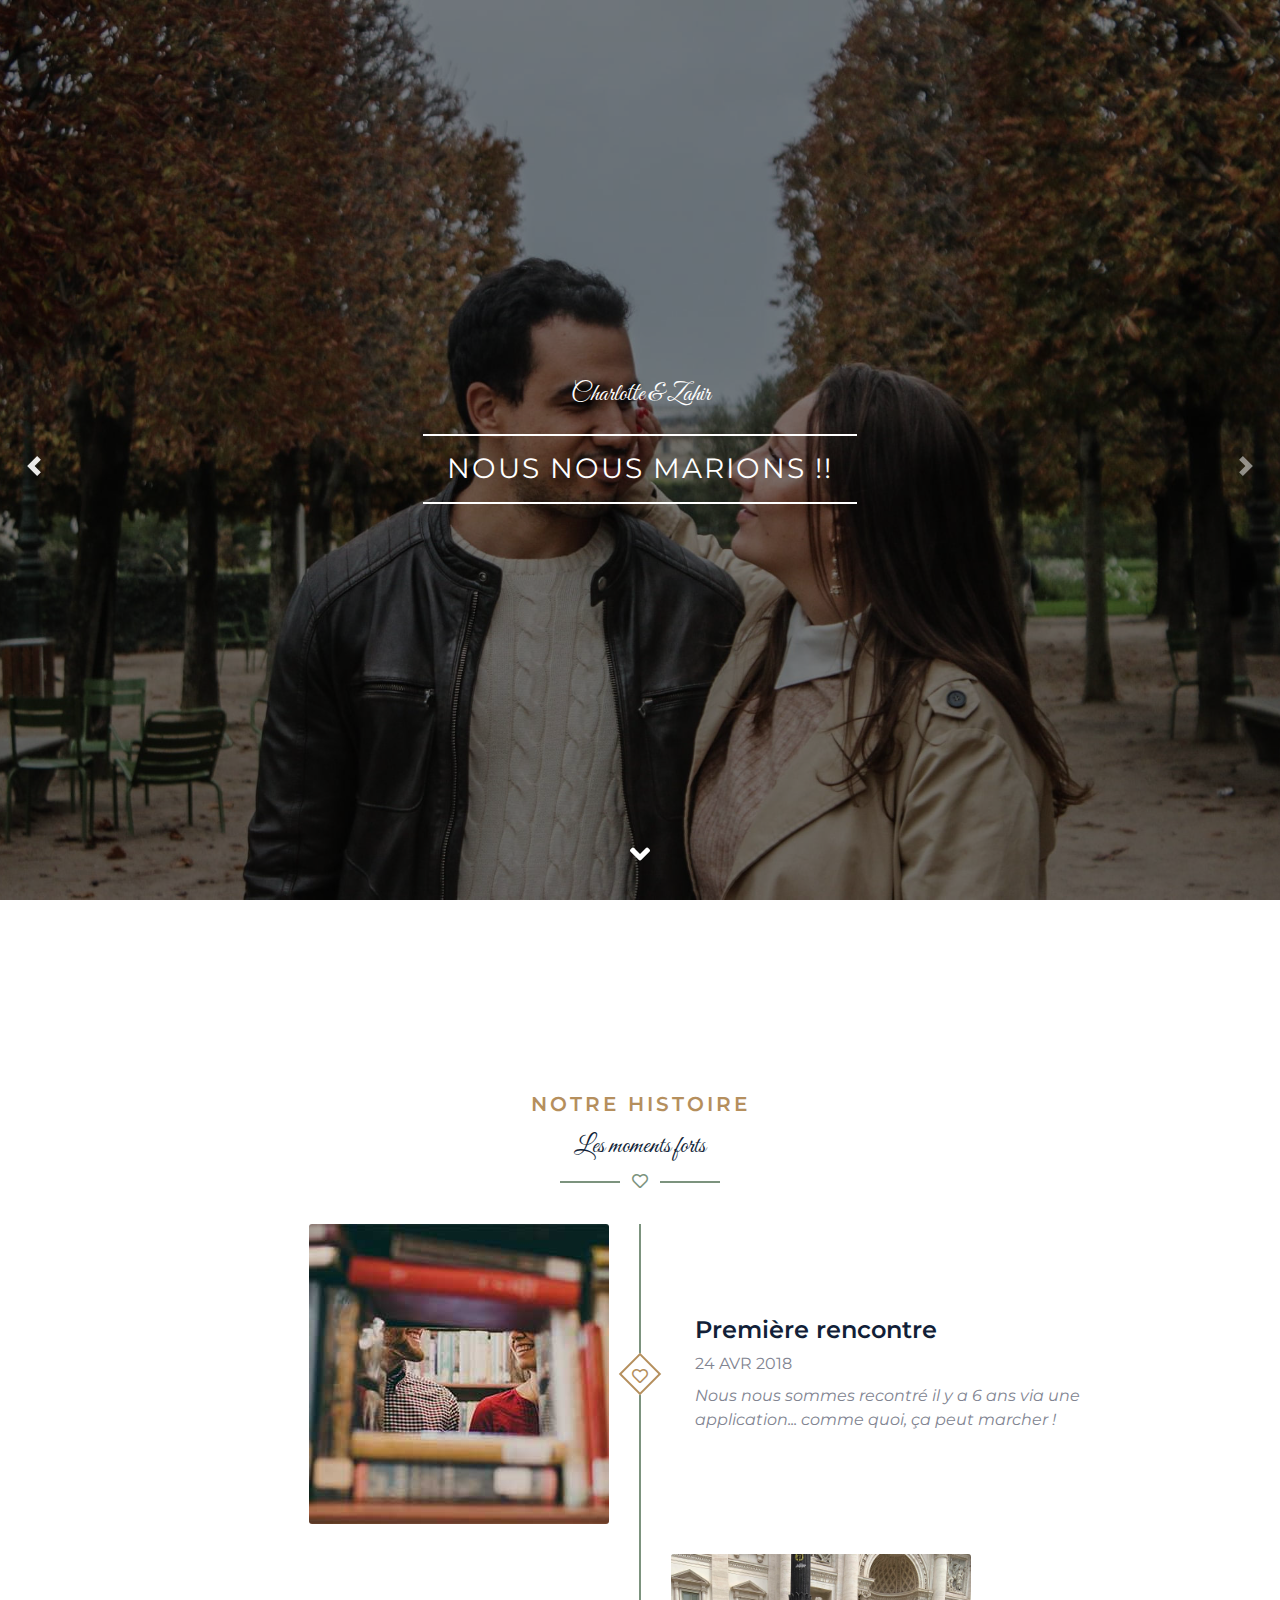
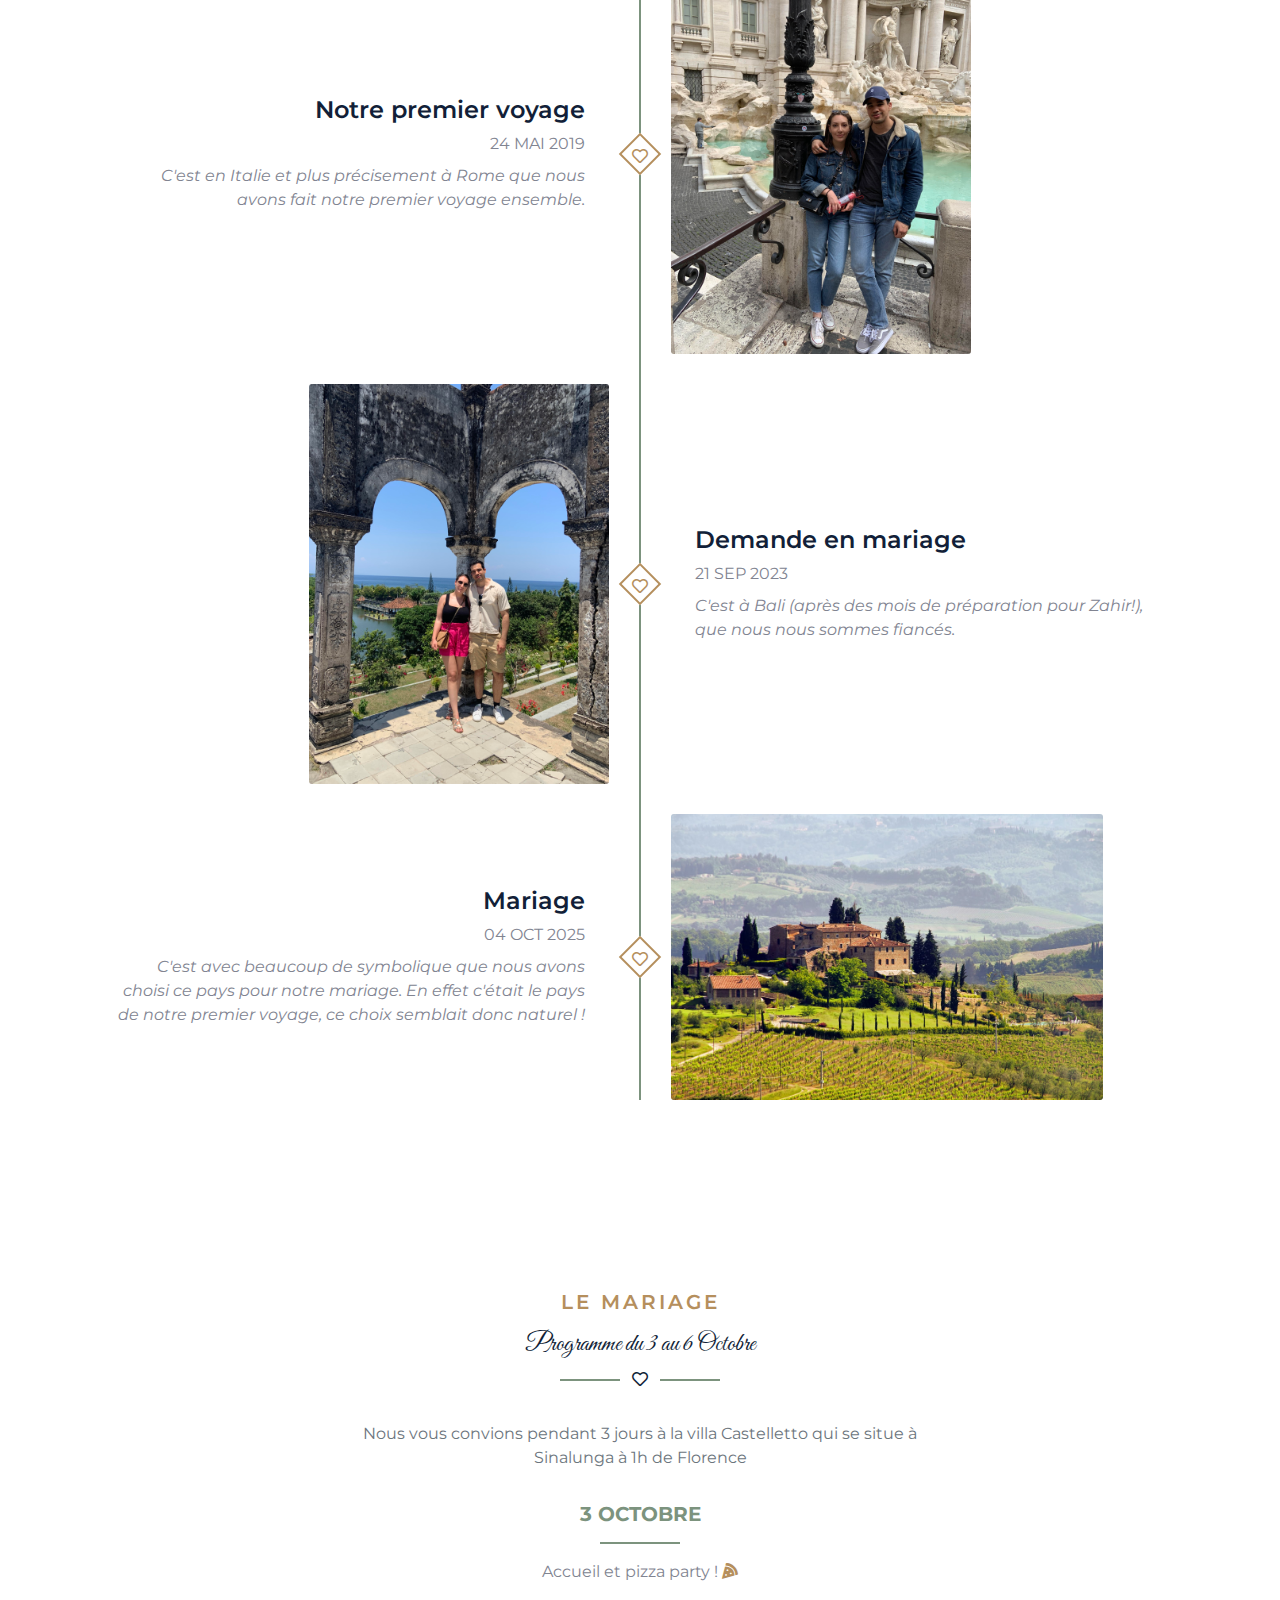
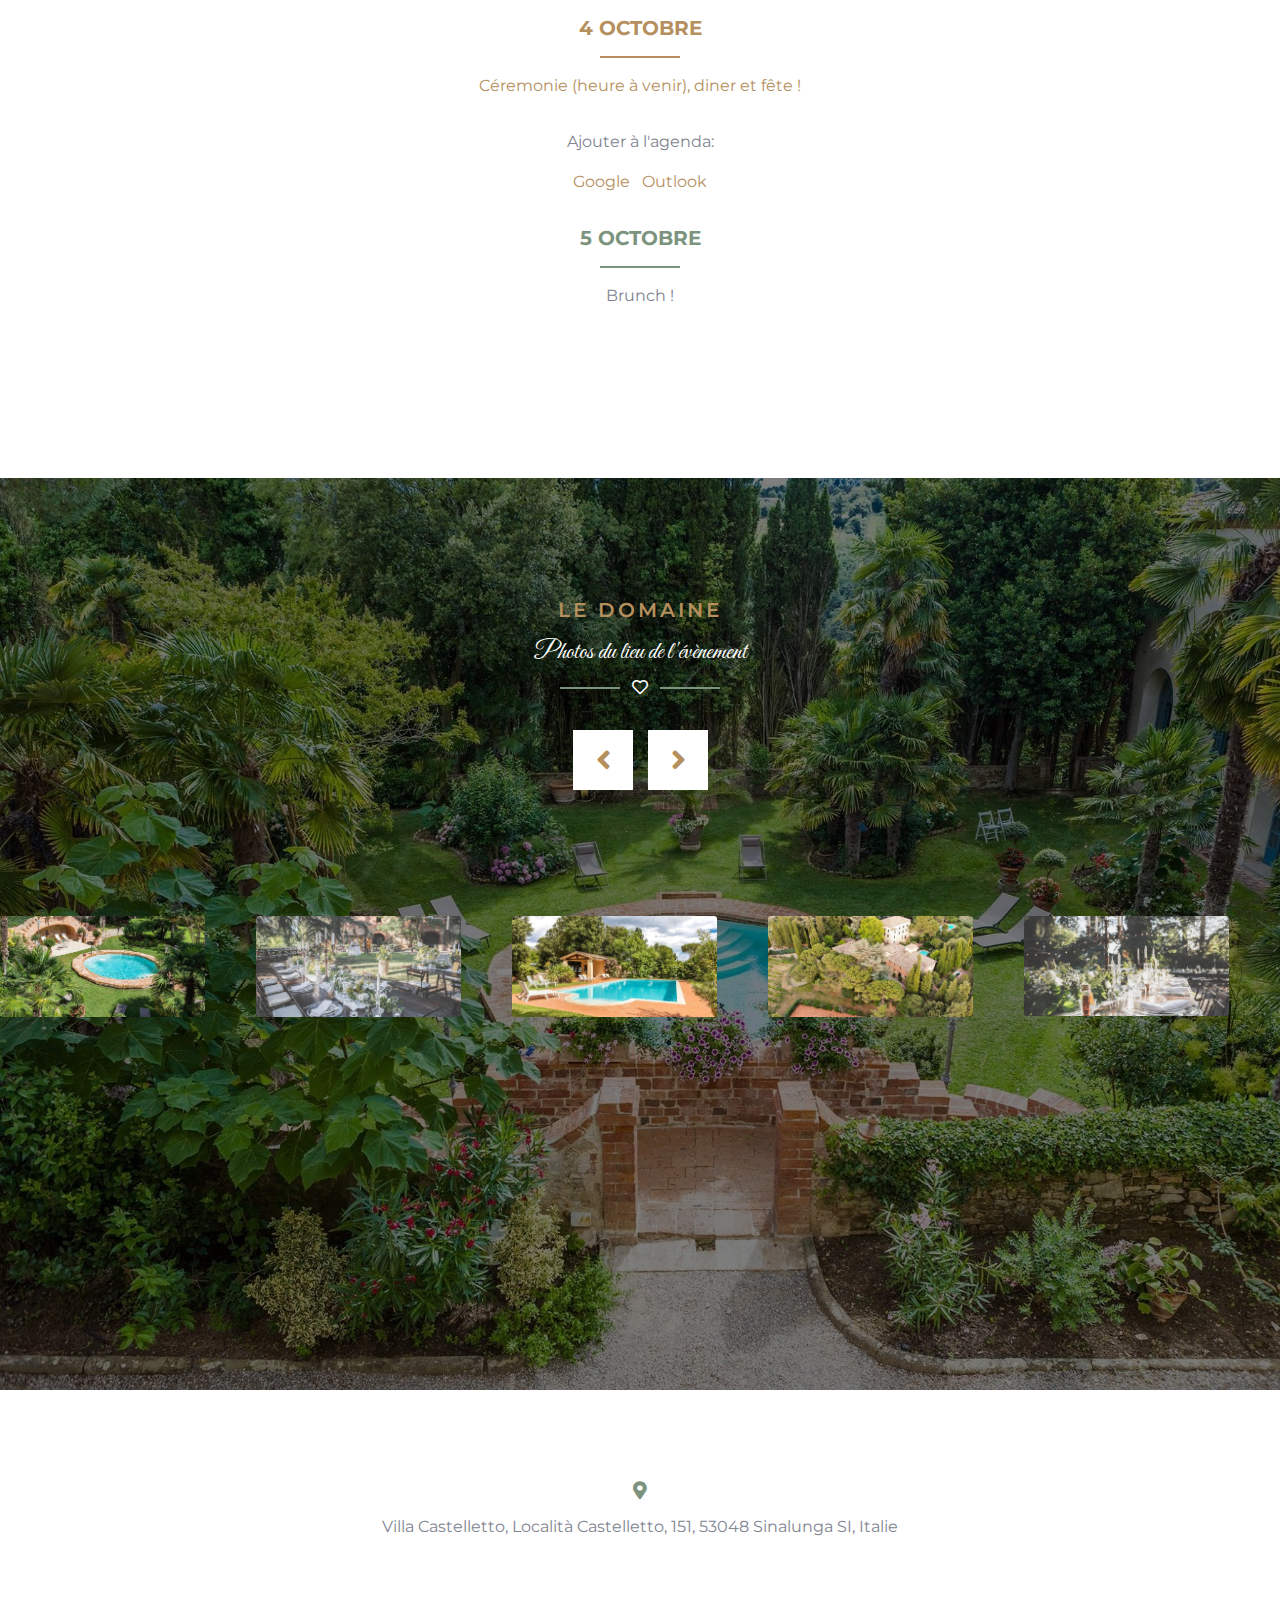
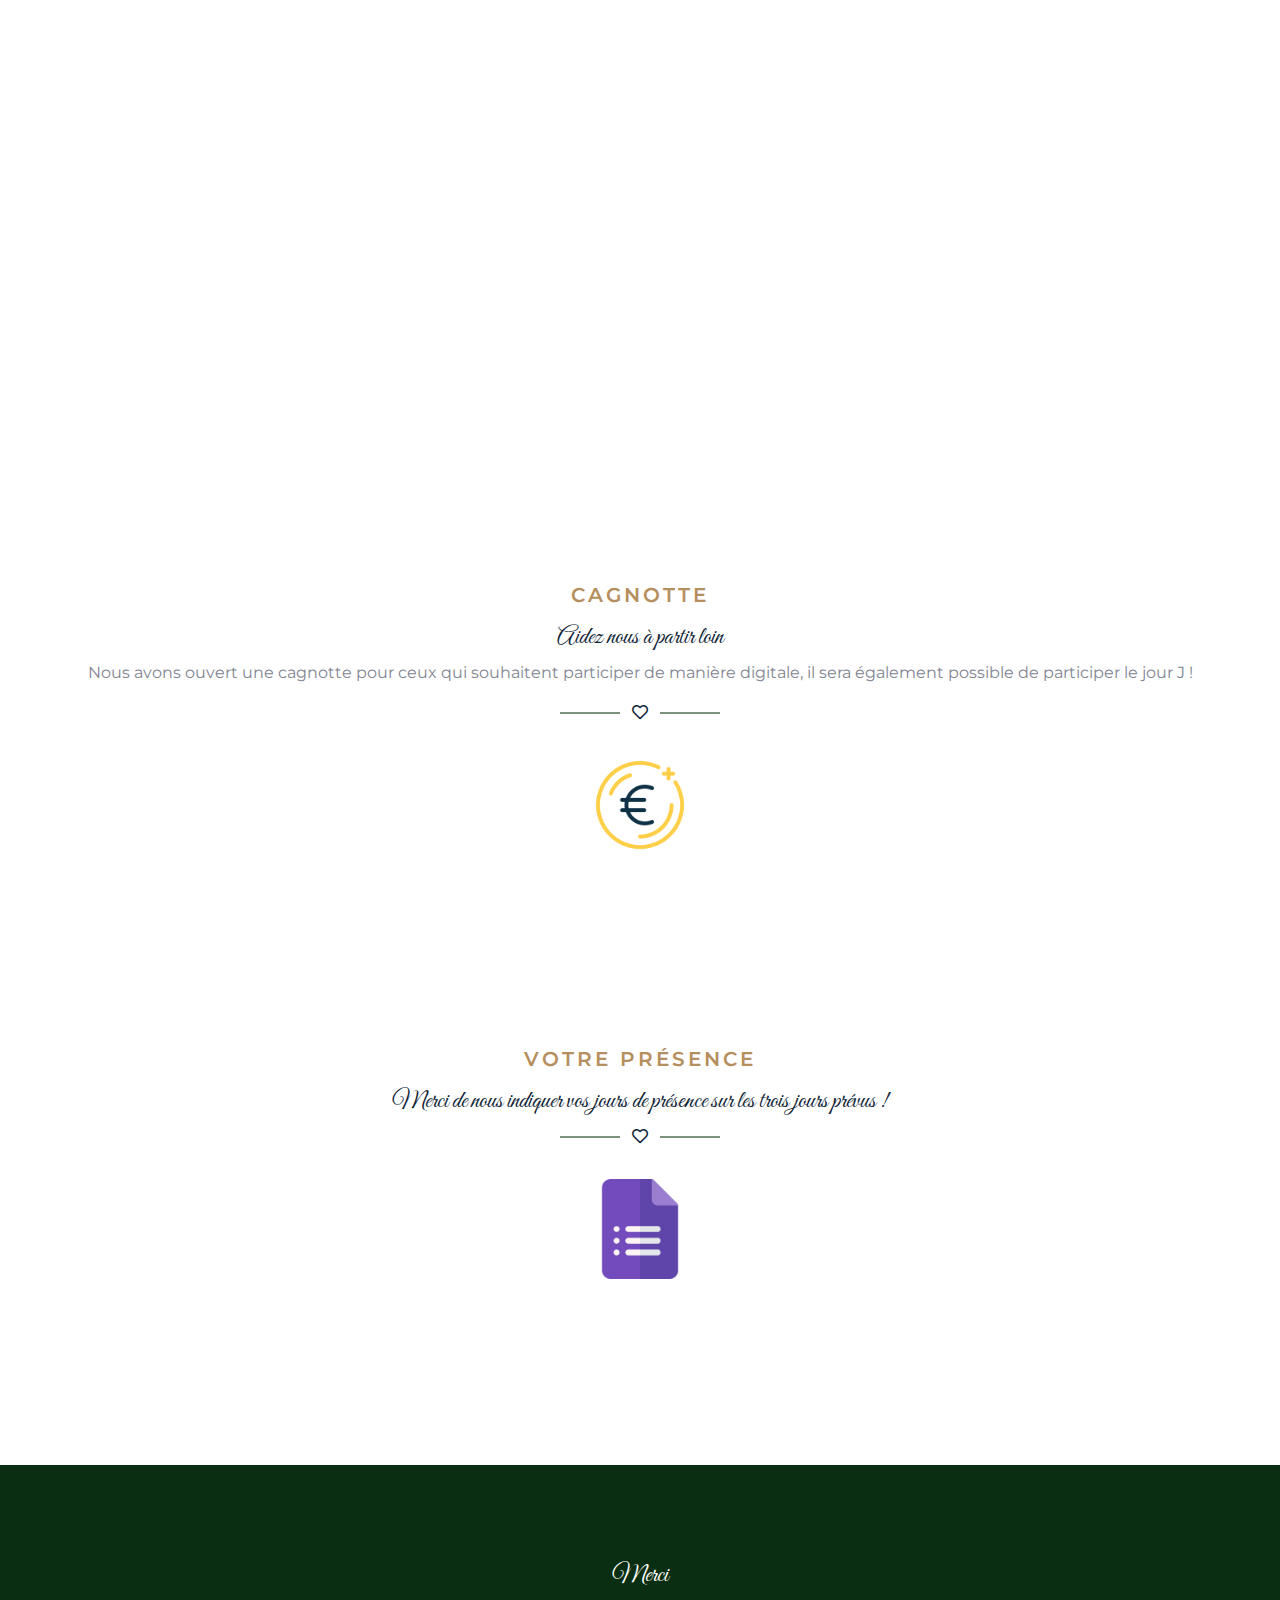
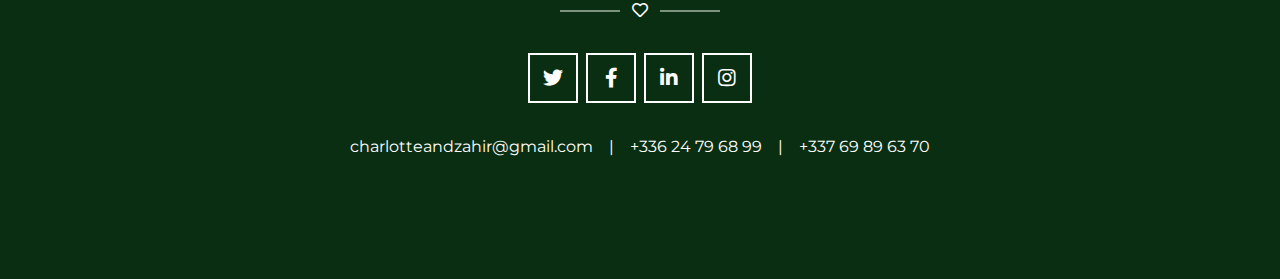
<file: index.html>
<!DOCTYPE html>
<html lang="en">

<head>
    <meta charset="utf-8">
    <title>Charlotte & Zahir</title>
    <meta content="width=device-width, initial-scale=1.0" name="viewport">
    <meta content="Free HTML Templates" name="keywords">
    <meta content="Free HTML Templates" name="description">

    <!-- Favicon -->
    <link href="img/favicon.ico" rel="icon">

    <!-- Google Web Fonts -->
    <link rel="preconnect" href="https://fonts.gstatic.com">
    <link href="https://fonts.googleapis.com/css2?family=Great+Vibes&family=Montserrat:wght@400;600&display=swap" rel="stylesheet"> 

    <!-- Font Awesome -->
    <link href="https://cdnjs.cloudflare.com/ajax/libs/font-awesome/5.10.0/css/all.min.css" rel="stylesheet">

    <!-- Libraries Stylesheet -->
    <link href="lib/owlcarousel/assets/owl.carousel.min.css" rel="stylesheet">
    <link href="lib/lightbox/css/lightbox.min.css" rel="stylesheet">

    <!-- Customized Bootstrap Stylesheet -->
    <link href="css/style.css" rel="stylesheet">
</head>

<body data-spy="scroll" data-target=".navbar" data-offset="51">
    <!-- Navbar Start -->
    <nav class="navbar fixed-top shadow-sm navbar-expand-lg navbar-dark py-3 py-lg-0 px-lg-5" style="background-color: #092e11">
        <a href="index.html" class="navbar-brand d-block d-lg-none">
            <h1 class="font-secondary text-white" style="font-weight:300">Zahir <span class="text-primary">&</span> Charlotte</h1>
        </a>
        <button type="button" class="navbar-toggler" data-toggle="collapse" data-target="#navbarCollapse">
            <span class="navbar-toggler-icon"></span>
        </button>
        <div class="collapse navbar-collapse justify-content-between" id="navbarCollapse">
            <div class="navbar-nav ml-auto py-0">
                <a href="#home" class="nav-item nav-link active">accueil</a>
                <a href="#story" class="nav-item nav-link">Notre histoire</a>
                <a href="#event" class="nav-item nav-link">Le Mariage</a>
            </div>
            <a href="index.html" class="navbar-brand mx-5 d-none d-lg-block">
                <p1 class="font-secondary text-white font-extralight">Charlotte <span class="text-primary">&</span> Zahir</p1>
            </a>
            <div class="navbar-nav mr-auto py-0">
                <a href="#cagnotte" class="nav-item nav-link">cagnotte</a>
                <a href="#rsvp" class="nav-item nav-link">votre présence</a>
                <a href="#contact" class="nav-item nav-link">Contact</a>
            </div>
        </div>
    </nav>
    <!-- Navbar End -->


    <!-- Carousel Start -->
    <div class="container-fluid p-0 mb-5 pb-5" id="home">
        <div id="header-carousel" class="carousel slide carousel-fade" data-ride="carousel">
            <div class="carousel-inner">
                <div class="carousel-item position-relative active" style="height: 100vh; min-height: 400px;">
                    <img class="position-absolute w-100 h-100" src="img/zahir&charlotte3.jpg" style="object-fit: cover;">
                    <div class="carousel-caption d-flex flex-column align-items-center justify-content-center">
                        <div class="p-3" style="max-width: 900px;">
                            <h1 class="display-1 font-secondary text-white mt-n3 mb-md-4" style="font-weight:300">Charlotte & Zahir</h1>
                            <div class="d-inline-block border-top border-bottom border-light py-3 px-4">
                                <h3 class="text-uppercase font-weight-normal text-white m-0" style="letter-spacing: 2px;">Nous nous marions !!</h3>
                            </div>
                        </div>
                    </div>
                </div>
                <div class="carousel-item position-relative" style="height: 100vh; min-height: 400px;">
                    <img class="position-absolute w-100 h-100" src="img/zahir&charlotte4.jpg" style="object-fit: cover;">
                    <div class="carousel-caption d-flex flex-column align-items-center justify-content-center">
                        <div class="p-3" style="max-width: 900px;">
                            <h1 class="display-1 font-secondary text-white mt-n3 mb-md-4" style="font-weight:300">Charlotte & Zahir</h1>
                            <div class="d-inline-block border-top border-bottom border-light py-3 px-4">
                                <h3 class="text-uppercase font-weight-normal text-white m-0" style="letter-spacing: 2px;">NOUS NOUS MARIONS !!</h3>
                            </div>
                        </div>
                    </div>
                </div>
                <div class="carousel-item position-relative" style="height: 100vh; min-height: 400px;">
                    <img class="position-absolute w-100 h-100" src="img/zahir&charlotte2.jpg" style="object-fit: cover;">
                    <div class="carousel-caption d-flex flex-column align-items-center justify-content-center">
                        <div class="p-3" style="max-width: 900px;">
                            <h1 class="display-1 font-secondary text-white mt-n3 mb-md-4" style="font-weight:300">Charlotte & Zahir</h1>
                            <div class="d-inline-block border-top border-bottom border-light py-3 px-4">
                                <h3 class="text-uppercase font-weight-normal text-white m-0" style="letter-spacing: 2px;">NOUS NOUS MARIONS !!</h3>
                            </div>
                        </div>
                    </div>
                </div>
            </div>
            <a class="carousel-control-prev justify-content-start" href="#header-carousel" data-slide="prev">
                <div class="carousel-btn" style="width: 68px; height: 68px; ">
                    <span class="carousel-control-prev-icon" style="margin-top: 40px"></span>
                </div>
            </a>
            <a class="carousel-control-next justify-content-end" href="#header-carousel" data-slide="next">
                <div class="carousel-btn" style="width: 68px; height: 68px;">
                    <span class="carousel-control-next-icon" style="margin-top: 40px"></span>
                </div>
            </a>
        </div>
    </div>
    <!-- Carousel End -->


    <!-- Story Start -->
    <div class="container-fluid py-5" id="story">
        <div class="container pt-5 pb-3">
            <div class="section-title position-relative text-center">
                <h5 class="text-uppercase text-primary mb-3" style="letter-spacing: 3px;">notre histoire</h5>
                <h1 class="font-secondary display-4">Les moments forts</h1>
                <i class="far fa-heart" style="color: #7c937e;"></i>
            </div>
            <div class="container timeline position-relative p-0">
                <div class="row">
                    <div class="col-md-6 text-center text-md-right">
                        <img class="img-fluid mr-md-3" src="img/story-1.jpg" alt="">
                    </div>
                    <div class="col-md-6 text-center text-md-left">
                        <div class="h-100 d-flex flex-column justify-content-center bg-secondary p-4 ml-md-3">
                            <h4 class="mb-2">Première rencontre</h4>
                            <p class="text-uppercase mb-2">24 Avr 2018</p>
                            <p class="m-0"><i>Nous nous sommes recontré il y a 6 ans via une application... comme quoi, ça peut marcher !</i></p>
                        </div>
                    </div>
                </div>
                <div class="row">
                    <div class="col-md-6 text-center text-md-right">
                        <div class="h-100 d-flex flex-column justify-content-center bg-secondary p-4 mr-md-3">
                            <h4 class="mb-2">Notre premier voyage</h4>
                            <p class="text-uppercase mb-2">24 Mai 2019</p>
                            <p class="m-0"><i>C'est en Italie et plus précisement à Rome que nous avons fait notre premier voyage ensemble.</i></p>
                        </div>
                    </div>
                    <div class="col-md-6 text-center text-md-left">
                        <img class="img-fluid ml-md-3" src="img/rome.jpg" alt="" style="width:300px">
                    </div>
                </div>
                <div class="row">
                    <div class="col-md-6 text-center text-md-right">
                        <img class="img-fluid mr-md-3" src="img/bali.jpg" alt="" style="width:300px">
                    </div>
                    <div class="col-md-6 text-center text-md-left">
                        <div class="h-100 d-flex flex-column justify-content-center bg-secondary p-4 ml-md-3">
                            <h4 class="mb-2">Demande en mariage</h4>
                            <p class="text-uppercase mb-2">21 Sep 2023</p>
                            <p class="m-0"><i>C'est à Bali (après des mois de préparation pour Zahir!), que nous nous sommes fiancés.</i></p>
                        </div>
                    </div>
                </div>
                <div class="row">
                    <div class="col-md-6 text-center text-md-right">
                        <div class="h-100 d-flex flex-column justify-content-center bg-secondary p-4 mr-md-3">
                            <h4 class="mb-2">Mariage</h4>
                            <p class="text-uppercase mb-2">04 Oct 2025</p>
                            <p class="m-0"><i>C'est avec beaucoup de symbolique que nous avons choisi ce pays pour notre mariage. En effet c'était le pays de notre premier voyage, ce choix semblait donc naturel !</i></p>
                        </div>
                    </div>
                    <div class="col-md-6 text-center text-md-left">
                        <img class="img-fluid ml-md-3" src="img/toscane.jpeg" alt="">
                    </div>
                </div>
            </div>
        </div>
    </div>
    <!-- Story End -->

    <!-- Event Start -->
    <div class="container-fluid pt-5" id="event" >
        <div class="container-fluid py-5" >
            <div class="section-title position-relative text-center">
                <h5 class="text-uppercase text-primary mb-3" style="letter-spacing: 3px;">LE mariage</h5>
                <h1 class="font-secondary display-4">Programme du 3 au 6 Octobre</h1>
                <i class="far fa-heart text-dark"></i>
            </div>
            <div class="row justify-content-center">
                <div class="col-md-6 text-center">
                    <p class="font-weight-normal text-muted mb-3 pb-3" style="font-size: 16px;">Nous vous convions pendant 3 jours à la villa Castelletto qui se situe à Sinalunga à 1h de Florence</p>
                </div>
            </div>
            <div class="row justify-content-center">
                <div class="col-md-6 text-center">
                    <h5 class="font-weight-bold text-muted" style="color: #7c937e !important;">3 OCTOBRE <hr style="width: 80px; color: #7c937e; border: none; border-top: 2px solid  #7c937e;"></h5>
                    <p class="mb-3 pb-3">Accueil et pizza party ! <i class="fa fa-light fa-pizza-slice" style="color: #b58f5d;"></i></p>
                </div>
            </div>
            <div class="row justify-content-center">
                <div class="col-md-6 text-center">
                    <h5 class="font-weight-bold text-muted" style="color: #b58f5D !important;">4 OCTOBRE <hr style="width: 80px; color: #b58f5D; border: none; border-top: 2px solid  #b58f5D;"></h5>
                    <p class="mb-3 pb-3"  style="color: #b58f5D !important;">Céremonie (heure à venir), diner et fête ! </p>
                    <div class="mb-3 pb-3"><p>Ajouter à l'agenda:</p><a target="_blank" rel="noopener noreferrer"  href="https://calendar.google.com/calendar/render?action=TEMPLATE&amp;dates=20251003T130019Z%2F20251006T110019Z&amp;details=&amp;location=Villa%20Castelletto&amp;text=Zahir%20%26%20Charlotte%20Wedding&amp;trp=false" class="sc-gqjmRU bcNHZG">Google</a><span>&nbsp;&nbsp;&nbsp;</span><a target="_blank" rel="noopener noreferrer" href="https://outlook.live.com/owa/?body=&amp;enddt=20251006T110019&amp;location=Villa%20Castelletto&amp;path=%2Fcalendar%2Faction%2Fcompose&amp;rru=addevent&amp;startdt=20251003T130019&amp;subject=Zahir%20%26%20Charlotte%20Wedding" class="sc-gqjmRU bcNHZG">Outlook</a></div>
                </div>
            </div>
            <div class="row justify-content-center">
                <div class="col-md-6 text-center">
                    <h5 class="font-weight-bold text-muted" style="color: #7c937e !important;">5 OCTOBRE <hr style="width: 80px; color: #7c937e; border: none; border-top: 2px solid  #7c937e;"></h5>
                    <p class="mb-3 pb-3">Brunch !</p>
                </div>
            </div>

        </div>
    </div>


    <div class="container-fluid bg-gallery" id="gallery" style="padding: 120px 0; margin: 90px 0;">
        <div class="section-title position-relative text-center" style="margin-bottom: 120px;">
            <h5 class="text-uppercase text-primary mb-3" style="letter-spacing: 3px;">LE DOMAINE</h5>
            <h1 class="font-secondary display-4 text-white">Photos du lieu de l'évènement</h1>
            <i class="far fa-heart text-white"></i>
        </div>
        <div class="owl-carousel gallery-carousel" style="height:450px">
            <div class="gallery-item mt-5 pt-5">
                <img class="img-fluid w-100" src="img/villa1.jpg" alt="">
                <a href="img/villa1.jpg" data-lightbox="gallery">
                    <i class="fa fa-2x fa-plus text-white"></i>
                </a>
            </div>
            <div class="gallery-item mt-5 pt-5">
                <img class="img-fluid w-100" src="img/villa2.jpg" alt="">
                <a href="img/villa2.jpg" data-lightbox="gallery">
                    <i class="fa fa-2x fa-plus text-white"></i>
                </a>
            </div>
            <div class="gallery-item mt-5 pt-5">
                <img class="img-fluid w-100" src="img/villa3.jpg" alt="">
                <a href="img/villa3.jpg" data-lightbox="gallery">
                    <i class="fa fa-2x fa-plus text-white"></i>
                </a>
            </div>
            <div class="gallery-item mt-5 pt-5">
                <img class="img-fluid w-100" src="img/villa4.jpg" alt="">
                <a href="img/villa4.jpg" data-lightbox="gallery">
                    <i class="fa fa-2x fa-plus text-white"></i>
                </a>
            </div>
            <div class="gallery-item mt-5 pt-5">
                <img class="img-fluid w-100" src="img/villa5.jpg" alt="">
                <a href="img/villa5.jpg" data-lightbox="gallery">
                    <i class="fa fa-2x fa-plus text-white"></i>
                </a>
            </div>
            <div class="gallery-item mt-5 pt-5">
                <img class="img-fluid w-100" src="img/villa6.jpg" alt="">
                <a href="img/villa6.jpg" data-lightbox="gallery">
                    <i class="fa fa-2x fa-plus text-white"></i>
                </a>
            </div>
        </div>
    </div>

    <div >
        <div class="text-center">
            <div class="row justify-content-center mb-3 pd-3">
                <div class="col-md-6 text-center mb-3 pd-3">
                    <p class="fas fa-map-marker-alt" style="font-size:18px;color:#7c937e"></p>
                    <br />
                    <span>Villa Castelletto, Località Castelletto, 151, 53048 Sinalunga SI, Italie<br /></span>
                </div>
            </div>
            <div class="row justify-content-center mb-3 pd-3">
                <div class="google-maps justify-content-center" style="width: 800px; height: 500px">
                    <iframe class="rounded" src="https://www.google.com/maps/embed?pb=!1m18!1m12!1m3!1d33109.30491807174!2d11.695922919868249!3d43.21463548836202!2m3!1f0!2f0!3f0!3m2!1i1024!2i768!4f13.1!3m3!1m2!1s0x132be071a0de86f1%3A0xb48cef6a8f12304f!2sVilla%20Castelletto!5e0!3m2!1sfr!2sfr!4v1706284104843!5m2!1sfr!2sfr" width="500" height="450" style="border:0; width:100px; height:100px;" allowfullscreen="" loading="lazy" referrerpolicy="no-referrer-when-downgrade"></iframe>
                </div>

            </div>

        </div>
    </div>



    <!-- Event End -->

    <!-- Cagnotte Start -->
    <div class="container-fluid py-5" id="cagnotte">
        <div class="container py-5">
            <div class="section-title position-relative text-center">
                <h5 class="text-uppercase text-primary mb-3" style="letter-spacing: 3px;">Cagnotte</h5>
                <h1 class="font-secondary display-4">Aidez nous à partir loin</h1>
                <p>Nous avons ouvert une cagnotte pour ceux qui souhaitent participer de manière digitale, il sera également possible de participer le jour J ! </p>
                <i class="far fa-heart text-dark"></i>
            </div>
            <div class="row justify-content-center">
                <div class="text-center">
                    <a href="https://lydia-app.com/pots?id=30900-mariage-zahir-charlotte" target="_blank"><img  width="100" height="100" src="img/cagnotte.png" alt=""></a>
                </div>
            </div>
        </div>
    </div>
    <!-- cagnotte End -->


    <!-- RSVP Start -->
    <div class="container-fluid py-5" id="rsvp">
        <div class="container py-5">
            <div class="section-title position-relative text-center">
                <h5 class="text-uppercase text-primary mb-3" style="letter-spacing: 3px;">Votre présence</h5>
                <h1 class="font-secondary display-4">Merci de nous indiquer vos jours de présence sur les trois jours prévus !</h1>
                <i class="far fa-heart text-dark"></i>
            </div>
            <div class="row justify-content-center">
                    <div class="text-center">
                        <a href="https://docs.google.com/forms/d/1rk60inSpEW6X0xx_kfczWadHrr_YHarDNJz_qWq604E/viewform?edit_requested=true"  target="_blank"><img  width="100" height="100" src="img/google-forms.png" alt=""></a>
                    </div>
                </div>
        </div>
    </div>
    <!-- RSVP End -->

    <!-- Footer Start -->
    <div class="container-fluid text-white py-5" id="contact" style="background-color: #092e11; margin-top: 90px;">
        <div class="container text-center py-5">
            <div class="section-title position-relative text-center">
                <h1 class="font-secondary display-3 text-white">Merci</h1>
                <i class="far fa-heart text-white"></i>
            </div>
            <div class="d-flex justify-content-center mb-4">
                <a class="btn btn-lg btn-outline-light btn-lg-square mr-2" href="#"><i class="fab fa-twitter"></i></a>
                <a class="btn btn-lg btn-outline-light btn-lg-square mr-2" href="#"><i class="fab fa-facebook-f"></i></a>
                <a class="btn btn-lg btn-outline-light btn-lg-square mr-2" href="#"><i class="fab fa-linkedin-in"></i></a>
                <a class="btn btn-lg btn-outline-light btn-lg-square" href="#"><i class="fab fa-instagram"></i></a>
            </div>
            <div class="d-flex justify-content-center py-2">
                <a class="text-white" href="mailto:charlotteandzahir@gmail.com">charlotteandzahir@gmail.com</a>
                <span class="px-3">|</span>
                <p class="text-white" href="#">+336 24 79 68 99</p>
                <span class="px-3">|</span>
                <p class="text-white" href="#">+337 69 89 63 70</p>
            </div>
        </div>
    </div>
    <!-- Footer End -->


    <!-- Scroll to Bottom -->
    <i class="fa fa-2x fa-angle-down text-white scroll-to-bottom"></i>

    <!-- Back to Top -->
    <a href="#" class="btn btn-lg btn-outline-primary btn-lg-square back-to-top"><i class="fa fa-angle-double-up"></i></a>


    <!-- JavaScript Libraries -->
    <script src="https://code.jquery.com/jquery-3.4.1.min.js"></script>
    <script src="https://stackpath.bootstrapcdn.com/bootstrap/4.4.1/js/bootstrap.bundle.min.js"></script>
    <script src="lib/easing/easing.min.js"></script>
    <script src="lib/waypoints/waypoints.min.js"></script>
    <script src="lib/owlcarousel/owl.carousel.min.js"></script>
    <script src="lib/isotope/isotope.pkgd.min.js"></script>
    <script src="lib/lightbox/js/lightbox.min.js"></script>

    <!-- Template Javascript -->
    <script src="js/main.js"></script>
</body>

</html>
</file>
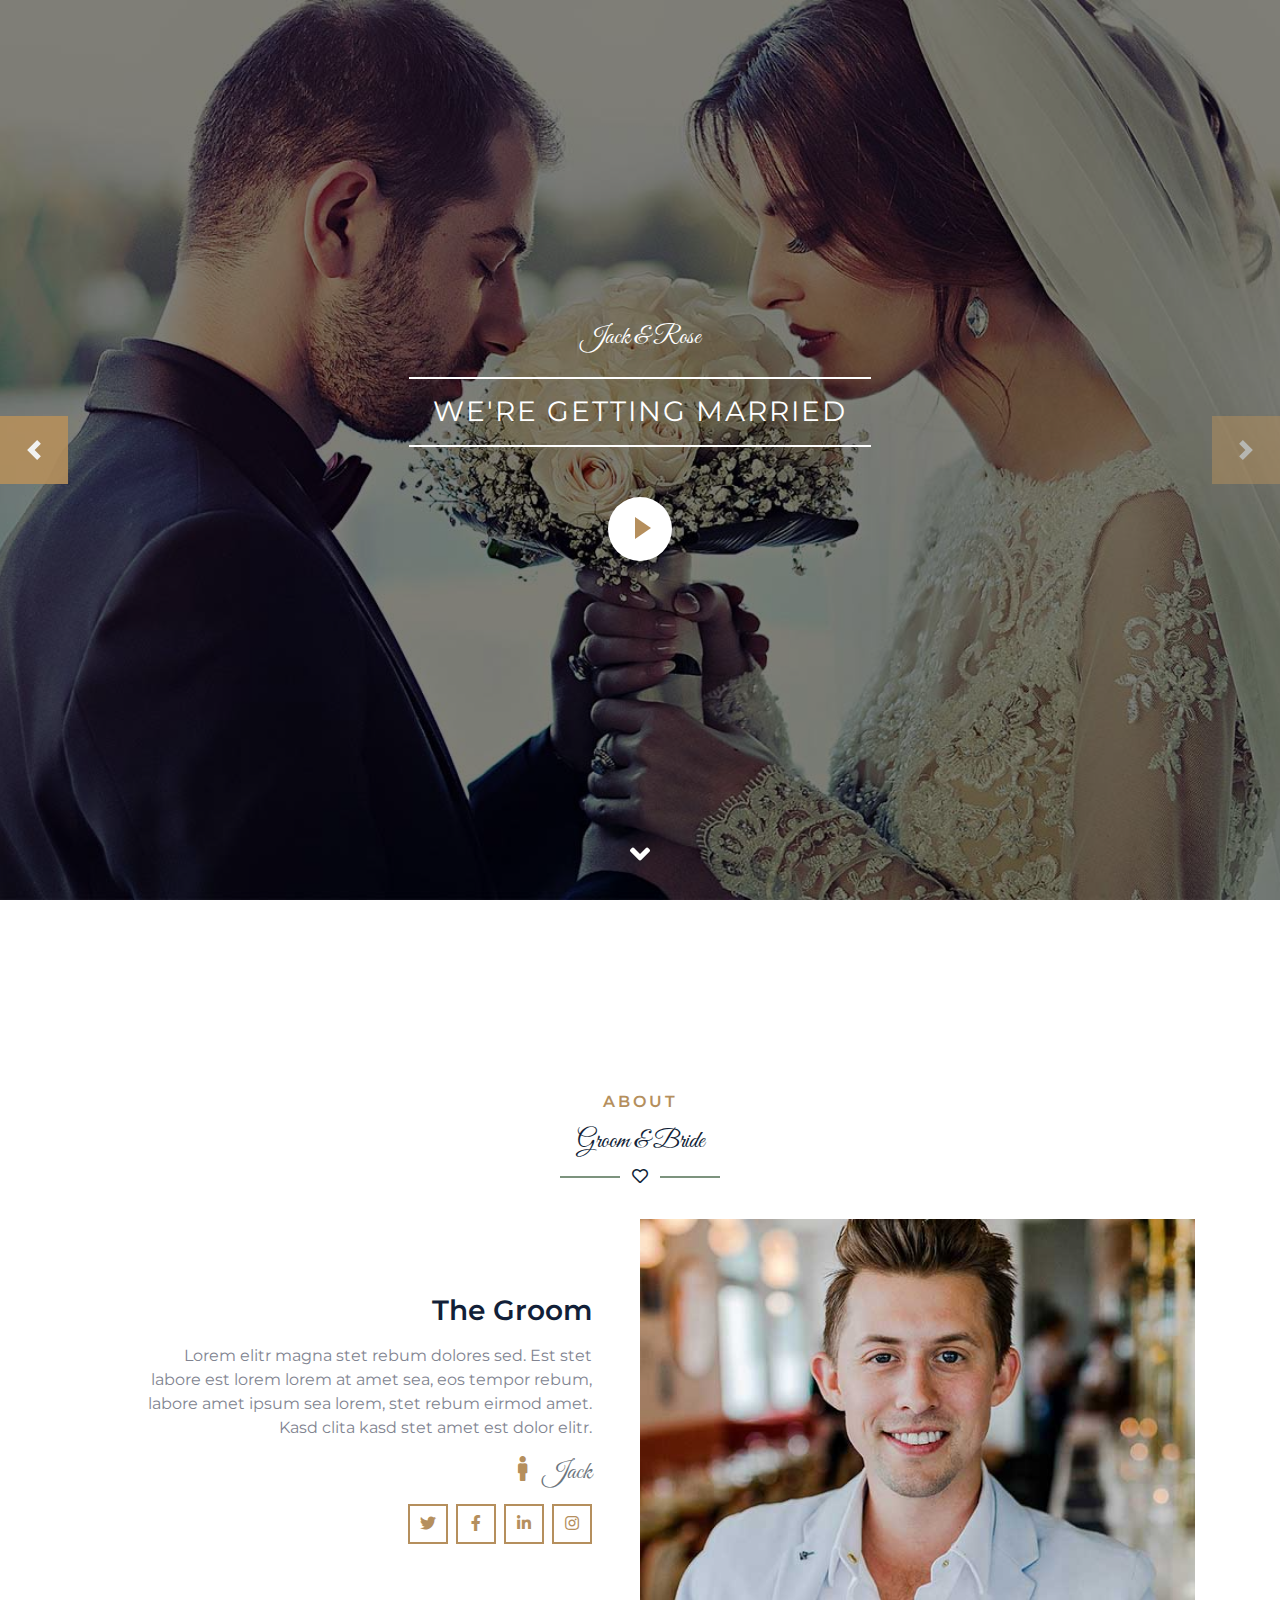
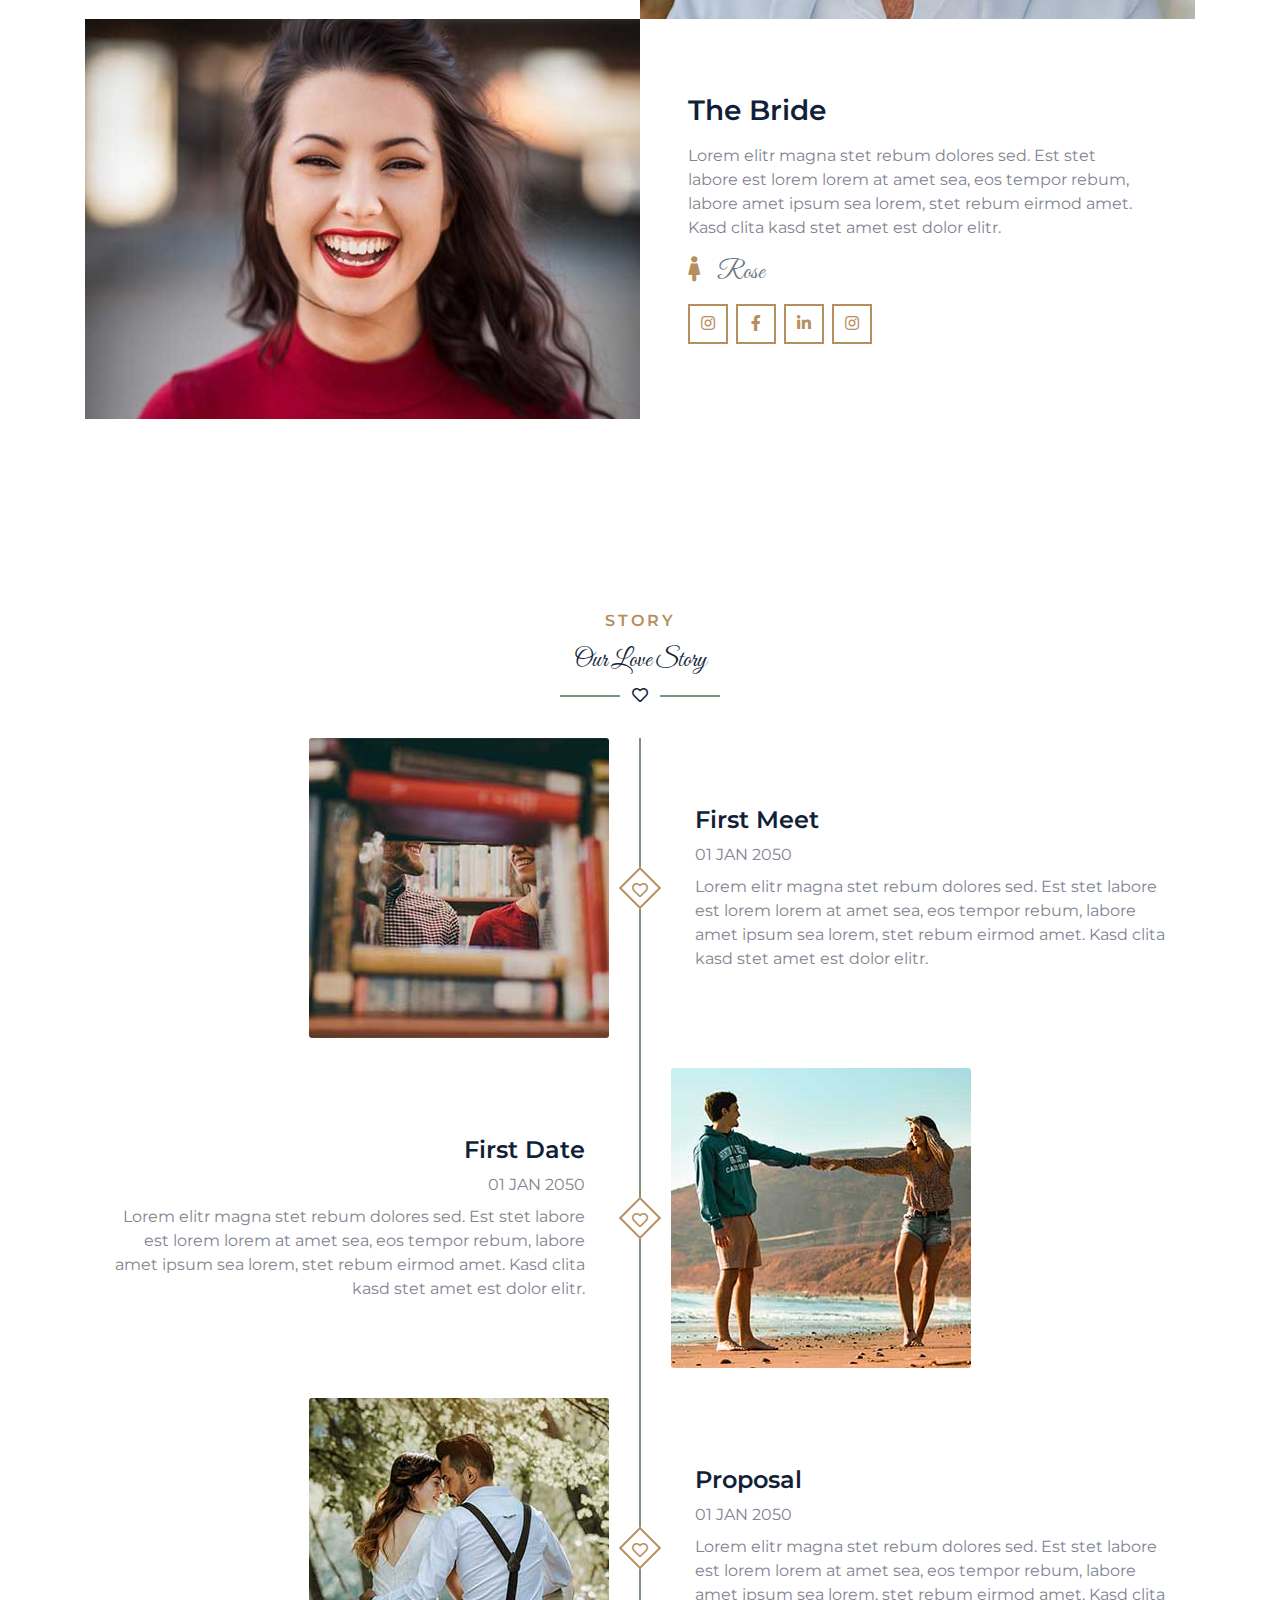
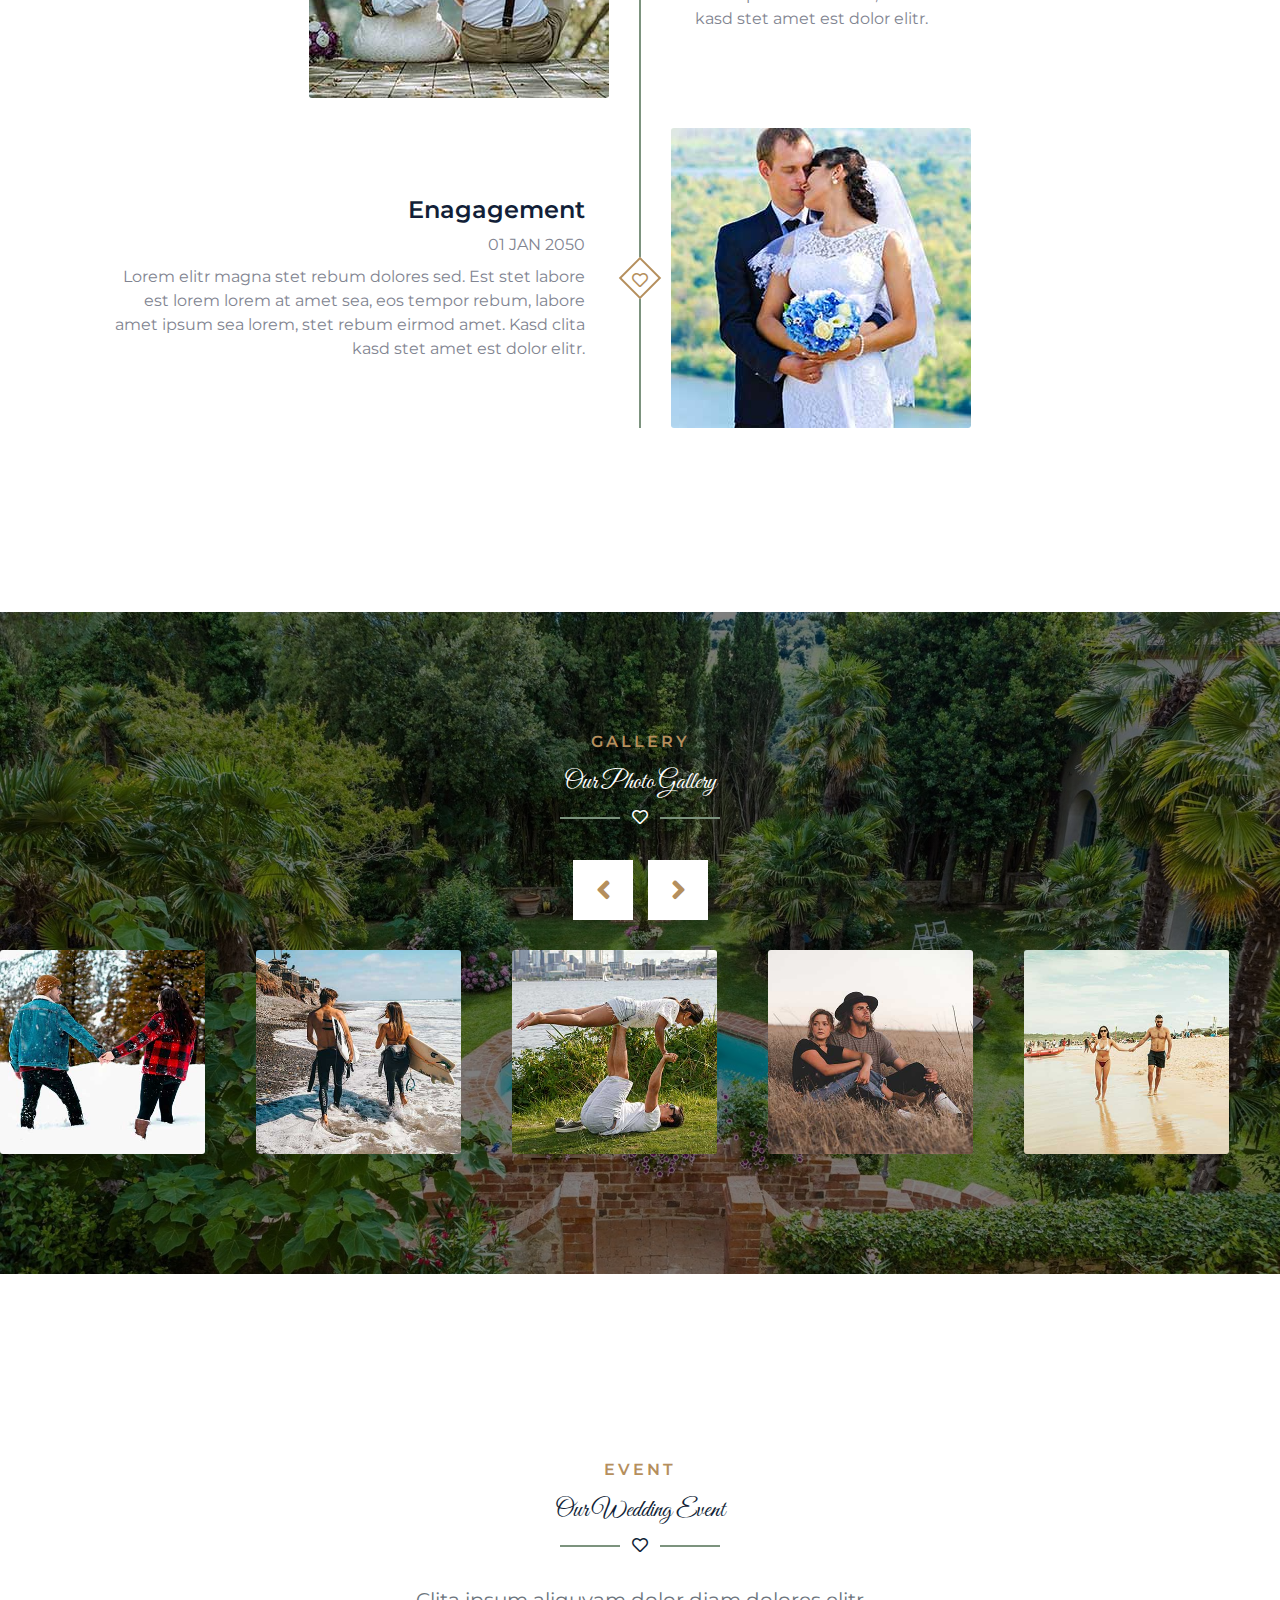
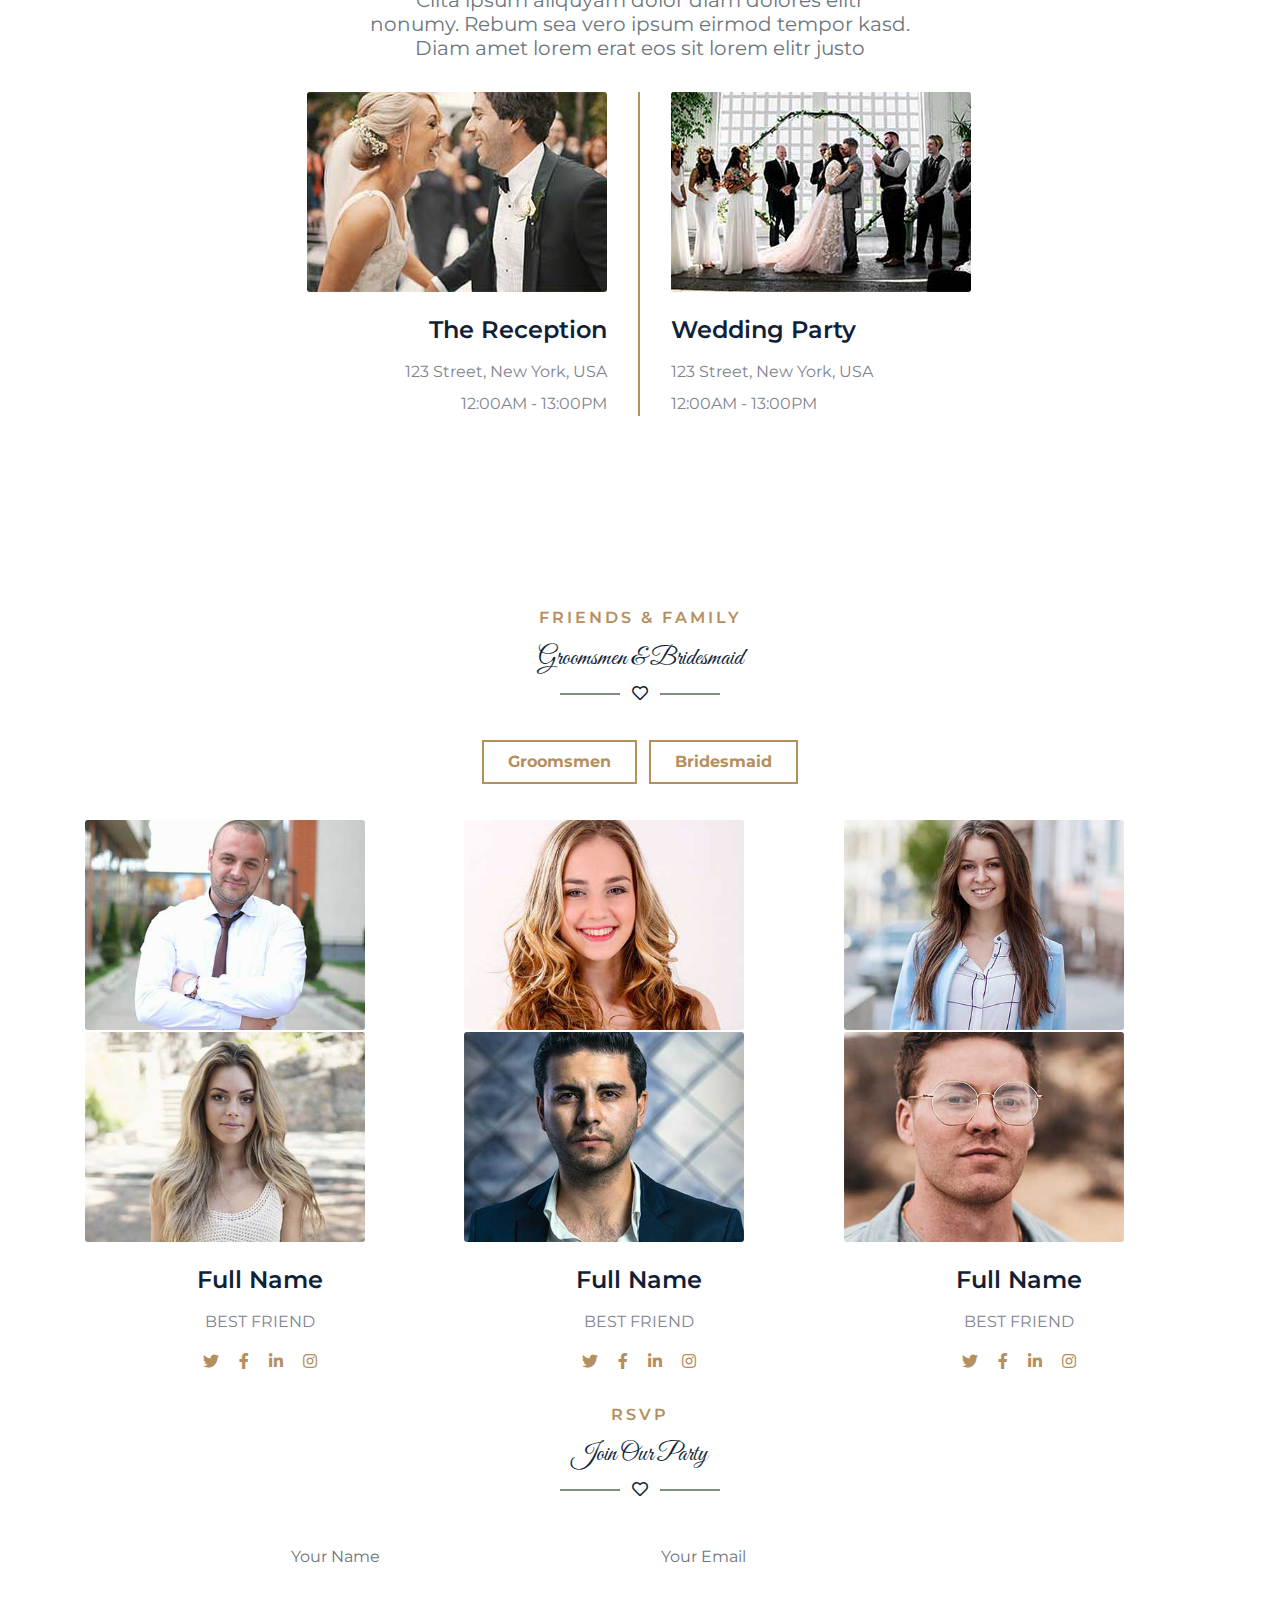
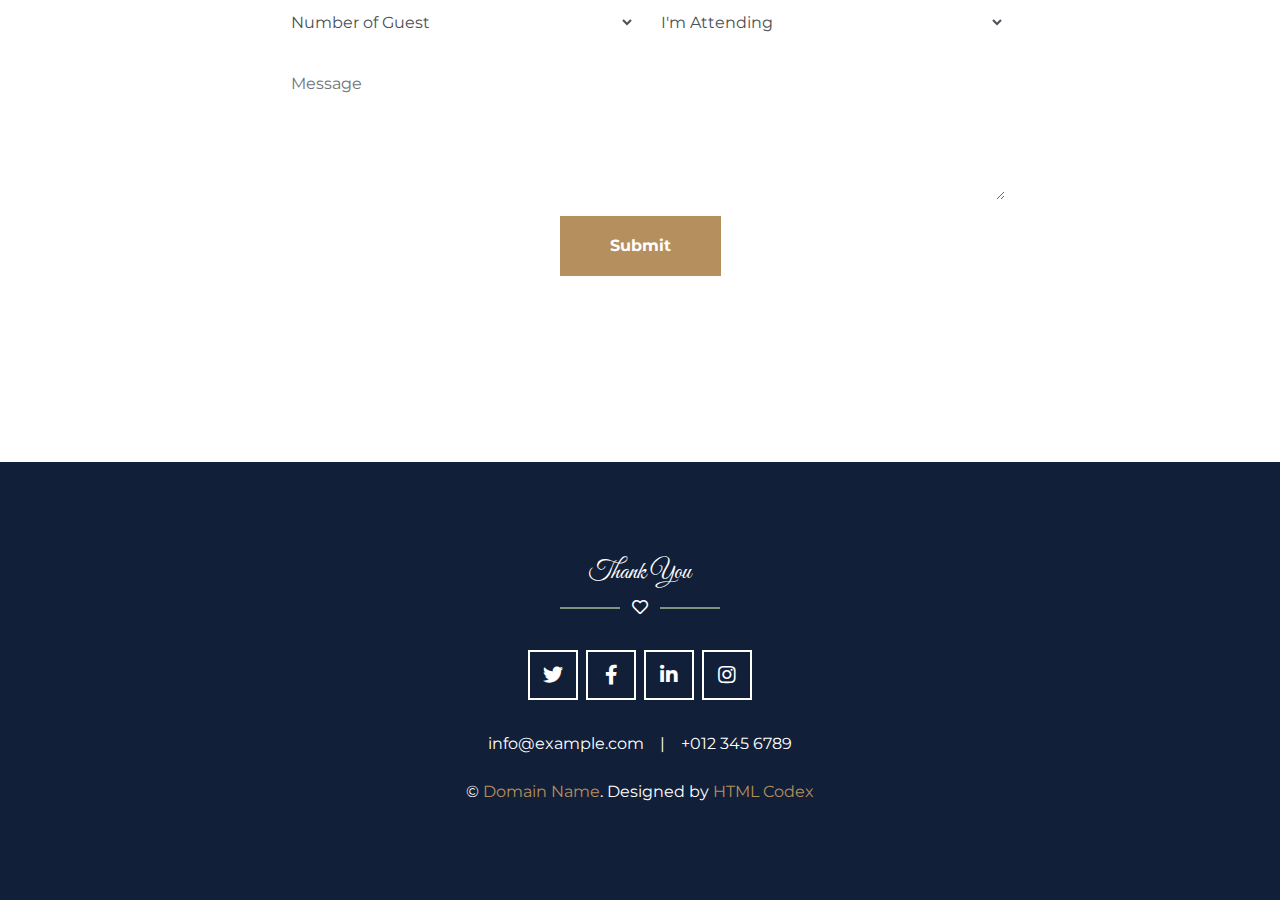
<file: index22.html>
<!DOCTYPE html>
<html lang="en">

<head>
    <meta charset="utf-8">
    <title>Zahir & Charlotte Website Template</title>
    <meta content="width=device-width, initial-scale=1.0" name="viewport">
    <meta content="Free HTML Templates" name="keywords">
    <meta content="Free HTML Templates" name="description">

    <!-- Favicon -->
    <link href="img/favicon.ico" rel="icon">

    <!-- Google Web Fonts -->
    <link rel="preconnect" href="https://fonts.gstatic.com">
    <link href="https://fonts.googleapis.com/css2?family=Great+Vibes&family=Montserrat:wght@400;600&display=swap" rel="stylesheet"> 

    <!-- Font Awesome -->
    <link href="https://cdnjs.cloudflare.com/ajax/libs/font-awesome/5.10.0/css/all.min.css" rel="stylesheet">

    <!-- Libraries Stylesheet -->
    <link href="lib/owlcarousel/assets/owl.carousel.min.css" rel="stylesheet">
    <link href="lib/lightbox/css/lightbox.min.css" rel="stylesheet">

    <!-- Customized Bootstrap Stylesheet -->
    <link href="css/style.css" rel="stylesheet">
</head>

<body data-spy="scroll" data-target=".navbar" data-offset="51">
    <!-- Navbar Start -->
    <nav class="navbar fixed-top shadow-sm navbar-expand-lg bg-dark navbar-dark py-3 py-lg-0 px-lg-5">
        <a href="index.html" class="navbar-brand d-block d-lg-none">
            <h1 class="font-secondary text-white mb-n2">Zahir <span class="text-primary">&</span> Charlotte</h1>
        </a>
        <button type="button" class="navbar-toggler" data-toggle="collapse" data-target="#navbarCollapse">
            <span class="navbar-toggler-icon"></span>
        </button>
        <div class="collapse navbar-collapse justify-content-between" id="navbarCollapse">
            <div class="navbar-nav ml-auto py-0">
                <a href="#home" class="nav-item nav-link active">Home</a>
                <a href="#about" class="nav-item nav-link">About</a>
                <a href="#story" class="nav-item nav-link">Story</a>
                <a href="#gallery" class="nav-item nav-link">Gallery</a>
            </div>
            <a href="index.html" class="navbar-brand mx-5 d-none d-lg-block">
                <h1 class="font-secondary text-white mb-n2">Jack <span class="text-primary">&</span> Rose</h1>
            </a>
            <div class="navbar-nav mr-auto py-0">
                <a href="#family" class="nav-item nav-link">Family</a>
                <a href="#event" class="nav-item nav-link">Event</a>
                <a href="#rsvp" class="nav-item nav-link">RSVP</a>
                <a href="#contact" class="nav-item nav-link">Contact</a>
            </div>
        </div>
    </nav>
    <!-- Navbar End -->


    <!-- Carousel Start -->
    <div class="container-fluid p-0 mb-5 pb-5" id="home">
        <div id="header-carousel" class="carousel slide carousel-fade" data-ride="carousel">
            <div class="carousel-inner">
                <div class="carousel-item position-relative active" style="height: 100vh; min-height: 400px;">
                    <img class="position-absolute w-100 h-100" src="img/carousel-1.jpg" style="object-fit: cover;">
                    <div class="carousel-caption d-flex flex-column align-items-center justify-content-center">
                        <div class="p-3" style="max-width: 900px;">
                            <h1 class="display-1 font-secondary text-white mt-n3 mb-md-4">Jack & Rose</h1>
                            <div class="d-inline-block border-top border-bottom border-light py-3 px-4">
                                <h3 class="text-uppercase font-weight-normal text-white m-0" style="letter-spacing: 2px;">We're getting married</h3>
                            </div>
                            <button type="button" class="btn-play mx-auto" data-toggle="modal"
                                data-src="https://www.youtube.com/embed/DWRcNpR6Kdc" data-target="#videoModal">
                                <span></span>
                            </button>
                        </div>
                    </div>
                </div>
                <div class="carousel-item position-relative" style="height: 100vh; min-height: 400px;">
                    <img class="position-absolute w-100 h-100" src="img/carousel-2.jpg" style="object-fit: cover;">
                    <div class="carousel-caption d-flex flex-column align-items-center justify-content-center">
                        <div class="p-3" style="max-width: 900px;">
                            <h1 class="display-1 font-secondary text-white mt-n3 mb-md-4">Jack & Rose</h1>
                            <div class="d-inline-block border-top border-bottom border-light py-3 px-4">
                                <h3 class="text-uppercase font-weight-normal text-white m-0" style="letter-spacing: 2px;">We're getting married</h3>
                            </div>
                            <button type="button" class="btn-play mx-auto" data-toggle="modal"
                                data-src="https://www.youtube.com/embed/DWRcNpR6Kdc" data-target="#videoModal">
                                <span></span>
                            </button>
                        </div>
                    </div>
                </div>
            </div>
            <a class="carousel-control-prev justify-content-start" href="#header-carousel" data-slide="prev">
                <div class="btn btn-primary px-0" style="width: 68px; height: 68px;">
                    <span class="carousel-control-prev-icon mt-3"></span>
                </div>
            </a>
            <a class="carousel-control-next justify-content-end" href="#header-carousel" data-slide="next">
                <div class="btn btn-primary px-0" style="width: 68px; height: 68px;">
                    <span class="carousel-control-next-icon mt-3"></span>
                </div>
            </a>
        </div>
    </div>
    <!-- Carousel End -->


    <!-- Video Modal Start -->
    <div class="modal fade" id="videoModal" tabindex="-1" role="dialog" aria-labelledby="exampleModalLabel" aria-hidden="true">
        <div class="modal-dialog" role="document">
            <div class="modal-content">
                <div class="modal-body">
                    <button type="button" class="close" data-dismiss="modal" aria-label="Close">
                        <span aria-hidden="true">&times;</span>
                    </button>        
                    <!-- 16:9 aspect ratio -->
                    <div class="embed-responsive embed-responsive-16by9">
                        <iframe class="embed-responsive-item" src="" id="video"  allowscriptaccess="always" allow="autoplay"></iframe>
                    </div>
                </div>
            </div>
        </div>
    </div>
    <!-- Video Modal End -->


    <!-- About Start -->
    <div class="container-fluid py-5" id="about">
        <div class="container py-5">
            <div class="section-title position-relative text-center">
                <h6 class="text-uppercase text-primary mb-3" style="letter-spacing: 3px;">About</h6>
                <h1 class="font-secondary display-4">Groom & Bride</h1>
                <i class="far fa-heart text-dark"></i>
            </div>
            <div class="row m-0 mb-4 mb-md-0 pb-2 pb-md-0">
                <div class="col-md-6 p-0 text-center text-md-right">
                    <div class="h-100 d-flex flex-column justify-content-center bg-secondary p-5">
                        <h3 class="mb-3">The Groom</h3>
                        <p>Lorem elitr magna stet rebum dolores sed. Est stet labore est lorem lorem at amet sea, eos tempor rebum, labore amet ipsum sea lorem, stet rebum eirmod amet. Kasd clita kasd stet amet est dolor elitr.</p>
                        <h3 class="font-secondary font-weight-normal text-muted mb-3"><i class="fa fa-male text-primary pr-3"></i>Jack</h3>
                        <div class="position-relative">
                            <a class="btn btn-outline-primary btn-square mr-1" href="#"><i class="fab fa-twitter"></i></a>
                            <a class="btn btn-outline-primary btn-square mr-1" href="#"><i class="fab fa-facebook-f"></i></a>
                            <a class="btn btn-outline-primary btn-square mr-1" href="#"><i class="fab fa-linkedin-in"></i></a>
                            <a class="btn btn-outline-primary btn-square" href="#"><i class="fab fa-instagram"></i></a>
                        </div>
                    </div>
                </div>
                <div class="col-md-6 p-0" style="min-height: 400px;">
                    <img class="position-absolute w-100 h-100" src="img/about-1.jpg" style="object-fit: cover;">
                </div>
            </div>
            <div class="row m-0">
                <div class="col-md-6 p-0" style="min-height: 400px;">
                    <img class="position-absolute w-100 h-100" src="img/about-2.jpg" style="object-fit: cover;">
                </div>
                <div class="col-md-6 p-0 text-center text-md-left">
                    <div class="h-100 d-flex flex-column justify-content-center bg-secondary p-5">
                        <h3 class="mb-3">The Bride</h3>
                        <p>Lorem elitr magna stet rebum dolores sed. Est stet labore est lorem lorem at amet sea, eos tempor rebum, labore amet ipsum sea lorem, stet rebum eirmod amet. Kasd clita kasd stet amet est dolor elitr.</p>
                        <h3 class="font-secondary font-weight-normal text-muted mb-3"><i class="fa fa-female text-primary pr-3"></i>Rose</h3>
                        <div class="position-relative">
                            <a class="btn btn-outline-primary btn-square mr-1" href="#"><i class="fab fa-instagram"></i></a>
                            <a class="btn btn-outline-primary btn-square mr-1" href="#"><i class="fab fa-facebook-f"></i></a>
                            <a class="btn btn-outline-primary btn-square mr-1" href="#"><i class="fab fa-linkedin-in"></i></a>
                            <a class="btn btn-outline-primary btn-square" href="#"><i class="fab fa-instagram"></i></a>
                        </div>
                    </div>
                </div>
            </div>
        </div>
    </div>
    <!-- About End -->


    <!-- Story Start -->
    <div class="container-fluid py-5" id="story">
        <div class="container pt-5 pb-3">
            <div class="section-title position-relative text-center">
                <h6 class="text-uppercase text-primary mb-3" style="letter-spacing: 3px;">Story</h6>
                <h1 class="font-secondary display-4">Our Love Story</h1>
                <i class="far fa-heart text-dark"></i>
            </div>
            <div class="container timeline position-relative p-0">
                <div class="row">
                    <div class="col-md-6 text-center text-md-right">
                        <img class="img-fluid mr-md-3" src="img/story-1.jpg" alt="">
                    </div>
                    <div class="col-md-6 text-center text-md-left">
                        <div class="h-100 d-flex flex-column justify-content-center bg-secondary p-4 ml-md-3">
                            <h4 class="mb-2">First Meet</h4>
                            <p class="text-uppercase mb-2">01 Jan 2050</p>
                            <p class="m-0">Lorem elitr magna stet rebum dolores sed. Est stet labore est lorem lorem at amet sea, eos tempor rebum, labore amet ipsum sea lorem, stet rebum eirmod amet. Kasd clita kasd stet amet est dolor elitr.</p>
                        </div>
                    </div>
                </div>
                <div class="row">
                    <div class="col-md-6 text-center text-md-right">
                        <div class="h-100 d-flex flex-column justify-content-center bg-secondary p-4 mr-md-3">
                            <h4 class="mb-2">First Date</h4>
                            <p class="text-uppercase mb-2">01 Jan 2050</p>
                            <p class="m-0">Lorem elitr magna stet rebum dolores sed. Est stet labore est lorem lorem at amet sea, eos tempor rebum, labore amet ipsum sea lorem, stet rebum eirmod amet. Kasd clita kasd stet amet est dolor elitr.</p>
                        </div>
                    </div>
                    <div class="col-md-6 text-center text-md-left">
                        <img class="img-fluid ml-md-3" src="img/story-2.jpg" alt="">
                    </div>
                </div>
                <div class="row">
                    <div class="col-md-6 text-center text-md-right">
                        <img class="img-fluid mr-md-3" src="img/story-3.jpg" alt="">
                    </div>
                    <div class="col-md-6 text-center text-md-left">
                        <div class="h-100 d-flex flex-column justify-content-center bg-secondary p-4 ml-md-3">
                            <h4 class="mb-2">Proposal</h4>
                            <p class="text-uppercase mb-2">01 Jan 2050</p>
                            <p class="m-0">Lorem elitr magna stet rebum dolores sed. Est stet labore est lorem lorem at amet sea, eos tempor rebum, labore amet ipsum sea lorem, stet rebum eirmod amet. Kasd clita kasd stet amet est dolor elitr.</p>
                        </div>
                    </div>
                </div>
                <div class="row">
                    <div class="col-md-6 text-center text-md-right">
                        <div class="h-100 d-flex flex-column justify-content-center bg-secondary p-4 mr-md-3">
                            <h4 class="mb-2">Enagagement</h4>
                            <p class="text-uppercase mb-2">01 Jan 2050</p>
                            <p class="m-0">Lorem elitr magna stet rebum dolores sed. Est stet labore est lorem lorem at amet sea, eos tempor rebum, labore amet ipsum sea lorem, stet rebum eirmod amet. Kasd clita kasd stet amet est dolor elitr.</p>
                        </div>
                    </div>
                    <div class="col-md-6 text-center text-md-left">
                        <img class="img-fluid ml-md-3" src="img/story-4.jpg" alt="">
                    </div>
                </div>
            </div>
        </div>
    </div>
    <!-- Story End -->


    <!-- Gallery Start -->
    <div class="container-fluid bg-gallery" id="gallery" style="padding: 120px 0; margin: 90px 0;">
        <div class="section-title position-relative text-center" style="margin-bottom: 120px;">
            <h6 class="text-uppercase text-primary mb-3" style="letter-spacing: 3px;">Gallery</h6>
            <h1 class="font-secondary display-4 text-white">Our Photo Gallery</h1>
            <i class="far fa-heart text-white"></i>
        </div>
        <div class="owl-carousel gallery-carousel">
            <div class="gallery-item">
                <img class="img-fluid w-100" src="img/gallery-1.jpg" alt="">
                <a href="img/gallery-1.jpg" data-lightbox="gallery">
                    <i class="fa fa-2x fa-plus text-white"></i>
                </a>
            </div>
            <div class="gallery-item">
                <img class="img-fluid w-100" src="img/gallery-2.jpg" alt="">
                <a href="img/gallery-2.jpg" data-lightbox="gallery">
                    <i class="fa fa-2x fa-plus text-white"></i>
                </a>
            </div>
            <div class="gallery-item">
                <img class="img-fluid w-100" src="img/gallery-3.jpg" alt="">
                <a href="img/gallery-3.jpg" data-lightbox="gallery">
                    <i class="fa fa-2x fa-plus text-white"></i>
                </a>
            </div>
            <div class="gallery-item">
                <img class="img-fluid w-100" src="img/gallery-4.jpg" alt="">
                <a href="img/gallery-4.jpg" data-lightbox="gallery">
                    <i class="fa fa-2x fa-plus text-white"></i>
                </a>
            </div>
            <div class="gallery-item">
                <img class="img-fluid w-100" src="img/gallery-5.jpg" alt="">
                <a href="img/gallery-5.jpg" data-lightbox="gallery">
                    <i class="fa fa-2x fa-plus text-white"></i>
                </a>
            </div>
            <div class="gallery-item">
                <img class="img-fluid w-100" src="img/gallery-6.jpg" alt="">
                <a href="img/gallery-6.jpg" data-lightbox="gallery">
                    <i class="fa fa-2x fa-plus text-white"></i>
                </a>
            </div>
        </div>
    </div>
    <!-- Gallery End -->


    <!-- Event Start -->
    <div class="container-fluid py-5" id="event">
        <div class="container py-5">
            <div class="section-title position-relative text-center">
                <h6 class="text-uppercase text-primary mb-3" style="letter-spacing: 3px;">Event</h6>
                <h1 class="font-secondary display-4">Our Wedding Event</h1>
                <i class="far fa-heart text-dark"></i>
            </div>
            <div class="row justify-content-center">
                <div class="col-md-6 text-center">
                    <h5 class="font-weight-normal text-muted mb-3 pb-3">Clita ipsum aliquyam dolor diam dolores elitr nonumy. Rebum sea vero ipsum eirmod tempor kasd. Diam amet lorem erat eos sit lorem elitr justo</h5>
                </div>
            </div>
            <div class="row">
                <div class="col-md-6 border-right border-primary">
                    <div class="text-center text-md-right mr-md-3 mb-4 mb-md-0">
                        <img class="img-fluid mb-4" src="img/event-1.jpg" alt="">
                        <h4 class="mb-3">The Reception</h4>
                        <p class="mb-2">123 Street, New York, USA</p>
                        <p class="mb-0">12:00AM - 13:00PM</p>
                    </div>
                </div>
                <div class="col-md-6">
                    <div class="text-center text-md-left ml-md-3">
                        <img class="img-fluid mb-4" src="img/event-2.jpg" alt="">
                        <h4 class="mb-3">Wedding Party</h4>
                        <p class="mb-2">123 Street, New York, USA</p>
                        <p class="mb-0">12:00AM - 13:00PM</p>
                    </div>
                </div>
            </div>
        </div>
    </div>
    <!-- Event End -->


    <!-- Friends & Family Start -->
    <div class="container-fluid py-5" id="family">
        <div class="container pt-5 pb-3">
            <div class="section-title position-relative text-center">
                <h6 class="text-uppercase text-primary mb-3" style="letter-spacing: 3px;">Friends & Family</h6>
                <h1 class="font-secondary display-4">Groomsmen & Bridesmaid</h1>
                <i class="far fa-heart text-dark"></i>
            </div>
            <div class="row">
                <div class="col-12 text-center mb-2">
                    <ul class="list-inline mb-4" id="portfolio-flters">
                        <li class="btn btn-outline-primary font-weight-bold m-1 py-2 px-4" data-filter=".first">Groomsmen</li>
                        <li class="btn btn-outline-primary font-weight-bold m-1 py-2 px-4" data-filter=".second">Bridesmaid</li>
                    </ul>
                </div>
            </div>
            <div class="row portfolio-container">
                <div class="col-lg-4 col-md-6 mb-4 portfolio-item first">
                    <div class="position-relative mb-2">
                        <img class="img-fluid w-100" src="img/groomsmen-1.jpg" alt="">
                        <div class="bg-secondary text-center p-4">
                            <h4 class="mb-3">Full Name</h4>
                            <p class="text-uppercase">Best Friend</p>
                            <div class="d-inline-block">
                                <a class="mx-2" href="#"><i class="fab fa-twitter"></i></a>
                                <a class="mx-2" href="#"><i class="fab fa-facebook-f"></i></a>
                                <a class="mx-2" href="#"><i class="fab fa-linkedin-in"></i></a>
                                <a class="mx-2" href="#"><i class="fab fa-instagram"></i></a>
                            </div>
                        </div>
                    </div>
                </div>
                <div class="col-lg-4 col-md-6 mb-4 portfolio-item second">
                    <div class="position-relative mb-2">
                        <img class="img-fluid w-100" src="img/bridesmaid-1.jpg" alt="">
                        <div class="bg-secondary text-center p-4">
                            <h4 class="mb-3">Full Name</h4>
                            <p class="text-uppercase">Best Friend</p>
                            <div class="d-inline-block">
                                <a class="mx-2" href="#"><i class="fab fa-twitter"></i></a>
                                <a class="mx-2" href="#"><i class="fab fa-facebook-f"></i></a>
                                <a class="mx-2" href="#"><i class="fab fa-linkedin-in"></i></a>
                                <a class="mx-2" href="#"><i class="fab fa-instagram"></i></a>
                            </div>
                        </div>
                    </div>
                </div>
                <div class="col-lg-4 col-md-6 mb-4 portfolio-item first">
                    <div class="position-relative mb-2">
                        <img class="img-fluid w-100" src="img/groomsmen-2.jpg" alt="">
                        <div class="bg-secondary text-center p-4">
                            <h4 class="mb-3">Full Name</h4>
                            <p class="text-uppercase">Best Friend</p>
                            <div class="d-inline-block">
                                <a class="mx-2" href="#"><i class="fab fa-twitter"></i></a>
                                <a class="mx-2" href="#"><i class="fab fa-facebook-f"></i></a>
                                <a class="mx-2" href="#"><i class="fab fa-linkedin-in"></i></a>
                                <a class="mx-2" href="#"><i class="fab fa-instagram"></i></a>
                            </div>
                        </div>
                    </div>
                </div>
                <div class="col-lg-4 col-md-6 mb-4 portfolio-item second">
                    <div class="position-relative mb-2">
                        <img class="img-fluid w-100" src="img/bridesmaid-2.jpg" alt="">
                        <div class="bg-secondary text-center p-4">
                            <h4 class="mb-3">Full Name</h4>
                            <p class="text-uppercase">Best Friend</p>
                            <div class="d-inline-block">
                                <a class="mx-2" href="#"><i class="fab fa-twitter"></i></a>
                                <a class="mx-2" href="#"><i class="fab fa-facebook-f"></i></a>
                                <a class="mx-2" href="#"><i class="fab fa-linkedin-in"></i></a>
                                <a class="mx-2" href="#"><i class="fab fa-instagram"></i></a>
                            </div>
                        </div>
                    </div>
                </div>
                <div class="col-lg-4 col-md-6 mb-4 portfolio-item first">
                    <div class="position-relative mb-2">
                        <img class="img-fluid w-100" src="img/groomsmen-3.jpg" alt="">
                        <div class="bg-secondary text-center p-4">
                            <h4 class="mb-3">Full Name</h4>
                            <p class="text-uppercase">Best Friend</p>
                            <div class="d-inline-block">
                                <a class="mx-2" href="#"><i class="fab fa-twitter"></i></a>
                                <a class="mx-2" href="#"><i class="fab fa-facebook-f"></i></a>
                                <a class="mx-2" href="#"><i class="fab fa-linkedin-in"></i></a>
                                <a class="mx-2" href="#"><i class="fab fa-instagram"></i></a>
                            </div>
                        </div>
                    </div>
                </div>
                <div class="col-lg-4 col-md-6 mb-4 portfolio-item second">
                    <div class="position-relative mb-2">
                        <img class="img-fluid w-100" src="img/bridesmaid-3.jpg" alt="">
                        <div class="bg-secondary text-center p-4">
                            <h4 class="mb-3">Full Name</h4>
                            <p class="text-uppercase">Best Friend</p>
                            <div class="d-inline-block">
                                <a class="mx-2" href="#"><i class="fab fa-twitter"></i></a>
                                <a class="mx-2" href="#"><i class="fab fa-facebook-f"></i></a>
                                <a class="mx-2" href="#"><i class="fab fa-linkedin-in"></i></a>
                                <a class="mx-2" href="#"><i class="fab fa-instagram"></i></a>
                            </div>
                        </div>
                    </div>
                </div>
            </div>
        </div>
    </div>
    <!-- Friends & Family End -->


    <!-- RSVP Start -->
    <div class="container-fluid py-5" id="rsvp">
        <div class="container py-5">
            <div class="section-title position-relative text-center">
                <h6 class="text-uppercase text-primary mb-3" style="letter-spacing: 3px;">RSVP</h6>
                <h1 class="font-secondary display-4">Join Our Party</h1>
                <i class="far fa-heart text-dark"></i>
            </div>
            <div class="row justify-content-center">
                <div class="col-lg-8">
                    <div class="text-center">
                        <form>
                            <div class="form-row">
                                <div class="form-group col-sm-6">
                                    <input type="text" class="form-control bg-secondary border-0 py-4 px-3" placeholder="Your Name"/>
                                </div>
                                <div class="form-group col-sm-6">
                                    <input type="email" class="form-control bg-secondary border-0 py-4 px-3" placeholder="Your Email"/>
                                </div>
                            </div>
                            <div class="form-row">
                                <div class="form-group col-sm-6">
                                    <select class="form-control bg-secondary border-0" style="height: 52px;">
                                        <option>Number of Guest</option>
                                        <option>1</option>
                                        <option>2</option>
                                        <option>3</option>
                                        <option>4</option>
                                    </select>
                                </div>
                                <div class="form-group col-sm-6">
                                    <select class="form-control bg-secondary border-0" style="height: 52px;">
                                        <option>I'm Attending</option>
                                        <option>All Events</option>
                                        <option>Wedding Party</option>
                                    </select>
                                </div>
                            </div>
                            <div class="form-group">
                                <textarea class="form-control bg-secondary border-0 py-2 px-3" rows="5" placeholder="Message" required="required"></textarea>
                            </div>
                            <div>
                                <button class="btn btn-primary font-weight-bold py-3 px-5" type="submit">Submit</button>
                            </div>
                        </form>
                    </div>
                </div>
            </div>
        </div>
    </div>
    <!-- RSVP End -->


    <!-- Footer Start -->
    <div class="container-fluid bg-dark text-white py-5" id="contact" style="margin-top: 90px;">
        <div class="container text-center py-5">
            <div class="section-title position-relative text-center">
                <h1 class="font-secondary display-3 text-white">Thank You</h1>
                <i class="far fa-heart text-white"></i>
            </div>
            <div class="d-flex justify-content-center mb-4">
                <a class="btn btn-lg btn-outline-light btn-lg-square mr-2" href="#"><i class="fab fa-twitter"></i></a>
                <a class="btn btn-lg btn-outline-light btn-lg-square mr-2" href="#"><i class="fab fa-facebook-f"></i></a>
                <a class="btn btn-lg btn-outline-light btn-lg-square mr-2" href="#"><i class="fab fa-linkedin-in"></i></a>
                <a class="btn btn-lg btn-outline-light btn-lg-square" href="#"><i class="fab fa-instagram"></i></a>
            </div>
            <div class="d-flex justify-content-center py-2">
                <p class="text-white" href="#">info@example.com</p>
                <span class="px-3">|</span>
                <p class="text-white" href="#">+012 345 6789</p>
            </div>
            <p class="m-0">&copy; <a class="text-primary" href="#">Domain Name</a>. Designed by <a class="text-primary" href="https://htmlcodex.com">HTML Codex</a>
            </p>
        </div>
    </div>
    <!-- Footer End -->


    <!-- Scroll to Bottom -->
    <i class="fa fa-2x fa-angle-down text-white scroll-to-bottom"></i>

    <!-- Back to Top -->
    <a href="#" class="btn btn-lg btn-outline-primary btn-lg-square back-to-top"><i class="fa fa-angle-double-up"></i></a>


    <!-- JavaScript Libraries -->
    <script src="https://code.jquery.com/jquery-3.4.1.min.js"></script>
    <script src="https://stackpath.bootstrapcdn.com/bootstrap/4.4.1/js/bootstrap.bundle.min.js"></script>
    <script src="lib/easing/easing.min.js"></script>
    <script src="lib/waypoints/waypoints.min.js"></script>
    <script src="lib/owlcarousel/owl.carousel.min.js"></script>
    <script src="lib/isotope/isotope.pkgd.min.js"></script>
    <script src="lib/lightbox/js/lightbox.min.js"></script>

    <!-- Template Javascript -->
    <script src="js/main.js"></script>
</body>

</html>
</file>
<file: css/style.css>
/******* Bootstrap Theming ********/
/*!
 * Bootstrap v4.5.3 (https://getbootstrap.com/)
 * Copyright 2011-2020 The Bootstrap Authors
 * Copyright 2011-2020 Twitter, Inc.
 * Licensed under MIT (https://github.com/twbs/bootstrap/blob/main/LICENSE)
 */
:root {
  --blue: #007bff;
  --indigo: #6610f2;
  --purple: #6f42c1;
  --pink: #e83e8c;
  --red: #dc3545;
  --orange: #fd7e14;
  --yellow: #ffc107;
  --green: #28a745;
  --teal: #20c997;
  --cyan: #17a2b8;
  --white: #fff;
  --gray: #6c757d;
  --gray-dark: #343a40;
  --primary: #b58f5d;
  --secondary: #EDF5F7;
  --success: #28a745;
  --info: #17a2b8;
  --warning: #ffc107;
  --danger: #dc3545;
  --light: #FFFFFF;
  --dark: #121F38;
  --breakpoint-xs: 0;
  --breakpoint-sm: 576px;
  --breakpoint-md: 768px;
  --breakpoint-lg: 992px;
  --breakpoint-xl: 1200px;
  --font-family-sans-serif: "Montserrat", sans-serif;
  --font-family-monospace: SFMono-Regular, Menlo, Monaco, Consolas, "Liberation Mono", "Courier New", monospace;
}

*,
*::before,
*::after {
  box-sizing: border-box;
}

html {
  font-family: sans-serif;
  line-height: 1.15;
  -webkit-text-size-adjust: 100%;
  -webkit-tap-highlight-color: rgba(0, 0, 0, 0);
}

article, aside, figcaption, figure, footer, header, hgroup, main, nav, section {
  display: block;
}

body {
  margin: 0;
  font-family: "Montserrat", sans-serif;
  font-size: 1rem;
  font-weight: 400;
  line-height: 1.5;
  color: #818491;
  text-align: left;
  background-color: #FFFFFF;
}

[tabindex="-1"]:focus:not(:focus-visible) {
  outline: 0 !important;
}

hr {
  box-sizing: content-box;
  height: 0;
  overflow: visible;
}

h1, h2, h3, h4, h5, h6 {
  margin-top: 0;
  margin-bottom: 0.5rem;
}

p {
  margin-top: 0;
  margin-bottom: 1rem;
}

abbr[title],
abbr[data-original-title] {
  text-decoration: underline;
  text-decoration: underline dotted;
  cursor: help;
  border-bottom: 0;
  text-decoration-skip-ink: none;
}

address {
  margin-bottom: 1rem;
  font-style: normal;
  line-height: inherit;
}

ol,
ul,
dl {
  margin-top: 0;
  margin-bottom: 1rem;
}

ol ol,
ul ul,
ol ul,
ul ol {
  margin-bottom: 0;
}

dt {
  font-weight: 700;
}

dd {
  margin-bottom: .5rem;
  margin-left: 0;
}

blockquote {
  margin: 0 0 1rem;
}

b,
strong {
  font-weight: bolder;
}

small {
  font-size: 80%;
}

sub,
sup {
  position: relative;
  font-size: 75%;
  line-height: 0;
  vertical-align: baseline;
}

sub {
  bottom: -.25em;
}

sup {
  top: -.5em;
}

a {
  color: #b58f5d;
  text-decoration: none;
  background-color: transparent;
}

a:hover {
  color: #af5617;
  text-decoration: underline;
}

a:not([href]):not([class]) {
  color: inherit;
  text-decoration: none;
}

a:not([href]):not([class]):hover {
  color: inherit;
  text-decoration: none;
}

pre,
code,
kbd,
samp {
  font-family: SFMono-Regular, Menlo, Monaco, Consolas, "Liberation Mono", "Courier New", monospace;
  font-size: 1em;
}

pre {
  margin-top: 0;
  margin-bottom: 1rem;
  overflow: auto;
  -ms-overflow-style: scrollbar;
}

figure {
  margin: 0 0 1rem;
}

img {
  vertical-align: middle;
  border-style: none;
}

svg {
  overflow: hidden;
  vertical-align: middle;
}

table {
  border-collapse: collapse;
}

caption {
  padding-top: 0.75rem;
  padding-bottom: 0.75rem;
  color: #6c757d;
  text-align: left;
  caption-side: bottom;
}

th {
  text-align: inherit;
  text-align: -webkit-match-parent;
}

label {
  display: inline-block;
  margin-bottom: 0.5rem;
}

button {
  border-radius: 0;
}

button:focus {
  outline: 1px dotted;
  outline: 5px auto -webkit-focus-ring-color;
}

input,
button,
select,
optgroup,
textarea {
  margin: 0;
  font-family: inherit;
  font-size: inherit;
  line-height: inherit;
}

button,
input {
  overflow: visible;
}

button,
select {
  text-transform: none;
}

[role="button"] {
  cursor: pointer;
}

select {
  word-wrap: normal;
}

button,
[type="button"],
[type="reset"],
[type="submit"] {
  -webkit-appearance: button;
}

button:not(:disabled),
[type="button"]:not(:disabled),
[type="reset"]:not(:disabled),
[type="submit"]:not(:disabled) {
  cursor: pointer;
}

button::-moz-focus-inner,
[type="button"]::-moz-focus-inner,
[type="reset"]::-moz-focus-inner,
[type="submit"]::-moz-focus-inner {
  padding: 0;
  border-style: none;
}

input[type="radio"],
input[type="checkbox"] {
  box-sizing: border-box;
  padding: 0;
}

textarea {
  overflow: auto;
  resize: vertical;
}

fieldset {
  min-width: 0;
  padding: 0;
  margin: 0;
  border: 0;
}

legend {
  display: block;
  width: 100%;
  max-width: 100%;
  padding: 0;
  margin-bottom: .5rem;
  font-size: 1.5rem;
  line-height: inherit;
  color: inherit;
  white-space: normal;
}

@media (max-width: 1200px) {
  legend {
    font-size: calc(1.275rem + 0.3vw) ;
  }
}

progress {
  vertical-align: baseline;
}

[type="number"]::-webkit-inner-spin-button,
[type="number"]::-webkit-outer-spin-button {
  height: auto;
}

[type="search"] {
  outline-offset: -2px;
  -webkit-appearance: none;
}

[type="search"]::-webkit-search-decoration {
  -webkit-appearance: none;
}

::-webkit-file-upload-button {
  font: inherit;
  -webkit-appearance: button;
}

output {
  display: inline-block;
}

summary {
  display: list-item;
  cursor: pointer;
}

template {
  display: none;
}

[hidden] {
  display: none !important;
}

h1, h2, h3, h4, h5, h6,
.h1, .h2, .h3, .h4, .h5, .h6 {
  margin-bottom: 0.5rem;
  font-weight: 600;
  line-height: 1.2;
  color: #121F38;
}

h1, .h1 {
  font-size: 2.5rem;
}

@media (max-width: 1200px) {
  h1, .h1 {
    font-size: calc(1.375rem + 1.5vw) ;
  }
}

h2, .h2 {
  font-size: 2rem;
}

@media (max-width: 1200px) {
  h2, .h2 {
    font-size: calc(1.325rem + 0.9vw) ;
  }
}

h3, .h3 {
  font-size: 1.75rem;
}

@media (max-width: 1200px) {
  h3, .h3 {
    font-size: calc(1.3rem + 0.6vw) ;
  }
}

h4, .h4 {
  font-size: 1.5rem;
}

@media (max-width: 1200px) {
  h4, .h4 {
    font-size: calc(1.275rem + 0.3vw) ;
  }
}

h5, .h5 {
  font-size: 1.25rem;
}

h6, .h6 {
  font-size: 1rem;
}

.lead {
  font-size: 1.25rem;
  font-weight: 300;
}

.display-1 {
  font-size: 6rem;
  font-weight: 300;
  line-height: 1.2;
}

@media (max-width: 1200px) {
  .display-1 {
    font-size: calc(1.725rem + 5.7vw) ;
  }
}

.display-2 {
  font-size: 5.5rem;
  font-weight: 300;
  line-height: 1.2;
}

@media (max-width: 1200px) {
  .display-2 {
    font-size: calc(1.675rem + 5.1vw) ;
  }
}

.display-3 {
  font-size: 4.5rem;
  font-weight: 300;
  line-height: 1.2;
}

@media (max-width: 1200px) {
  .display-3 {
    font-size: calc(1.575rem + 3.9vw) ;
  }
}

.display-4 {
  font-size: 3.5rem;
  font-weight: 300;
  line-height: 1.2;
}

@media (max-width: 1200px) {
  .display-4 {
    font-size: calc(1.475rem + 2.7vw) ;
  }
}

hr {
  margin-top: 1rem;
  margin-bottom: 1rem;
  border: 0;
  border-top: 2px solid rgba(0, 0, 0, 0.1);
}

small,
.small {
  font-size: 80%;
  font-weight: 400;
}

mark,
.mark {
  padding: 0.2em;
  background-color: #fcf8e3;
}

.list-unstyled {
  padding-left: 0;
  list-style: none;
}

.list-inline {
  padding-left: 0;
  list-style: none;
}

.list-inline-item {
  display: inline-block;
}

.list-inline-item:not(:last-child) {
  margin-right: 0.5rem;
}

.initialism {
  font-size: 90%;
  text-transform: uppercase;
}

.blockquote {
  margin-bottom: 1rem;
  font-size: 1.25rem;
}

.blockquote-footer {
  display: block;
  font-size: 80%;
  color: #6c757d;
}

.blockquote-footer::before {
  content: "\2014\00A0";
}

.img-fluid {
  max-width: 80%;
  height: auto;
  border-radius: 3px;
}

.img-thumbnail {
  padding: 0.25rem;
  background-color: #FFFFFF;
  border: 2px solid #dee2e6;
  max-width: 100%;
  height: auto;
}

.figure {
  display: inline-block;
}

.figure-img {
  margin-bottom: 0.5rem;
  line-height: 1;
}

.figure-caption {
  font-size: 90%;
  color: #6c757d;
}

code {
  font-size: 87.5%;
  color: #e83e8c;
  word-wrap: break-word;
}

a > code {
  color: inherit;
}

kbd {
  padding: 0.2rem 0.4rem;
  font-size: 87.5%;
  color: #fff;
  background-color: #212529;
}

kbd kbd {
  padding: 0;
  font-size: 100%;
  font-weight: 700;
}

pre {
  display: block;
  font-size: 87.5%;
  color: #212529;
}

pre code {
  font-size: inherit;
  color: inherit;
  word-break: normal;
}

.pre-scrollable {
  max-height: 340px;
  overflow-y: scroll;
}

.container,
.container-fluid,
.container-sm,
.container-md,
.container-lg,
.container-xl {
  width: 100%;
  padding-right: 15px;
  padding-left: 15px;
  margin-right: auto;
  margin-left: auto;
}

@media (min-width: 576px) {
  .container, .container-sm {
    max-width: 540px;
  }
}

@media (min-width: 768px) {
  .container, .container-sm, .container-md {
    max-width: 720px;
  }
}

@media (min-width: 992px) {
  .container, .container-sm, .container-md, .container-lg {
    max-width: 960px;
  }
}

@media (min-width: 1200px) {
  .container, .container-sm, .container-md, .container-lg, .container-xl {
    max-width: 1140px;
  }
}

@media (max-width: 600px) {
  .carousel-btn {
    display: none
  }
}

.row {
  display: flex;
  flex-wrap: wrap;
  margin-right: -15px;
  margin-left: -15px;
}

.no-gutters {
  margin-right: 0;
  margin-left: 0;
}

.no-gutters > .col,
.no-gutters > [class*="col-"] {
  padding-right: 0;
  padding-left: 0;
}

.col-1, .col-2, .col-3, .col-4, .col-5, .col-6, .col-7, .col-8, .col-9, .col-10, .col-11, .col-12, .col,
.col-auto, .col-sm-1, .col-sm-2, .col-sm-3, .col-sm-4, .col-sm-5, .col-sm-6, .col-sm-7, .col-sm-8, .col-sm-9, .col-sm-10, .col-sm-11, .col-sm-12, .col-sm,
.col-sm-auto, .col-md-1, .col-md-2, .col-md-3, .col-md-4, .col-md-5, .col-md-6, .col-md-7, .col-md-8, .col-md-9, .col-md-10, .col-md-11, .col-md-12, .col-md,
.col-md-auto, .col-lg-1, .col-lg-2, .col-lg-3, .col-lg-4, .col-lg-5, .col-lg-6, .col-lg-7, .col-lg-8, .col-lg-9, .col-lg-10, .col-lg-11, .col-lg-12, .col-lg,
.col-lg-auto, .col-xl-1, .col-xl-2, .col-xl-3, .col-xl-4, .col-xl-5, .col-xl-6, .col-xl-7, .col-xl-8, .col-xl-9, .col-xl-10, .col-xl-11, .col-xl-12, .col-xl,
.col-xl-auto {
  position: relative;
  width: 100%;
  padding-right: 15px;
  padding-left: 15px;
}

.col {
  flex-basis: 0;
  flex-grow: 1;
  max-width: 100%;
}

.row-cols-1 > * {
  flex: 0 0 100%;
  max-width: 100%;
}

.row-cols-2 > * {
  flex: 0 0 50%;
  max-width: 50%;
}

.row-cols-3 > * {
  flex: 0 0 33.33333%;
  max-width: 33.33333%;
}

.row-cols-4 > * {
  flex: 0 0 25%;
  max-width: 25%;
}

.row-cols-5 > * {
  flex: 0 0 20%;
  max-width: 20%;
}

.row-cols-6 > * {
  flex: 0 0 16.66667%;
  max-width: 16.66667%;
}

.col-auto {
  flex: 0 0 auto;
  width: auto;
  max-width: 100%;
}

.col-1 {
  flex: 0 0 8.33333%;
  max-width: 8.33333%;
}

.col-2 {
  flex: 0 0 16.66667%;
  max-width: 16.66667%;
}

.col-3 {
  flex: 0 0 25%;
  max-width: 25%;
}

.col-4 {
  flex: 0 0 33.33333%;
  max-width: 33.33333%;
}

.col-5 {
  flex: 0 0 41.66667%;
  max-width: 41.66667%;
}

.col-6 {
  flex: 0 0 50%;
  max-width: 50%;
}

.col-7 {
  flex: 0 0 58.33333%;
  max-width: 58.33333%;
}

.col-8 {
  flex: 0 0 66.66667%;
  max-width: 66.66667%;
}

.col-9 {
  flex: 0 0 75%;
  max-width: 75%;
}

.col-10 {
  flex: 0 0 83.33333%;
  max-width: 83.33333%;
}

.col-11 {
  flex: 0 0 91.66667%;
  max-width: 91.66667%;
}

.col-12 {
  flex: 0 0 100%;
  max-width: 100%;
}

.order-first {
  order: -1;
}

.order-last {
  order: 13;
}

.order-0 {
  order: 0;
}

.order-1 {
  order: 1;
}

.order-2 {
  order: 2;
}

.order-3 {
  order: 3;
}

.order-4 {
  order: 4;
}

.order-5 {
  order: 5;
}

.order-6 {
  order: 6;
}

.order-7 {
  order: 7;
}

.order-8 {
  order: 8;
}

.order-9 {
  order: 9;
}

.order-10 {
  order: 10;
}

.order-11 {
  order: 11;
}

.order-12 {
  order: 12;
}

.offset-1 {
  margin-left: 8.33333%;
}

.offset-2 {
  margin-left: 16.66667%;
}

.offset-3 {
  margin-left: 25%;
}

.offset-4 {
  margin-left: 33.33333%;
}

.offset-5 {
  margin-left: 41.66667%;
}

.offset-6 {
  margin-left: 50%;
}

.offset-7 {
  margin-left: 58.33333%;
}

.offset-8 {
  margin-left: 66.66667%;
}

.offset-9 {
  margin-left: 75%;
}

.offset-10 {
  margin-left: 83.33333%;
}

.offset-11 {
  margin-left: 91.66667%;
}

@media (min-width: 576px) {
  .col-sm {
    flex-basis: 0;
    flex-grow: 1;
    max-width: 100%;
  }
  .row-cols-sm-1 > * {
    flex: 0 0 100%;
    max-width: 100%;
  }
  .row-cols-sm-2 > * {
    flex: 0 0 50%;
    max-width: 50%;
  }
  .row-cols-sm-3 > * {
    flex: 0 0 33.33333%;
    max-width: 33.33333%;
  }
  .row-cols-sm-4 > * {
    flex: 0 0 25%;
    max-width: 25%;
  }
  .row-cols-sm-5 > * {
    flex: 0 0 20%;
    max-width: 20%;
  }
  .row-cols-sm-6 > * {
    flex: 0 0 16.66667%;
    max-width: 16.66667%;
  }
  .col-sm-auto {
    flex: 0 0 auto;
    width: auto;
    max-width: 100%;
  }
  .col-sm-1 {
    flex: 0 0 8.33333%;
    max-width: 8.33333%;
  }
  .col-sm-2 {
    flex: 0 0 16.66667%;
    max-width: 16.66667%;
  }
  .col-sm-3 {
    flex: 0 0 25%;
    max-width: 25%;
  }
  .col-sm-4 {
    flex: 0 0 33.33333%;
    max-width: 33.33333%;
  }
  .col-sm-5 {
    flex: 0 0 41.66667%;
    max-width: 41.66667%;
  }
  .col-sm-6 {
    flex: 0 0 50%;
    max-width: 50%;
  }
  .col-sm-7 {
    flex: 0 0 58.33333%;
    max-width: 58.33333%;
  }
  .col-sm-8 {
    flex: 0 0 66.66667%;
    max-width: 66.66667%;
  }
  .col-sm-9 {
    flex: 0 0 75%;
    max-width: 75%;
  }
  .col-sm-10 {
    flex: 0 0 83.33333%;
    max-width: 83.33333%;
  }
  .col-sm-11 {
    flex: 0 0 91.66667%;
    max-width: 91.66667%;
  }
  .col-sm-12 {
    flex: 0 0 100%;
    max-width: 100%;
  }
  .order-sm-first {
    order: -1;
  }
  .order-sm-last {
    order: 13;
  }
  .order-sm-0 {
    order: 0;
  }
  .order-sm-1 {
    order: 1;
  }
  .order-sm-2 {
    order: 2;
  }
  .order-sm-3 {
    order: 3;
  }
  .order-sm-4 {
    order: 4;
  }
  .order-sm-5 {
    order: 5;
  }
  .order-sm-6 {
    order: 6;
  }
  .order-sm-7 {
    order: 7;
  }
  .order-sm-8 {
    order: 8;
  }
  .order-sm-9 {
    order: 9;
  }
  .order-sm-10 {
    order: 10;
  }
  .order-sm-11 {
    order: 11;
  }
  .order-sm-12 {
    order: 12;
  }
  .offset-sm-0 {
    margin-left: 0;
  }
  .offset-sm-1 {
    margin-left: 8.33333%;
  }
  .offset-sm-2 {
    margin-left: 16.66667%;
  }
  .offset-sm-3 {
    margin-left: 25%;
  }
  .offset-sm-4 {
    margin-left: 33.33333%;
  }
  .offset-sm-5 {
    margin-left: 41.66667%;
  }
  .offset-sm-6 {
    margin-left: 50%;
  }
  .offset-sm-7 {
    margin-left: 58.33333%;
  }
  .offset-sm-8 {
    margin-left: 66.66667%;
  }
  .offset-sm-9 {
    margin-left: 75%;
  }
  .offset-sm-10 {
    margin-left: 83.33333%;
  }
  .offset-sm-11 {
    margin-left: 91.66667%;
  }
}

@media (min-width: 768px) {
  .col-md {
    flex-basis: 0;
    flex-grow: 1;
    max-width: 100%;
  }
  .row-cols-md-1 > * {
    flex: 0 0 100%;
    max-width: 100%;
  }
  .row-cols-md-2 > * {
    flex: 0 0 50%;
    max-width: 50%;
  }
  .row-cols-md-3 > * {
    flex: 0 0 33.33333%;
    max-width: 33.33333%;
  }
  .row-cols-md-4 > * {
    flex: 0 0 25%;
    max-width: 25%;
  }
  .row-cols-md-5 > * {
    flex: 0 0 20%;
    max-width: 20%;
  }
  .row-cols-md-6 > * {
    flex: 0 0 16.66667%;
    max-width: 16.66667%;
  }
  .col-md-auto {
    flex: 0 0 auto;
    width: auto;
    max-width: 100%;
  }
  .col-md-1 {
    flex: 0 0 8.33333%;
    max-width: 8.33333%;
  }
  .col-md-2 {
    flex: 0 0 16.66667%;
    max-width: 16.66667%;
  }
  .col-md-3 {
    flex: 0 0 25%;
    max-width: 25%;
  }
  .col-md-4 {
    flex: 0 0 33.33333%;
    max-width: 33.33333%;
  }
  .col-md-5 {
    flex: 0 0 41.66667%;
    max-width: 41.66667%;
  }
  .col-md-6 {
    flex: 0 0 50%;
    max-width: 50%;
  }
  .col-md-7 {
    flex: 0 0 58.33333%;
    max-width: 58.33333%;
  }
  .col-md-8 {
    flex: 0 0 66.66667%;
    max-width: 66.66667%;
  }
  .col-md-9 {
    flex: 0 0 75%;
    max-width: 75%;
  }
  .col-md-10 {
    flex: 0 0 83.33333%;
    max-width: 83.33333%;
  }
  .col-md-11 {
    flex: 0 0 91.66667%;
    max-width: 91.66667%;
  }
  .col-md-12 {
    flex: 0 0 100%;
    max-width: 100%;
  }
  .order-md-first {
    order: -1;
  }
  .order-md-last {
    order: 13;
  }
  .order-md-0 {
    order: 0;
  }
  .order-md-1 {
    order: 1;
  }
  .order-md-2 {
    order: 2;
  }
  .order-md-3 {
    order: 3;
  }
  .order-md-4 {
    order: 4;
  }
  .order-md-5 {
    order: 5;
  }
  .order-md-6 {
    order: 6;
  }
  .order-md-7 {
    order: 7;
  }
  .order-md-8 {
    order: 8;
  }
  .order-md-9 {
    order: 9;
  }
  .order-md-10 {
    order: 10;
  }
  .order-md-11 {
    order: 11;
  }
  .order-md-12 {
    order: 12;
  }
  .offset-md-0 {
    margin-left: 0;
  }
  .offset-md-1 {
    margin-left: 8.33333%;
  }
  .offset-md-2 {
    margin-left: 16.66667%;
  }
  .offset-md-3 {
    margin-left: 25%;
  }
  .offset-md-4 {
    margin-left: 33.33333%;
  }
  .offset-md-5 {
    margin-left: 41.66667%;
  }
  .offset-md-6 {
    margin-left: 50%;
  }
  .offset-md-7 {
    margin-left: 58.33333%;
  }
  .offset-md-8 {
    margin-left: 66.66667%;
  }
  .offset-md-9 {
    margin-left: 75%;
  }
  .offset-md-10 {
    margin-left: 83.33333%;
  }
  .offset-md-11 {
    margin-left: 91.66667%;
  }
}

@media (min-width: 992px) {
  .col-lg {
    flex-basis: 0;
    flex-grow: 1;
    max-width: 100%;
  }
  .row-cols-lg-1 > * {
    flex: 0 0 100%;
    max-width: 100%;
  }
  .row-cols-lg-2 > * {
    flex: 0 0 50%;
    max-width: 50%;
  }
  .row-cols-lg-3 > * {
    flex: 0 0 33.33333%;
    max-width: 33.33333%;
  }
  .row-cols-lg-4 > * {
    flex: 0 0 25%;
    max-width: 25%;
  }
  .row-cols-lg-5 > * {
    flex: 0 0 20%;
    max-width: 20%;
  }
  .row-cols-lg-6 > * {
    flex: 0 0 16.66667%;
    max-width: 16.66667%;
  }
  .col-lg-auto {
    flex: 0 0 auto;
    width: auto;
    max-width: 100%;
  }
  .col-lg-1 {
    flex: 0 0 8.33333%;
    max-width: 8.33333%;
  }
  .col-lg-2 {
    flex: 0 0 16.66667%;
    max-width: 16.66667%;
  }
  .col-lg-3 {
    flex: 0 0 25%;
    max-width: 25%;
  }
  .col-lg-4 {
    flex: 0 0 33.33333%;
    max-width: 33.33333%;
  }
  .col-lg-5 {
    flex: 0 0 41.66667%;
    max-width: 41.66667%;
  }
  .col-lg-6 {
    flex: 0 0 50%;
    max-width: 50%;
  }
  .col-lg-7 {
    flex: 0 0 58.33333%;
    max-width: 58.33333%;
  }
  .col-lg-8 {
    flex: 0 0 66.66667%;
    max-width: 66.66667%;
  }
  .col-lg-9 {
    flex: 0 0 75%;
    max-width: 75%;
  }
  .col-lg-10 {
    flex: 0 0 83.33333%;
    max-width: 83.33333%;
  }
  .col-lg-11 {
    flex: 0 0 91.66667%;
    max-width: 91.66667%;
  }
  .col-lg-12 {
    flex: 0 0 100%;
    max-width: 100%;
  }
  .order-lg-first {
    order: -1;
  }
  .order-lg-last {
    order: 13;
  }
  .order-lg-0 {
    order: 0;
  }
  .order-lg-1 {
    order: 1;
  }
  .order-lg-2 {
    order: 2;
  }
  .order-lg-3 {
    order: 3;
  }
  .order-lg-4 {
    order: 4;
  }
  .order-lg-5 {
    order: 5;
  }
  .order-lg-6 {
    order: 6;
  }
  .order-lg-7 {
    order: 7;
  }
  .order-lg-8 {
    order: 8;
  }
  .order-lg-9 {
    order: 9;
  }
  .order-lg-10 {
    order: 10;
  }
  .order-lg-11 {
    order: 11;
  }
  .order-lg-12 {
    order: 12;
  }
  .offset-lg-0 {
    margin-left: 0;
  }
  .offset-lg-1 {
    margin-left: 8.33333%;
  }
  .offset-lg-2 {
    margin-left: 16.66667%;
  }
  .offset-lg-3 {
    margin-left: 25%;
  }
  .offset-lg-4 {
    margin-left: 33.33333%;
  }
  .offset-lg-5 {
    margin-left: 41.66667%;
  }
  .offset-lg-6 {
    margin-left: 50%;
  }
  .offset-lg-7 {
    margin-left: 58.33333%;
  }
  .offset-lg-8 {
    margin-left: 66.66667%;
  }
  .offset-lg-9 {
    margin-left: 75%;
  }
  .offset-lg-10 {
    margin-left: 83.33333%;
  }
  .offset-lg-11 {
    margin-left: 91.66667%;
  }
}

@media (min-width: 1200px) {
  .col-xl {
    flex-basis: 0;
    flex-grow: 1;
    max-width: 100%;
  }
  .row-cols-xl-1 > * {
    flex: 0 0 100%;
    max-width: 100%;
  }
  .row-cols-xl-2 > * {
    flex: 0 0 50%;
    max-width: 50%;
  }
  .row-cols-xl-3 > * {
    flex: 0 0 33.33333%;
    max-width: 33.33333%;
  }
  .row-cols-xl-4 > * {
    flex: 0 0 25%;
    max-width: 25%;
  }
  .row-cols-xl-5 > * {
    flex: 0 0 20%;
    max-width: 20%;
  }
  .row-cols-xl-6 > * {
    flex: 0 0 16.66667%;
    max-width: 16.66667%;
  }
  .col-xl-auto {
    flex: 0 0 auto;
    width: auto;
    max-width: 100%;
  }
  .col-xl-1 {
    flex: 0 0 8.33333%;
    max-width: 8.33333%;
  }
  .col-xl-2 {
    flex: 0 0 16.66667%;
    max-width: 16.66667%;
  }
  .col-xl-3 {
    flex: 0 0 25%;
    max-width: 25%;
  }
  .col-xl-4 {
    flex: 0 0 33.33333%;
    max-width: 33.33333%;
  }
  .col-xl-5 {
    flex: 0 0 41.66667%;
    max-width: 41.66667%;
  }
  .col-xl-6 {
    flex: 0 0 50%;
    max-width: 50%;
  }
  .col-xl-7 {
    flex: 0 0 58.33333%;
    max-width: 58.33333%;
  }
  .col-xl-8 {
    flex: 0 0 66.66667%;
    max-width: 66.66667%;
  }
  .col-xl-9 {
    flex: 0 0 75%;
    max-width: 75%;
  }
  .col-xl-10 {
    flex: 0 0 83.33333%;
    max-width: 83.33333%;
  }
  .col-xl-11 {
    flex: 0 0 91.66667%;
    max-width: 91.66667%;
  }
  .col-xl-12 {
    flex: 0 0 100%;
    max-width: 100%;
  }
  .order-xl-first {
    order: -1;
  }
  .order-xl-last {
    order: 13;
  }
  .order-xl-0 {
    order: 0;
  }
  .order-xl-1 {
    order: 1;
  }
  .order-xl-2 {
    order: 2;
  }
  .order-xl-3 {
    order: 3;
  }
  .order-xl-4 {
    order: 4;
  }
  .order-xl-5 {
    order: 5;
  }
  .order-xl-6 {
    order: 6;
  }
  .order-xl-7 {
    order: 7;
  }
  .order-xl-8 {
    order: 8;
  }
  .order-xl-9 {
    order: 9;
  }
  .order-xl-10 {
    order: 10;
  }
  .order-xl-11 {
    order: 11;
  }
  .order-xl-12 {
    order: 12;
  }
  .offset-xl-0 {
    margin-left: 0;
  }
  .offset-xl-1 {
    margin-left: 8.33333%;
  }
  .offset-xl-2 {
    margin-left: 16.66667%;
  }
  .offset-xl-3 {
    margin-left: 25%;
  }
  .offset-xl-4 {
    margin-left: 33.33333%;
  }
  .offset-xl-5 {
    margin-left: 41.66667%;
  }
  .offset-xl-6 {
    margin-left: 50%;
  }
  .offset-xl-7 {
    margin-left: 58.33333%;
  }
  .offset-xl-8 {
    margin-left: 66.66667%;
  }
  .offset-xl-9 {
    margin-left: 75%;
  }
  .offset-xl-10 {
    margin-left: 83.33333%;
  }
  .offset-xl-11 {
    margin-left: 91.66667%;
  }
}

.table {
  width: 100%;
  margin-bottom: 1rem;
  color: #818491;
}

.table th,
.table td {
  padding: 0.75rem;
  vertical-align: top;
  border-top: 2px solid #dee2e6;
}

.table thead th {
  vertical-align: bottom;
  border-bottom: 4px solid #dee2e6;
}

.table tbody + tbody {
  border-top: 4px solid #dee2e6;
}

.table-sm th,
.table-sm td {
  padding: 0.3rem;
}

.table-bordered {
  border: 2px solid #dee2e6;
}

.table-bordered th,
.table-bordered td {
  border: 2px solid #dee2e6;
}

.table-bordered thead th,
.table-bordered thead td {
  border-bottom-width: 4px;
}

.table-borderless th,
.table-borderless td,
.table-borderless thead th,
.table-borderless tbody + tbody {
  border: 0;
}

.table-striped tbody tr:nth-of-type(odd) {
  background-color: rgba(0, 0, 0, 0.05);
}

.table-hover tbody tr:hover {
  color: #818491;
  background-color: rgba(0, 0, 0, 0.075);
}

.table-primary,
.table-primary > th,
.table-primary > td {
  background-color: #f7dac4;
}

.table-primary th,
.table-primary td,
.table-primary thead th,
.table-primary tbody + tbody {
  border-color: #f1ba92;
}

.table-hover .table-primary:hover {
  background-color: #f4ccae;
}

.table-hover .table-primary:hover > td,
.table-hover .table-primary:hover > th {
  background-color: #f4ccae;
}

.table-secondary,
.table-secondary > th,
.table-secondary > td {
  background-color: #fafcfd;
}

.table-secondary th,
.table-secondary td,
.table-secondary thead th,
.table-secondary tbody + tbody {
  border-color: #f6fafb;
}

.table-hover .table-secondary:hover {
  background-color: #e8f1f6;
}

.table-hover .table-secondary:hover > td,
.table-hover .table-secondary:hover > th {
  background-color: #e8f1f6;
}

.table-success,
.table-success > th,
.table-success > td {
  background-color: #c3e6cb;
}

.table-success th,
.table-success td,
.table-success thead th,
.table-success tbody + tbody {
  border-color: #8fd19e;
}

.table-hover .table-success:hover {
  background-color: #b1dfbb;
}

.table-hover .table-success:hover > td,
.table-hover .table-success:hover > th {
  background-color: #b1dfbb;
}

.table-info,
.table-info > th,
.table-info > td {
  background-color: #bee5eb;
}

.table-info th,
.table-info td,
.table-info thead th,
.table-info tbody + tbody {
  border-color: #86cfda;
}

.table-hover .table-info:hover {
  background-color: #abdde5;
}

.table-hover .table-info:hover > td,
.table-hover .table-info:hover > th {
  background-color: #abdde5;
}

.table-warning,
.table-warning > th,
.table-warning > td {
  background-color: #ffeeba;
}

.table-warning th,
.table-warning td,
.table-warning thead th,
.table-warning tbody + tbody {
  border-color: #ffdf7e;
}

.table-hover .table-warning:hover {
  background-color: #ffe8a1;
}

.table-hover .table-warning:hover > td,
.table-hover .table-warning:hover > th {
  background-color: #ffe8a1;
}

.table-danger,
.table-danger > th,
.table-danger > td {
  background-color: #f5c6cb;
}

.table-danger th,
.table-danger td,
.table-danger thead th,
.table-danger tbody + tbody {
  border-color: #ed969e;
}

.table-hover .table-danger:hover {
  background-color: #f1b0b7;
}

.table-hover .table-danger:hover > td,
.table-hover .table-danger:hover > th {
  background-color: #f1b0b7;
}

.table-light,
.table-light > th,
.table-light > td {
  background-color: white;
}

.table-light th,
.table-light td,
.table-light thead th,
.table-light tbody + tbody {
  border-color: white;
}

.table-hover .table-light:hover {
  background-color: #f2f2f2;
}

.table-hover .table-light:hover > td,
.table-hover .table-light:hover > th {
  background-color: #f2f2f2;
}

.table-dark,
.table-dark > th,
.table-dark > td {
  background-color: #bdc0c7;
}

.table-dark th,
.table-dark td,
.table-dark thead th,
.table-dark tbody + tbody {
  border-color: #848b98;
}

.table-hover .table-dark:hover {
  background-color: #afb3bb;
}

.table-hover .table-dark:hover > td,
.table-hover .table-dark:hover > th {
  background-color: #afb3bb;
}

.table-active,
.table-active > th,
.table-active > td {
  background-color: rgba(0, 0, 0, 0.075);
}

.table-hover .table-active:hover {
  background-color: rgba(0, 0, 0, 0.075);
}

.table-hover .table-active:hover > td,
.table-hover .table-active:hover > th {
  background-color: rgba(0, 0, 0, 0.075);
}

.table .thead-dark th {
  color: #fff;
  background-color: #343a40;
  border-color: #454d55;
}

.table .thead-light th {
  color: #495057;
  background-color: #e9ecef;
  border-color: #dee2e6;
}

.table-dark {
  color: #fff;
  background-color: #343a40;
}

.table-dark th,
.table-dark td,
.table-dark thead th {
  border-color: #454d55;
}

.table-dark.table-bordered {
  border: 0;
}

.table-dark.table-striped tbody tr:nth-of-type(odd) {
  background-color: rgba(255, 255, 255, 0.05);
}

.table-dark.table-hover tbody tr:hover {
  color: #fff;
  background-color: rgba(255, 255, 255, 0.075);
}

@media (max-width: 575.98px) {
  .table-responsive-sm {
    display: block;
    width: 100%;
    overflow-x: auto;
    -webkit-overflow-scrolling: touch;
  }
  .table-responsive-sm > .table-bordered {
    border: 0;
  }
}

@media (max-width: 767.98px) {
  .table-responsive-md {
    display: block;
    width: 100%;
    overflow-x: auto;
    -webkit-overflow-scrolling: touch;
  }
  .table-responsive-md > .table-bordered {
    border: 0;
  }
}

@media (max-width: 991.98px) {
  .table-responsive-lg {
    display: block;
    width: 100%;
    overflow-x: auto;
    -webkit-overflow-scrolling: touch;
  }
  .table-responsive-lg > .table-bordered {
    border: 0;
  }
}

@media (max-width: 1199.98px) {
  .table-responsive-xl {
    display: block;
    width: 100%;
    overflow-x: auto;
    -webkit-overflow-scrolling: touch;
  }
  .table-responsive-xl > .table-bordered {
    border: 0;
  }
}

.table-responsive {
  display: block;
  width: 100%;
  overflow-x: auto;
  -webkit-overflow-scrolling: touch;
}

.table-responsive > .table-bordered {
  border: 0;
}

.form-control {
  display: block;
  width: 100%;
  height: calc(1.5em + 0.75rem + 4px);
  padding: 0.375rem 0.75rem;
  font-size: 1rem;
  font-weight: 400;
  line-height: 1.5;
  color: #495057;
  background-color: #fff;
  background-clip: padding-box;
  border: 2px solid #ced4da;
  border-radius: 0;
  transition: border-color 0.15s ease-in-out, box-shadow 0.15s ease-in-out;
}

@media (prefers-reduced-motion: reduce) {
  .form-control {
    transition: none;
  }
}

.form-control::-ms-expand {
  background-color: transparent;
  border: 0;
}

.form-control:-moz-focusring {
  color: transparent;
  text-shadow: 0 0 0 #495057;
}

.form-control:focus {
  color: #495057;
  background-color: #fff;
  border-color: #f3c29f;
  outline: 0;
  box-shadow: 0 0 0 0.2rem rgba(228, 122, 46, 0.25);
}

.form-control::placeholder {
  color: #6c757d;
  opacity: 1;
}

.form-control:disabled, .form-control[readonly] {
  background-color: #e9ecef;
  opacity: 1;
}

input[type="date"].form-control,
input[type="time"].form-control,
input[type="datetime-local"].form-control,
input[type="month"].form-control {
  appearance: none;
}

select.form-control:focus::-ms-value {
  color: #495057;
  background-color: #fff;
}

.form-control-file,
.form-control-range {
  display: block;
  width: 100%;
}

.col-form-label {
  padding-top: calc(0.375rem + 2px);
  padding-bottom: calc(0.375rem + 2px);
  margin-bottom: 0;
  font-size: inherit;
  line-height: 1.5;
}

.col-form-label-lg {
  padding-top: calc(0.5rem + 2px);
  padding-bottom: calc(0.5rem + 2px);
  font-size: 1.25rem;
  line-height: 1.5;
}

.col-form-label-sm {
  padding-top: calc(0.25rem + 2px);
  padding-bottom: calc(0.25rem + 2px);
  font-size: 0.875rem;
  line-height: 1.5;
}

.form-control-plaintext {
  display: block;
  width: 100%;
  padding: 0.375rem 0;
  margin-bottom: 0;
  font-size: 1rem;
  line-height: 1.5;
  color: #818491;
  background-color: transparent;
  border: solid transparent;
  border-width: 2px 0;
}

.form-control-plaintext.form-control-sm, .form-control-plaintext.form-control-lg {
  padding-right: 0;
  padding-left: 0;
}

.form-control-sm {
  height: calc(1.5em + 0.5rem + 4px);
  padding: 0.25rem 0.5rem;
  font-size: 0.875rem;
  line-height: 1.5;
}

.form-control-lg {
  height: calc(1.5em + 1rem + 4px);
  padding: 0.5rem 1rem;
  font-size: 1.25rem;
  line-height: 1.5;
}

select.form-control[size], select.form-control[multiple] {
  height: auto;
}

textarea.form-control {
  height: auto;
}

.form-group {
  margin-bottom: 1rem;
}

.form-text {
  display: block;
  margin-top: 0.25rem;
}

.form-row {
  display: flex;
  flex-wrap: wrap;
  margin-right: -5px;
  margin-left: -5px;
}

.form-row > .col,
.form-row > [class*="col-"] {
  padding-right: 5px;
  padding-left: 5px;
}

.form-check {
  position: relative;
  display: block;
  padding-left: 1.25rem;
}

.form-check-input {
  position: absolute;
  margin-top: 0.3rem;
  margin-left: -1.25rem;
}

.form-check-input[disabled] ~ .form-check-label,
.form-check-input:disabled ~ .form-check-label {
  color: #6c757d;
}

.form-check-label {
  margin-bottom: 0;
}

.form-check-inline {
  display: inline-flex;
  align-items: center;
  padding-left: 0;
  margin-right: 0.75rem;
}

.form-check-inline .form-check-input {
  position: static;
  margin-top: 0;
  margin-right: 0.3125rem;
  margin-left: 0;
}

.valid-feedback {
  display: none;
  width: 100%;
  margin-top: 0.25rem;
  font-size: 80%;
  color: #28a745;
}

.valid-tooltip {
  position: absolute;
  top: 100%;
  left: 0;
  z-index: 5;
  display: none;
  max-width: 100%;
  padding: 0.25rem 0.5rem;
  margin-top: .1rem;
  font-size: 0.875rem;
  line-height: 1.5;
  color: #fff;
  background-color: rgba(40, 167, 69, 0.9);
}

.was-validated :valid ~ .valid-feedback,
.was-validated :valid ~ .valid-tooltip,
.is-valid ~ .valid-feedback,
.is-valid ~ .valid-tooltip {
  display: block;
}

.was-validated .form-control:valid, .form-control.is-valid {
  border-color: #28a745;
  padding-right: calc(1.5em + 0.75rem);
  background-image: url("data:image/svg+xml,%3csvg xmlns='http://www.w3.org/2000/svg' width='8' height='8' viewBox='0 0 8 8'%3e%3cpath fill='%2328a745' d='M2.3 6.73L.6 4.53c-.4-1.04.46-1.4 1.1-.8l1.1 1.4 3.4-3.8c.6-.63 1.6-.27 1.2.7l-4 4.6c-.43.5-.8.4-1.1.1z'/%3e%3c/svg%3e");
  background-repeat: no-repeat;
  background-position: right calc(0.375em + 0.1875rem) center;
  background-size: calc(0.75em + 0.375rem) calc(0.75em + 0.375rem);
}

.was-validated .form-control:valid:focus, .form-control.is-valid:focus {
  border-color: #28a745;
  box-shadow: 0 0 0 0.2rem rgba(40, 167, 69, 0.25);
}

.was-validated textarea.form-control:valid, textarea.form-control.is-valid {
  padding-right: calc(1.5em + 0.75rem);
  background-position: top calc(0.375em + 0.1875rem) right calc(0.375em + 0.1875rem);
}

.was-validated .custom-select:valid, .custom-select.is-valid {
  border-color: #28a745;
  padding-right: calc(0.75em + 2.3125rem);
  background: url("data:image/svg+xml,%3csvg xmlns='http://www.w3.org/2000/svg' width='4' height='5' viewBox='0 0 4 5'%3e%3cpath fill='%23343a40' d='M2 0L0 2h4zm0 5L0 3h4z'/%3e%3c/svg%3e") no-repeat right 0.75rem center/8px 10px, url("data:image/svg+xml,%3csvg xmlns='http://www.w3.org/2000/svg' width='8' height='8' viewBox='0 0 8 8'%3e%3cpath fill='%2328a745' d='M2.3 6.73L.6 4.53c-.4-1.04.46-1.4 1.1-.8l1.1 1.4 3.4-3.8c.6-.63 1.6-.27 1.2.7l-4 4.6c-.43.5-.8.4-1.1.1z'/%3e%3c/svg%3e") #fff no-repeat center right 1.75rem/calc(0.75em + 0.375rem) calc(0.75em + 0.375rem);
}

.was-validated .custom-select:valid:focus, .custom-select.is-valid:focus {
  border-color: #28a745;
  box-shadow: 0 0 0 0.2rem rgba(40, 167, 69, 0.25);
}

.was-validated .form-check-input:valid ~ .form-check-label, .form-check-input.is-valid ~ .form-check-label {
  color: #28a745;
}

.was-validated .form-check-input:valid ~ .valid-feedback,
.was-validated .form-check-input:valid ~ .valid-tooltip, .form-check-input.is-valid ~ .valid-feedback,
.form-check-input.is-valid ~ .valid-tooltip {
  display: block;
}

.was-validated .custom-control-input:valid ~ .custom-control-label, .custom-control-input.is-valid ~ .custom-control-label {
  color: #28a745;
}

.was-validated .custom-control-input:valid ~ .custom-control-label::before, .custom-control-input.is-valid ~ .custom-control-label::before {
  border-color: #28a745;
}

.was-validated .custom-control-input:valid:checked ~ .custom-control-label::before, .custom-control-input.is-valid:checked ~ .custom-control-label::before {
  border-color: #34ce57;
  background-color: #34ce57;
}

.was-validated .custom-control-input:valid:focus ~ .custom-control-label::before, .custom-control-input.is-valid:focus ~ .custom-control-label::before {
  box-shadow: 0 0 0 0.2rem rgba(40, 167, 69, 0.25);
}

.was-validated .custom-control-input:valid:focus:not(:checked) ~ .custom-control-label::before, .custom-control-input.is-valid:focus:not(:checked) ~ .custom-control-label::before {
  border-color: #28a745;
}

.was-validated .custom-file-input:valid ~ .custom-file-label, .custom-file-input.is-valid ~ .custom-file-label {
  border-color: #28a745;
}

.was-validated .custom-file-input:valid:focus ~ .custom-file-label, .custom-file-input.is-valid:focus ~ .custom-file-label {
  border-color: #28a745;
  box-shadow: 0 0 0 0.2rem rgba(40, 167, 69, 0.25);
}

.invalid-feedback {
  display: none;
  width: 100%;
  margin-top: 0.25rem;
  font-size: 80%;
  color: #dc3545;
}

.invalid-tooltip {
  position: absolute;
  top: 100%;
  left: 0;
  z-index: 5;
  display: none;
  max-width: 100%;
  padding: 0.25rem 0.5rem;
  margin-top: .1rem;
  font-size: 0.875rem;
  line-height: 1.5;
  color: #fff;
  background-color: rgba(220, 53, 69, 0.9);
}

.was-validated :invalid ~ .invalid-feedback,
.was-validated :invalid ~ .invalid-tooltip,
.is-invalid ~ .invalid-feedback,
.is-invalid ~ .invalid-tooltip {
  display: block;
}

.was-validated .form-control:invalid, .form-control.is-invalid {
  border-color: #dc3545;
  padding-right: calc(1.5em + 0.75rem);
  background-image: url("data:image/svg+xml,%3csvg xmlns='http://www.w3.org/2000/svg' width='12' height='12' fill='none' stroke='%23dc3545' viewBox='0 0 12 12'%3e%3ccircle cx='6' cy='6' r='4.5'/%3e%3cpath stroke-linejoin='round' d='M5.8 3.6h.4L6 6.5z'/%3e%3ccircle cx='6' cy='8.2' r='.6' fill='%23dc3545' stroke='none'/%3e%3c/svg%3e");
  background-repeat: no-repeat;
  background-position: right calc(0.375em + 0.1875rem) center;
  background-size: calc(0.75em + 0.375rem) calc(0.75em + 0.375rem);
}

.was-validated .form-control:invalid:focus, .form-control.is-invalid:focus {
  border-color: #dc3545;
  box-shadow: 0 0 0 0.2rem rgba(220, 53, 69, 0.25);
}

.was-validated textarea.form-control:invalid, textarea.form-control.is-invalid {
  padding-right: calc(1.5em + 0.75rem);
  background-position: top calc(0.375em + 0.1875rem) right calc(0.375em + 0.1875rem);
}

.was-validated .custom-select:invalid, .custom-select.is-invalid {
  border-color: #dc3545;
  padding-right: calc(0.75em + 2.3125rem);
  background: url("data:image/svg+xml,%3csvg xmlns='http://www.w3.org/2000/svg' width='4' height='5' viewBox='0 0 4 5'%3e%3cpath fill='%23343a40' d='M2 0L0 2h4zm0 5L0 3h4z'/%3e%3c/svg%3e") no-repeat right 0.75rem center/8px 10px, url("data:image/svg+xml,%3csvg xmlns='http://www.w3.org/2000/svg' width='12' height='12' fill='none' stroke='%23dc3545' viewBox='0 0 12 12'%3e%3ccircle cx='6' cy='6' r='4.5'/%3e%3cpath stroke-linejoin='round' d='M5.8 3.6h.4L6 6.5z'/%3e%3ccircle cx='6' cy='8.2' r='.6' fill='%23dc3545' stroke='none'/%3e%3c/svg%3e") #fff no-repeat center right 1.75rem/calc(0.75em + 0.375rem) calc(0.75em + 0.375rem);
}

.was-validated .custom-select:invalid:focus, .custom-select.is-invalid:focus {
  border-color: #dc3545;
  box-shadow: 0 0 0 0.2rem rgba(220, 53, 69, 0.25);
}

.was-validated .form-check-input:invalid ~ .form-check-label, .form-check-input.is-invalid ~ .form-check-label {
  color: #dc3545;
}

.was-validated .form-check-input:invalid ~ .invalid-feedback,
.was-validated .form-check-input:invalid ~ .invalid-tooltip, .form-check-input.is-invalid ~ .invalid-feedback,
.form-check-input.is-invalid ~ .invalid-tooltip {
  display: block;
}

.was-validated .custom-control-input:invalid ~ .custom-control-label, .custom-control-input.is-invalid ~ .custom-control-label {
  color: #dc3545;
}

.was-validated .custom-control-input:invalid ~ .custom-control-label::before, .custom-control-input.is-invalid ~ .custom-control-label::before {
  border-color: #dc3545;
}

.was-validated .custom-control-input:invalid:checked ~ .custom-control-label::before, .custom-control-input.is-invalid:checked ~ .custom-control-label::before {
  border-color: #e4606d;
  background-color: #e4606d;
}

.was-validated .custom-control-input:invalid:focus ~ .custom-control-label::before, .custom-control-input.is-invalid:focus ~ .custom-control-label::before {
  box-shadow: 0 0 0 0.2rem rgba(220, 53, 69, 0.25);
}

.was-validated .custom-control-input:invalid:focus:not(:checked) ~ .custom-control-label::before, .custom-control-input.is-invalid:focus:not(:checked) ~ .custom-control-label::before {
  border-color: #dc3545;
}

.was-validated .custom-file-input:invalid ~ .custom-file-label, .custom-file-input.is-invalid ~ .custom-file-label {
  border-color: #dc3545;
}

.was-validated .custom-file-input:invalid:focus ~ .custom-file-label, .custom-file-input.is-invalid:focus ~ .custom-file-label {
  border-color: #dc3545;
  box-shadow: 0 0 0 0.2rem rgba(220, 53, 69, 0.25);
}

.form-inline {
  display: flex;
  flex-flow: row wrap;
  align-items: center;
}

.form-inline .form-check {
  width: 100%;
}

@media (min-width: 576px) {
  .form-inline label {
    display: flex;
    align-items: center;
    justify-content: center;
    margin-bottom: 0;
  }
  .form-inline .form-group {
    display: flex;
    flex: 0 0 auto;
    flex-flow: row wrap;
    align-items: center;
    margin-bottom: 0;
  }
  .form-inline .form-control {
    display: inline-block;
    width: auto;
    vertical-align: middle;
  }
  .form-inline .form-control-plaintext {
    display: inline-block;
  }
  .form-inline .input-group,
  .form-inline .custom-select {
    width: auto;
  }
  .form-inline .form-check {
    display: flex;
    align-items: center;
    justify-content: center;
    width: auto;
    padding-left: 0;
  }
  .form-inline .form-check-input {
    position: relative;
    flex-shrink: 0;
    margin-top: 0;
    margin-right: 0.25rem;
    margin-left: 0;
  }
  .form-inline .custom-control {
    align-items: center;
    justify-content: center;
  }
  .form-inline .custom-control-label {
    margin-bottom: 0;
  }
}

.btn {
  display: inline-block;
  font-weight: 400;
  color: #818491;
  text-align: center;
  vertical-align: middle;
  user-select: none;
  background-color: transparent;
  border: 2px solid transparent;
  padding: 0.375rem 0.75rem;
  font-size: 1rem;
  line-height: 1.5;
  border-radius: 0;
  transition: color 0.15s ease-in-out, background-color 0.15s ease-in-out, border-color 0.15s ease-in-out, box-shadow 0.15s ease-in-out;
}

@media (prefers-reduced-motion: reduce) {
  .btn {
    transition: none;
  }
}

.btn:hover {
  color: #818491;
  text-decoration: none;
}

.btn:focus, .btn.focus {
  outline: 0;
  box-shadow: 0 0 0 0.2rem rgba(228, 122, 46, 0.25);
}

.btn.disabled, .btn:disabled {
  opacity: 0.65;
}

.btn:not(:disabled):not(.disabled) {
  cursor: pointer;
}

a.btn.disabled,
fieldset:disabled a.btn {
  pointer-events: none;
}

.btn-primary {
  color: #fff;
  background-color: #b58f5d;
  border-color: #b58f5d;
}

.btn-primary:hover {
  color: #fff;
  background-color: #228294;
  border-color: #258799;
}

.btn-primary:focus, .btn-primary.focus {
  color: #fff;
  background-color: #228294;
  border-color: #258799;
  box-shadow: 0 0 0 0.2rem rgba(232, 142, 77, 0.5);
}

.btn-primary.disabled, .btn-primary:disabled {
  color: #fff;
  background-color: #b58f5d;
  border-color: #b58f5d;
}

.btn-primary:not(:disabled):not(.disabled):active, .btn-primary:not(:disabled):not(.disabled).active,
.show > .btn-primary.dropdown-toggle {
  color: #fff;
  background-color: #c5611a;
  border-color: #ba5c18;
}

.btn-primary:not(:disabled):not(.disabled):active:focus, .btn-primary:not(:disabled):not(.disabled).active:focus,
.show > .btn-primary.dropdown-toggle:focus {
  box-shadow: 0 0 0 0.2rem rgba(232, 142, 77, 0.5);
}

.btn-secondary {
  color: #212529;
  background-color: #EDF5F7;
  border-color: #EDF5F7;
}

.btn-secondary:hover {
  color: #212529;
  background-color: #d3e6eb;
  border-color: #cae1e7;
}

.btn-secondary:focus, .btn-secondary.focus {
  color: #212529;
  background-color: #d3e6eb;
  border-color: #cae1e7;
  box-shadow: 0 0 0 0.2rem rgba(206, 214, 216, 0.5);
}

.btn-secondary.disabled, .btn-secondary:disabled {
  color: #212529;
  background-color: #EDF5F7;
  border-color: #EDF5F7;
}

.btn-secondary:not(:disabled):not(.disabled):active, .btn-secondary:not(:disabled):not(.disabled).active,
.show > .btn-secondary.dropdown-toggle {
  color: #212529;
  background-color: #cae1e7;
  border-color: #c1dce3;
}

.btn-secondary:not(:disabled):not(.disabled):active:focus, .btn-secondary:not(:disabled):not(.disabled).active:focus,
.show > .btn-secondary.dropdown-toggle:focus {
  box-shadow: 0 0 0 0.2rem rgba(206, 214, 216, 0.5);
}

.btn-success {
  color: #fff;
  background-color: #28a745;
  border-color: #28a745;
}

.btn-success:hover {
  color: #fff;
  background-color: #218838;
  border-color: #1e7e34;
}

.btn-success:focus, .btn-success.focus {
  color: #fff;
  background-color: #218838;
  border-color: #1e7e34;
  box-shadow: 0 0 0 0.2rem rgba(72, 180, 97, 0.5);
}

.btn-success.disabled, .btn-success:disabled {
  color: #fff;
  background-color: #28a745;
  border-color: #28a745;
}

.btn-success:not(:disabled):not(.disabled):active, .btn-success:not(:disabled):not(.disabled).active,
.show > .btn-success.dropdown-toggle {
  color: #fff;
  background-color: #1e7e34;
  border-color: #1c7430;
}

.btn-success:not(:disabled):not(.disabled):active:focus, .btn-success:not(:disabled):not(.disabled).active:focus,
.show > .btn-success.dropdown-toggle:focus {
  box-shadow: 0 0 0 0.2rem rgba(72, 180, 97, 0.5);
}

.btn-info {
  color: #fff;
  background-color: #17a2b8;
  border-color: #17a2b8;
}

.btn-info:hover {
  color: #fff;
  background-color: #138496;
  border-color: #117a8b;
}

.btn-info:focus, .btn-info.focus {
  color: #fff;
  background-color: #138496;
  border-color: #117a8b;
  box-shadow: 0 0 0 0.2rem rgba(58, 176, 195, 0.5);
}

.btn-info.disabled, .btn-info:disabled {
  color: #fff;
  background-color: #17a2b8;
  border-color: #17a2b8;
}

.btn-info:not(:disabled):not(.disabled):active, .btn-info:not(:disabled):not(.disabled).active,
.show > .btn-info.dropdown-toggle {
  color: #fff;
  background-color: #117a8b;
  border-color: #10707f;
}

.btn-info:not(:disabled):not(.disabled):active:focus, .btn-info:not(:disabled):not(.disabled).active:focus,
.show > .btn-info.dropdown-toggle:focus {
  box-shadow: 0 0 0 0.2rem rgba(58, 176, 195, 0.5);
}

.btn-warning {
  color: #212529;
  background-color: #ffc107;
  border-color: #ffc107;
}

.btn-warning:hover {
  color: #212529;
  background-color: #e0a800;
  border-color: #d39e00;
}

.btn-warning:focus, .btn-warning.focus {
  color: #212529;
  background-color: #e0a800;
  border-color: #d39e00;
  box-shadow: 0 0 0 0.2rem rgba(222, 170, 12, 0.5);
}

.btn-warning.disabled, .btn-warning:disabled {
  color: #212529;
  background-color: #ffc107;
  border-color: #ffc107;
}

.btn-warning:not(:disabled):not(.disabled):active, .btn-warning:not(:disabled):not(.disabled).active,
.show > .btn-warning.dropdown-toggle {
  color: #212529;
  background-color: #d39e00;
  border-color: #c69500;
}

.btn-warning:not(:disabled):not(.disabled):active:focus, .btn-warning:not(:disabled):not(.disabled).active:focus,
.show > .btn-warning.dropdown-toggle:focus {
  box-shadow: 0 0 0 0.2rem rgba(222, 170, 12, 0.5);
}

.btn-danger {
  color: #fff;
  background-color: #dc3545;
  border-color: #dc3545;
}

.btn-danger:hover {
  color: #fff;
  background-color: #c82333;
  border-color: #bd2130;
}

.btn-danger:focus, .btn-danger.focus {
  color: #fff;
  background-color: #c82333;
  border-color: #bd2130;
  box-shadow: 0 0 0 0.2rem rgba(225, 83, 97, 0.5);
}

.btn-danger.disabled, .btn-danger:disabled {
  color: #fff;
  background-color: #dc3545;
  border-color: #dc3545;
}

.btn-danger:not(:disabled):not(.disabled):active, .btn-danger:not(:disabled):not(.disabled).active,
.show > .btn-danger.dropdown-toggle {
  color: #fff;
  background-color: #bd2130;
  border-color: #b21f2d;
}

.btn-danger:not(:disabled):not(.disabled):active:focus, .btn-danger:not(:disabled):not(.disabled).active:focus,
.show > .btn-danger.dropdown-toggle:focus {
  box-shadow: 0 0 0 0.2rem rgba(225, 83, 97, 0.5);
}

.btn-light {
  color: #212529;
  background-color: #FFFFFF;
  border-color: #FFFFFF;
}

.btn-light:hover {
  color: #212529;
  background-color: #ececec;
  border-color: #e6e6e6;
}

.btn-light:focus, .btn-light.focus {
  color: #212529;
  background-color: #ececec;
  border-color: #e6e6e6;
  box-shadow: 0 0 0 0.2rem rgba(222, 222, 223, 0.5);
}

.btn-light.disabled, .btn-light:disabled {
  color: #212529;
  background-color: #FFFFFF;
  border-color: #FFFFFF;
}

.btn-light:not(:disabled):not(.disabled):active, .btn-light:not(:disabled):not(.disabled).active,
.show > .btn-light.dropdown-toggle {
  color: #212529;
  background-color: #e6e6e6;
  border-color: #dfdfdf;
}

.btn-light:not(:disabled):not(.disabled):active:focus, .btn-light:not(:disabled):not(.disabled).active:focus,
.show > .btn-light.dropdown-toggle:focus {
  box-shadow: 0 0 0 0.2rem rgba(222, 222, 223, 0.5);
}

.btn-dark {
  color: #fff;
  background-color: #121F38;
  border-color: #121F38;
}

.btn-dark:hover {
  color: #fff;
  background-color: #090f1b;
  border-color: #060a11;
}

.btn-dark:focus, .btn-dark.focus {
  color: #fff;
  background-color: #090f1b;
  border-color: #060a11;
  box-shadow: 0 0 0 0.2rem rgba(54, 65, 86, 0.5);
}

.btn-dark.disabled, .btn-dark:disabled {
  color: #fff;
  background-color: #121F38;
  border-color: #121F38;
}

.btn-dark:not(:disabled):not(.disabled):active, .btn-dark:not(:disabled):not(.disabled).active,
.show > .btn-dark.dropdown-toggle {
  color: #fff;
  background-color: #060a11;
  border-color: #020408;
}

.btn-dark:not(:disabled):not(.disabled):active:focus, .btn-dark:not(:disabled):not(.disabled).active:focus,
.show > .btn-dark.dropdown-toggle:focus {
  box-shadow: 0 0 0 0.2rem rgba(54, 65, 86, 0.5);
}

.btn-outline-primary {
  color: #b58f5d;
  border-color: #b58f5d;
}

.btn-outline-primary:hover {
  color: #fff;
  background-color: #b58f5d;
  border-color: #b58f5d;
}

.btn-outline-primary:focus, .btn-outline-primary.focus {
  box-shadow: 0 0 0 0.2rem rgba(228, 122, 46, 0.5);
}

.btn-outline-primary.disabled, .btn-outline-primary:disabled {
  color: #b58f5d;
  background-color: transparent;
}

.btn-outline-primary:not(:disabled):not(.disabled):active, .btn-outline-primary:not(:disabled):not(.disabled).active,
.show > .btn-outline-primary.dropdown-toggle {
  color: #fff;
  background-color: #b58f5d;
  border-color: #b58f5d;
}

.btn-outline-primary:not(:disabled):not(.disabled):active:focus, .btn-outline-primary:not(:disabled):not(.disabled).active:focus,
.show > .btn-outline-primary.dropdown-toggle:focus {
  box-shadow: 0 0 0 0.2rem rgba(228, 122, 46, 0.5);
}

.btn-outline-secondary {
  color: #EDF5F7;
  border-color: #EDF5F7;
}

.btn-outline-secondary:hover {
  color: #212529;
  background-color: #EDF5F7;
  border-color: #EDF5F7;
}

.btn-outline-secondary:focus, .btn-outline-secondary.focus {
  box-shadow: 0 0 0 0.2rem rgba(237, 245, 247, 0.5);
}

.btn-outline-secondary.disabled, .btn-outline-secondary:disabled {
  color: #EDF5F7;
  background-color: transparent;
}

.btn-outline-secondary:not(:disabled):not(.disabled):active, .btn-outline-secondary:not(:disabled):not(.disabled).active,
.show > .btn-outline-secondary.dropdown-toggle {
  color: #212529;
  background-color: #EDF5F7;
  border-color: #EDF5F7;
}

.btn-outline-secondary:not(:disabled):not(.disabled):active:focus, .btn-outline-secondary:not(:disabled):not(.disabled).active:focus,
.show > .btn-outline-secondary.dropdown-toggle:focus {
  box-shadow: 0 0 0 0.2rem rgba(237, 245, 247, 0.5);
}

.btn-outline-success {
  color: #28a745;
  border-color: #28a745;
}

.btn-outline-success:hover {
  color: #fff;
  background-color: #28a745;
  border-color: #28a745;
}

.btn-outline-success:focus, .btn-outline-success.focus {
  box-shadow: 0 0 0 0.2rem rgba(40, 167, 69, 0.5);
}

.btn-outline-success.disabled, .btn-outline-success:disabled {
  color: #28a745;
  background-color: transparent;
}

.btn-outline-success:not(:disabled):not(.disabled):active, .btn-outline-success:not(:disabled):not(.disabled).active,
.show > .btn-outline-success.dropdown-toggle {
  color: #fff;
  background-color: #28a745;
  border-color: #28a745;
}

.btn-outline-success:not(:disabled):not(.disabled):active:focus, .btn-outline-success:not(:disabled):not(.disabled).active:focus,
.show > .btn-outline-success.dropdown-toggle:focus {
  box-shadow: 0 0 0 0.2rem rgba(40, 167, 69, 0.5);
}

.btn-outline-info {
  color: #17a2b8;
  border-color: #17a2b8;
}

.btn-outline-info:hover {
  color: #fff;
  background-color: #17a2b8;
  border-color: #17a2b8;
}

.btn-outline-info:focus, .btn-outline-info.focus {
  box-shadow: 0 0 0 0.2rem rgba(23, 162, 184, 0.5);
}

.btn-outline-info.disabled, .btn-outline-info:disabled {
  color: #17a2b8;
  background-color: transparent;
}

.btn-outline-info:not(:disabled):not(.disabled):active, .btn-outline-info:not(:disabled):not(.disabled).active,
.show > .btn-outline-info.dropdown-toggle {
  color: #fff;
  background-color: #17a2b8;
  border-color: #17a2b8;
}

.btn-outline-info:not(:disabled):not(.disabled):active:focus, .btn-outline-info:not(:disabled):not(.disabled).active:focus,
.show > .btn-outline-info.dropdown-toggle:focus {
  box-shadow: 0 0 0 0.2rem rgba(23, 162, 184, 0.5);
}

.btn-outline-warning {
  color: #ffc107;
  border-color: #ffc107;
}

.btn-outline-warning:hover {
  color: #212529;
  background-color: #ffc107;
  border-color: #ffc107;
}

.btn-outline-warning:focus, .btn-outline-warning.focus {
  box-shadow: 0 0 0 0.2rem rgba(255, 193, 7, 0.5);
}

.btn-outline-warning.disabled, .btn-outline-warning:disabled {
  color: #ffc107;
  background-color: transparent;
}

.btn-outline-warning:not(:disabled):not(.disabled):active, .btn-outline-warning:not(:disabled):not(.disabled).active,
.show > .btn-outline-warning.dropdown-toggle {
  color: #212529;
  background-color: #ffc107;
  border-color: #ffc107;
}

.btn-outline-warning:not(:disabled):not(.disabled):active:focus, .btn-outline-warning:not(:disabled):not(.disabled).active:focus,
.show > .btn-outline-warning.dropdown-toggle:focus {
  box-shadow: 0 0 0 0.2rem rgba(255, 193, 7, 0.5);
}

.btn-outline-danger {
  color: #dc3545;
  border-color: #dc3545;
}

.btn-outline-danger:hover {
  color: #fff;
  background-color: #dc3545;
  border-color: #dc3545;
}

.btn-outline-danger:focus, .btn-outline-danger.focus {
  box-shadow: 0 0 0 0.2rem rgba(220, 53, 69, 0.5);
}

.btn-outline-danger.disabled, .btn-outline-danger:disabled {
  color: #dc3545;
  background-color: transparent;
}

.btn-outline-danger:not(:disabled):not(.disabled):active, .btn-outline-danger:not(:disabled):not(.disabled).active,
.show > .btn-outline-danger.dropdown-toggle {
  color: #fff;
  background-color: #dc3545;
  border-color: #dc3545;
}

.btn-outline-danger:not(:disabled):not(.disabled):active:focus, .btn-outline-danger:not(:disabled):not(.disabled).active:focus,
.show > .btn-outline-danger.dropdown-toggle:focus {
  box-shadow: 0 0 0 0.2rem rgba(220, 53, 69, 0.5);
}

.btn-outline-light {
  color: #FFFFFF;
  border-color: #FFFFFF;
}

.btn-outline-light:hover {
  color: #212529;
  background-color: #FFFFFF;
  border-color: #FFFFFF;
}

.btn-outline-light:focus, .btn-outline-light.focus {
  box-shadow: 0 0 0 0.2rem rgba(255, 255, 255, 0.5);
}

.btn-outline-light.disabled, .btn-outline-light:disabled {
  color: #FFFFFF;
  background-color: transparent;
}

.btn-outline-light:not(:disabled):not(.disabled):active, .btn-outline-light:not(:disabled):not(.disabled).active,
.show > .btn-outline-light.dropdown-toggle {
  color: #212529;
  background-color: #FFFFFF;
  border-color: #FFFFFF;
}

.btn-outline-light:not(:disabled):not(.disabled):active:focus, .btn-outline-light:not(:disabled):not(.disabled).active:focus,
.show > .btn-outline-light.dropdown-toggle:focus {
  box-shadow: 0 0 0 0.2rem rgba(255, 255, 255, 0.5);
}

.btn-outline-dark {
  color: #121F38;
  border-color: #121F38;
}

.btn-outline-dark:hover {
  color: #fff;
  background-color: #121F38;
  border-color: #121F38;
}

.btn-outline-dark:focus, .btn-outline-dark.focus {
  box-shadow: 0 0 0 0.2rem rgba(18, 31, 56, 0.5);
}

.btn-outline-dark.disabled, .btn-outline-dark:disabled {
  color: #121F38;
  background-color: transparent;
}

.btn-outline-dark:not(:disabled):not(.disabled):active, .btn-outline-dark:not(:disabled):not(.disabled).active,
.show > .btn-outline-dark.dropdown-toggle {
  color: #fff;
  background-color: #121F38;
  border-color: #121F38;
}

.btn-outline-dark:not(:disabled):not(.disabled):active:focus, .btn-outline-dark:not(:disabled):not(.disabled).active:focus,
.show > .btn-outline-dark.dropdown-toggle:focus {
  box-shadow: 0 0 0 0.2rem rgba(18, 31, 56, 0.5);
}

.btn-link {
  font-weight: 400;
  color: #b58f5d;
  text-decoration: none;
}

.btn-link:hover {
  color: #af5617;
  text-decoration: underline;
}

.btn-link:focus, .btn-link.focus {
  text-decoration: underline;
}

.btn-link:disabled, .btn-link.disabled {
  color: #6c757d;
  pointer-events: none;
}

.btn-lg, .btn-group-lg > .btn {
  padding: 0.5rem 1rem;
  font-size: 1.25rem;
  line-height: 1.5;
  border-radius: 0;
}

.btn-sm, .btn-group-sm > .btn {
  padding: 0.25rem 0.5rem;
  font-size: 0.875rem;
  line-height: 1.5;
  border-radius: 0;
}

.btn-block {
  display: block;
  width: 100%;
}

.btn-block + .btn-block {
  margin-top: 0.5rem;
}

input[type="submit"].btn-block,
input[type="reset"].btn-block,
input[type="button"].btn-block {
  width: 100%;
}

.fade {
  transition: opacity 0.15s linear;
}

@media (prefers-reduced-motion: reduce) {
  .fade {
    transition: none;
  }
}

.fade:not(.show) {
  opacity: 0;
}

.collapse:not(.show) {
  display: none;
}

.collapsing {
  position: relative;
  height: 0;
  overflow: hidden;
  transition: height 0.35s ease;
}

@media (prefers-reduced-motion: reduce) {
  .collapsing {
    transition: none;
  }
}

.dropup,
.dropright,
.dropdown,
.dropleft {
  position: relative;
}

.dropdown-toggle {
  white-space: nowrap;
}

.dropdown-toggle::after {
  display: inline-block;
  margin-left: 0.255em;
  vertical-align: 0.255em;
  content: "";
  border-top: 0.3em solid;
  border-right: 0.3em solid transparent;
  border-bottom: 0;
  border-left: 0.3em solid transparent;
}

.dropdown-toggle:empty::after {
  margin-left: 0;
}

.dropdown-menu {
  position: absolute;
  top: 100%;
  left: 0;
  z-index: 1000;
  display: none;
  float: left;
  min-width: 10rem;
  padding: 0.5rem 0;
  margin: 0.125rem 0 0;
  font-size: 1rem;
  color: #818491;
  text-align: left;
  list-style: none;
  background-color: #fff;
  background-clip: padding-box;
  border: 2px solid rgba(0, 0, 0, 0.15);
}

.dropdown-menu-left {
  right: auto;
  left: 0;
}

.dropdown-menu-right {
  right: 0;
  left: auto;
}

@media (min-width: 576px) {
  .dropdown-menu-sm-left {
    right: auto;
    left: 0;
  }
  .dropdown-menu-sm-right {
    right: 0;
    left: auto;
  }
}

@media (min-width: 768px) {
  .dropdown-menu-md-left {
    right: auto;
    left: 0;
  }
  .dropdown-menu-md-right {
    right: 0;
    left: auto;
  }
}

@media (min-width: 992px) {
  .dropdown-menu-lg-left {
    right: auto;
    left: 0;
  }
  .dropdown-menu-lg-right {
    right: 0;
    left: auto;
  }
}

@media (min-width: 1200px) {
  .dropdown-menu-xl-left {
    right: auto;
    left: 0;
  }
  .dropdown-menu-xl-right {
    right: 0;
    left: auto;
  }
}

.dropup .dropdown-menu {
  top: auto;
  bottom: 100%;
  margin-top: 0;
  margin-bottom: 0.125rem;
}

.dropup .dropdown-toggle::after {
  display: inline-block;
  margin-left: 0.255em;
  vertical-align: 0.255em;
  content: "";
  border-top: 0;
  border-right: 0.3em solid transparent;
  border-bottom: 0.3em solid;
  border-left: 0.3em solid transparent;
}

.dropup .dropdown-toggle:empty::after {
  margin-left: 0;
}

.dropright .dropdown-menu {
  top: 0;
  right: auto;
  left: 100%;
  margin-top: 0;
  margin-left: 0.125rem;
}

.dropright .dropdown-toggle::after {
  display: inline-block;
  margin-left: 0.255em;
  vertical-align: 0.255em;
  content: "";
  border-top: 0.3em solid transparent;
  border-right: 0;
  border-bottom: 0.3em solid transparent;
  border-left: 0.3em solid;
}

.dropright .dropdown-toggle:empty::after {
  margin-left: 0;
}

.dropright .dropdown-toggle::after {
  vertical-align: 0;
}

.dropleft .dropdown-menu {
  top: 0;
  right: 100%;
  left: auto;
  margin-top: 0;
  margin-right: 0.125rem;
}

.dropleft .dropdown-toggle::after {
  display: inline-block;
  margin-left: 0.255em;
  vertical-align: 0.255em;
  content: "";
}

.dropleft .dropdown-toggle::after {
  display: none;
}

.dropleft .dropdown-toggle::before {
  display: inline-block;
  margin-right: 0.255em;
  vertical-align: 0.255em;
  content: "";
  border-top: 0.3em solid transparent;
  border-right: 0.3em solid;
  border-bottom: 0.3em solid transparent;
}

.dropleft .dropdown-toggle:empty::after {
  margin-left: 0;
}

.dropleft .dropdown-toggle::before {
  vertical-align: 0;
}

.dropdown-menu[x-placement^="top"], .dropdown-menu[x-placement^="right"], .dropdown-menu[x-placement^="bottom"], .dropdown-menu[x-placement^="left"] {
  right: auto;
  bottom: auto;
}

.dropdown-divider {
  height: 0;
  margin: 0.5rem 0;
  overflow: hidden;
  border-top: 1px solid #e9ecef;
}

.dropdown-item {
  display: block;
  width: 100%;
  padding: 0.25rem 1.5rem;
  clear: both;
  font-weight: 400;
  color: #212529;
  text-align: inherit;
  white-space: nowrap;
  background-color: transparent;
  border: 0;
}

.dropdown-item:hover, .dropdown-item:focus {
  color: #16181b;
  text-decoration: none;
  background-color: #f8f9fa;
}

.dropdown-item.active, .dropdown-item:active {
  color: #fff;
  text-decoration: none;
  background-color: #b58f5d;
}

.dropdown-item.disabled, .dropdown-item:disabled {
  color: #6c757d;
  pointer-events: none;
  background-color: transparent;
}

.dropdown-menu.show {
  display: block;
}

.dropdown-header {
  display: block;
  padding: 0.5rem 1.5rem;
  margin-bottom: 0;
  font-size: 0.875rem;
  color: #6c757d;
  white-space: nowrap;
}

.dropdown-item-text {
  display: block;
  padding: 0.25rem 1.5rem;
  color: #212529;
}

.btn-group,
.btn-group-vertical {
  position: relative;
  display: inline-flex;
  vertical-align: middle;
}

.btn-group > .btn,
.btn-group-vertical > .btn {
  position: relative;
  flex: 1 1 auto;
}

.btn-group > .btn:hover,
.btn-group-vertical > .btn:hover {
  z-index: 1;
}

.btn-group > .btn:focus, .btn-group > .btn:active, .btn-group > .btn.active,
.btn-group-vertical > .btn:focus,
.btn-group-vertical > .btn:active,
.btn-group-vertical > .btn.active {
  z-index: 1;
}

.btn-toolbar {
  display: flex;
  flex-wrap: wrap;
  justify-content: flex-start;
}

.btn-toolbar .input-group {
  width: auto;
}

.btn-group > .btn:not(:first-child),
.btn-group > .btn-group:not(:first-child) {
  margin-left: -2px;
}

.dropdown-toggle-split {
  padding-right: 0.5625rem;
  padding-left: 0.5625rem;
}

.dropdown-toggle-split::after,
.dropup .dropdown-toggle-split::after,
.dropright .dropdown-toggle-split::after {
  margin-left: 0;
}

.dropleft .dropdown-toggle-split::before {
  margin-right: 0;
}

.btn-sm + .dropdown-toggle-split, .btn-group-sm > .btn + .dropdown-toggle-split {
  padding-right: 0.375rem;
  padding-left: 0.375rem;
}

.btn-lg + .dropdown-toggle-split, .btn-group-lg > .btn + .dropdown-toggle-split {
  padding-right: 0.75rem;
  padding-left: 0.75rem;
}

.btn-group-vertical {
  flex-direction: column;
  align-items: flex-start;
  justify-content: center;
}

.btn-group-vertical > .btn,
.btn-group-vertical > .btn-group {
  width: 100%;
}

.btn-group-vertical > .btn:not(:first-child),
.btn-group-vertical > .btn-group:not(:first-child) {
  margin-top: -2px;
}

.btn-group-toggle > .btn,
.btn-group-toggle > .btn-group > .btn {
  margin-bottom: 0;
}

.btn-group-toggle > .btn input[type="radio"],
.btn-group-toggle > .btn input[type="checkbox"],
.btn-group-toggle > .btn-group > .btn input[type="radio"],
.btn-group-toggle > .btn-group > .btn input[type="checkbox"] {
  position: absolute;
  clip: rect(0, 0, 0, 0);
  pointer-events: none;
}

.input-group {
  position: relative;
  display: flex;
  flex-wrap: wrap;
  align-items: stretch;
  width: 100%;
}

.input-group > .form-control,
.input-group > .form-control-plaintext,
.input-group > .custom-select,
.input-group > .custom-file {
  position: relative;
  flex: 1 1 auto;
  width: 1%;
  min-width: 0;
  margin-bottom: 0;
}

.input-group > .form-control + .form-control,
.input-group > .form-control + .custom-select,
.input-group > .form-control + .custom-file,
.input-group > .form-control-plaintext + .form-control,
.input-group > .form-control-plaintext + .custom-select,
.input-group > .form-control-plaintext + .custom-file,
.input-group > .custom-select + .form-control,
.input-group > .custom-select + .custom-select,
.input-group > .custom-select + .custom-file,
.input-group > .custom-file + .form-control,
.input-group > .custom-file + .custom-select,
.input-group > .custom-file + .custom-file {
  margin-left: -2px;
}

.input-group > .form-control:focus,
.input-group > .custom-select:focus,
.input-group > .custom-file .custom-file-input:focus ~ .custom-file-label {
  z-index: 3;
}

.input-group > .custom-file .custom-file-input:focus {
  z-index: 4;
}

.input-group > .custom-file {
  display: flex;
  align-items: center;
}

.input-group-prepend,
.input-group-append {
  display: flex;
}

.input-group-prepend .btn,
.input-group-append .btn {
  position: relative;
  z-index: 2;
}

.input-group-prepend .btn:focus,
.input-group-append .btn:focus {
  z-index: 3;
}

.input-group-prepend .btn + .btn,
.input-group-prepend .btn + .input-group-text,
.input-group-prepend .input-group-text + .input-group-text,
.input-group-prepend .input-group-text + .btn,
.input-group-append .btn + .btn,
.input-group-append .btn + .input-group-text,
.input-group-append .input-group-text + .input-group-text,
.input-group-append .input-group-text + .btn {
  margin-left: -2px;
}

.input-group-prepend {
  margin-right: -2px;
}

.input-group-append {
  margin-left: -2px;
}

.input-group-text {
  display: flex;
  align-items: center;
  padding: 0.375rem 0.75rem;
  margin-bottom: 0;
  font-size: 1rem;
  font-weight: 400;
  line-height: 1.5;
  color: #495057;
  text-align: center;
  white-space: nowrap;
  background-color: #e9ecef;
  border: 2px solid #ced4da;
}

.input-group-text input[type="radio"],
.input-group-text input[type="checkbox"] {
  margin-top: 0;
}

.input-group-lg > .form-control:not(textarea),
.input-group-lg > .custom-select {
  height: calc(1.5em + 1rem + 4px);
}

.input-group-lg > .form-control,
.input-group-lg > .custom-select,
.input-group-lg > .input-group-prepend > .input-group-text,
.input-group-lg > .input-group-append > .input-group-text,
.input-group-lg > .input-group-prepend > .btn,
.input-group-lg > .input-group-append > .btn {
  padding: 0.5rem 1rem;
  font-size: 1.25rem;
  line-height: 1.5;
}

.input-group-sm > .form-control:not(textarea),
.input-group-sm > .custom-select {
  height: calc(1.5em + 0.5rem + 4px);
}

.input-group-sm > .form-control,
.input-group-sm > .custom-select,
.input-group-sm > .input-group-prepend > .input-group-text,
.input-group-sm > .input-group-append > .input-group-text,
.input-group-sm > .input-group-prepend > .btn,
.input-group-sm > .input-group-append > .btn {
  padding: 0.25rem 0.5rem;
  font-size: 0.875rem;
  line-height: 1.5;
}

.input-group-lg > .custom-select,
.input-group-sm > .custom-select {
  padding-right: 1.75rem;
}

.custom-control {
  position: relative;
  z-index: 1;
  display: block;
  min-height: 1.5rem;
  padding-left: 1.5rem;
  color-adjust: exact;
}

.custom-control-inline {
  display: inline-flex;
  margin-right: 1rem;
}

.custom-control-input {
  position: absolute;
  left: 0;
  z-index: -1;
  width: 1rem;
  height: 1.25rem;
  opacity: 0;
}

.custom-control-input:checked ~ .custom-control-label::before {
  color: #fff;
  border-color: #b58f5d;
  background-color: #b58f5d;
}

.custom-control-input:focus ~ .custom-control-label::before {
  box-shadow: 0 0 0 0.2rem rgba(228, 122, 46, 0.25);
}

.custom-control-input:focus:not(:checked) ~ .custom-control-label::before {
  border-color: #f3c29f;
}

.custom-control-input:not(:disabled):active ~ .custom-control-label::before {
  color: #fff;
  background-color: #f8dfcc;
  border-color: #f8dfcc;
}

.custom-control-input[disabled] ~ .custom-control-label, .custom-control-input:disabled ~ .custom-control-label {
  color: #6c757d;
}

.custom-control-input[disabled] ~ .custom-control-label::before, .custom-control-input:disabled ~ .custom-control-label::before {
  background-color: #e9ecef;
}

.custom-control-label {
  position: relative;
  margin-bottom: 0;
  vertical-align: top;
}

.custom-control-label::before {
  position: absolute;
  top: 0.25rem;
  left: -1.5rem;
  display: block;
  width: 1rem;
  height: 1rem;
  pointer-events: none;
  content: "";
  background-color: #fff;
  border: #adb5bd solid 2px;
}

.custom-control-label::after {
  position: absolute;
  top: 0.25rem;
  left: -1.5rem;
  display: block;
  width: 1rem;
  height: 1rem;
  content: "";
  background: no-repeat 50% / 50% 50%;
}

.custom-checkbox .custom-control-input:checked ~ .custom-control-label::after {
  background-image: url("data:image/svg+xml,%3csvg xmlns='http://www.w3.org/2000/svg' width='8' height='8' viewBox='0 0 8 8'%3e%3cpath fill='%23fff' d='M6.564.75l-3.59 3.612-1.538-1.55L0 4.26l2.974 2.99L8 2.193z'/%3e%3c/svg%3e");
}

.custom-checkbox .custom-control-input:indeterminate ~ .custom-control-label::before {
  border-color: #b58f5d;
  background-color: #b58f5d;
}

.custom-checkbox .custom-control-input:indeterminate ~ .custom-control-label::after {
  background-image: url("data:image/svg+xml,%3csvg xmlns='http://www.w3.org/2000/svg' width='4' height='4' viewBox='0 0 4 4'%3e%3cpath stroke='%23fff' d='M0 2h4'/%3e%3c/svg%3e");
}

.custom-checkbox .custom-control-input:disabled:checked ~ .custom-control-label::before {
  background-color: rgba(228, 122, 46, 0.5);
}

.custom-checkbox .custom-control-input:disabled:indeterminate ~ .custom-control-label::before {
  background-color: rgba(228, 122, 46, 0.5);
}

.custom-radio .custom-control-label::before {
  border-radius: 50%;
}

.custom-radio .custom-control-input:checked ~ .custom-control-label::after {
  background-image: url("data:image/svg+xml,%3csvg xmlns='http://www.w3.org/2000/svg' width='12' height='12' viewBox='-4 -4 8 8'%3e%3ccircle r='3' fill='%23fff'/%3e%3c/svg%3e");
}

.custom-radio .custom-control-input:disabled:checked ~ .custom-control-label::before {
  background-color: rgba(228, 122, 46, 0.5);
}

.custom-switch {
  padding-left: 2.25rem;
}

.custom-switch .custom-control-label::before {
  left: -2.25rem;
  width: 1.75rem;
  pointer-events: all;
  border-radius: 0.5rem;
}

.custom-switch .custom-control-label::after {
  top: calc(0.25rem + 4px);
  left: calc(-2.25rem + 4px);
  width: calc(1rem - 8px);
  height: calc(1rem - 8px);
  background-color: #adb5bd;
  border-radius: 0.5rem;
  transition: transform 0.15s ease-in-out, background-color 0.15s ease-in-out, border-color 0.15s ease-in-out, box-shadow 0.15s ease-in-out;
}

@media (prefers-reduced-motion: reduce) {
  .custom-switch .custom-control-label::after {
    transition: none;
  }
}

.custom-switch .custom-control-input:checked ~ .custom-control-label::after {
  background-color: #fff;
  transform: translateX(0.75rem);
}

.custom-switch .custom-control-input:disabled:checked ~ .custom-control-label::before {
  background-color: rgba(228, 122, 46, 0.5);
}

.custom-select {
  display: inline-block;
  width: 100%;
  height: calc(1.5em + 0.75rem + 4px);
  padding: 0.375rem 1.75rem 0.375rem 0.75rem;
  font-size: 1rem;
  font-weight: 400;
  line-height: 1.5;
  color: #495057;
  vertical-align: middle;
  background: #fff url("data:image/svg+xml,%3csvg xmlns='http://www.w3.org/2000/svg' width='4' height='5' viewBox='0 0 4 5'%3e%3cpath fill='%23343a40' d='M2 0L0 2h4zm0 5L0 3h4z'/%3e%3c/svg%3e") no-repeat right 0.75rem center/8px 10px;
  border: 2px solid #ced4da;
  border-radius: 0;
  appearance: none;
}

.custom-select:focus {
  border-color: #f3c29f;
  outline: 0;
  box-shadow: 0 0 0 0.2rem rgba(228, 122, 46, 0.25);
}

.custom-select:focus::-ms-value {
  color: #495057;
  background-color: #fff;
}

.custom-select[multiple], .custom-select[size]:not([size="1"]) {
  height: auto;
  padding-right: 0.75rem;
  background-image: none;
}

.custom-select:disabled {
  color: #6c757d;
  background-color: #e9ecef;
}

.custom-select::-ms-expand {
  display: none;
}

.custom-select:-moz-focusring {
  color: transparent;
  text-shadow: 0 0 0 #495057;
}

.custom-select-sm {
  height: calc(1.5em + 0.5rem + 4px);
  padding-top: 0.25rem;
  padding-bottom: 0.25rem;
  padding-left: 0.5rem;
  font-size: 0.875rem;
}

.custom-select-lg {
  height: calc(1.5em + 1rem + 4px);
  padding-top: 0.5rem;
  padding-bottom: 0.5rem;
  padding-left: 1rem;
  font-size: 1.25rem;
}

.custom-file {
  position: relative;
  display: inline-block;
  width: 100%;
  height: calc(1.5em + 0.75rem + 4px);
  margin-bottom: 0;
}

.custom-file-input {
  position: relative;
  z-index: 2;
  width: 100%;
  height: calc(1.5em + 0.75rem + 4px);
  margin: 0;
  opacity: 0;
}

.custom-file-input:focus ~ .custom-file-label {
  border-color: #f3c29f;
  box-shadow: 0 0 0 0.2rem rgba(228, 122, 46, 0.25);
}

.custom-file-input[disabled] ~ .custom-file-label,
.custom-file-input:disabled ~ .custom-file-label {
  background-color: #e9ecef;
}

.custom-file-input:lang(en) ~ .custom-file-label::after {
  content: "Browse";
}

.custom-file-input ~ .custom-file-label[data-browse]::after {
  content: attr(data-browse);
}

.custom-file-label {
  position: absolute;
  top: 0;
  right: 0;
  left: 0;
  z-index: 1;
  height: calc(1.5em + 0.75rem + 4px);
  padding: 0.375rem 0.75rem;
  font-weight: 400;
  line-height: 1.5;
  color: #495057;
  background-color: #fff;
  border: 2px solid #ced4da;
}

.custom-file-label::after {
  position: absolute;
  top: 0;
  right: 0;
  bottom: 0;
  z-index: 3;
  display: block;
  height: calc(1.5em + 0.75rem);
  padding: 0.375rem 0.75rem;
  line-height: 1.5;
  color: #495057;
  content: "Browse";
  background-color: #e9ecef;
  border-left: inherit;
}

.custom-range {
  width: 100%;
  height: 1.4rem;
  padding: 0;
  background-color: transparent;
  appearance: none;
}

.custom-range:focus {
  outline: none;
}

.custom-range:focus::-webkit-slider-thumb {
  box-shadow: 0 0 0 1px #FFFFFF, 0 0 0 0.2rem rgba(228, 122, 46, 0.25);
}

.custom-range:focus::-moz-range-thumb {
  box-shadow: 0 0 0 1px #FFFFFF, 0 0 0 0.2rem rgba(228, 122, 46, 0.25);
}

.custom-range:focus::-ms-thumb {
  box-shadow: 0 0 0 1px #FFFFFF, 0 0 0 0.2rem rgba(228, 122, 46, 0.25);
}

.custom-range::-moz-focus-outer {
  border: 0;
}

.custom-range::-webkit-slider-thumb {
  width: 1rem;
  height: 1rem;
  margin-top: -0.25rem;
  background-color: #b58f5d;
  border: 0;
  transition: background-color 0.15s ease-in-out, border-color 0.15s ease-in-out, box-shadow 0.15s ease-in-out;
  appearance: none;
}

@media (prefers-reduced-motion: reduce) {
  .custom-range::-webkit-slider-thumb {
    transition: none;
  }
}

.custom-range::-webkit-slider-thumb:active {
  background-color: #f8dfcc;
}

.custom-range::-webkit-slider-runnable-track {
  width: 100%;
  height: 0.5rem;
  color: transparent;
  cursor: pointer;
  background-color: #dee2e6;
  border-color: transparent;
}

.custom-range::-moz-range-thumb {
  width: 1rem;
  height: 1rem;
  background-color: #b58f5d;
  border: 0;
  transition: background-color 0.15s ease-in-out, border-color 0.15s ease-in-out, box-shadow 0.15s ease-in-out;
  appearance: none;
}

@media (prefers-reduced-motion: reduce) {
  .custom-range::-moz-range-thumb {
    transition: none;
  }
}

.custom-range::-moz-range-thumb:active {
  background-color: #f8dfcc;
}

.custom-range::-moz-range-track {
  width: 100%;
  height: 0.5rem;
  color: transparent;
  cursor: pointer;
  background-color: #dee2e6;
  border-color: transparent;
}

.custom-range::-ms-thumb {
  width: 1rem;
  height: 1rem;
  margin-top: 0;
  margin-right: 0.2rem;
  margin-left: 0.2rem;
  background-color: #b58f5d;
  border: 0;
  transition: background-color 0.15s ease-in-out, border-color 0.15s ease-in-out, box-shadow 0.15s ease-in-out;
  appearance: none;
}

@media (prefers-reduced-motion: reduce) {
  .custom-range::-ms-thumb {
    transition: none;
  }
}

.custom-range::-ms-thumb:active {
  background-color: #f8dfcc;
}

.custom-range::-ms-track {
  width: 100%;
  height: 0.5rem;
  color: transparent;
  cursor: pointer;
  background-color: transparent;
  border-color: transparent;
  border-width: 0.5rem;
}

.custom-range::-ms-fill-lower {
  background-color: #dee2e6;
}

.custom-range::-ms-fill-upper {
  margin-right: 15px;
  background-color: #dee2e6;
}

.custom-range:disabled::-webkit-slider-thumb {
  background-color: #adb5bd;
}

.custom-range:disabled::-webkit-slider-runnable-track {
  cursor: default;
}

.custom-range:disabled::-moz-range-thumb {
  background-color: #adb5bd;
}

.custom-range:disabled::-moz-range-track {
  cursor: default;
}

.custom-range:disabled::-ms-thumb {
  background-color: #adb5bd;
}

.custom-control-label::before,
.custom-file-label,
.custom-select {
  transition: background-color 0.15s ease-in-out, border-color 0.15s ease-in-out, box-shadow 0.15s ease-in-out;
}

@media (prefers-reduced-motion: reduce) {
  .custom-control-label::before,
  .custom-file-label,
  .custom-select {
    transition: none;
  }
}

.nav {
  display: flex;
  flex-wrap: wrap;
  padding-left: 0;
  margin-bottom: 0;
  list-style: none;
}

.nav-link {
  display: block;
  padding: 0.5rem 1rem;
}

.nav-link:hover, .nav-link:focus {
  text-decoration: none;
}

.nav-link.disabled {
  color: #6c757d;
  pointer-events: none;
  cursor: default;
}

.nav-tabs {
  border-bottom: 2px solid #dee2e6;
}

.nav-tabs .nav-item {
  margin-bottom: -2px;
}

.nav-tabs .nav-link {
  border: 2px solid transparent;
}

.nav-tabs .nav-link:hover, .nav-tabs .nav-link:focus {
  border-color: #e9ecef #e9ecef #dee2e6;
}

.nav-tabs .nav-link.disabled {
  color: #6c757d;
  background-color: transparent;
  border-color: transparent;
}

.nav-tabs .nav-link.active,
.nav-tabs .nav-item.show .nav-link {
  color: #495057;
  background-color: #FFFFFF;
  border-color: #dee2e6 #dee2e6 #FFFFFF;
}

.nav-tabs .dropdown-menu {
  margin-top: -2px;
}

.nav-pills .nav-link.active,
.nav-pills .show > .nav-link {
  color: #fff;
  background-color: #b58f5d;
}

.nav-fill > .nav-link,
.nav-fill .nav-item {
  flex: 1 1 auto;
  text-align: center;
}

.nav-justified > .nav-link,
.nav-justified .nav-item {
  flex-basis: 0;
  flex-grow: 1;
  text-align: center;
}

.tab-content > .tab-pane {
  display: none;
}

.tab-content > .active {
  display: block;
}

.navbar {
  position: relative;
  display: flex;
  flex-wrap: wrap;
  align-items: center;
  justify-content: space-between;
  padding: 0.5rem 1rem;
}

.navbar .container,
.navbar .container-fluid, .navbar .container-sm, .navbar .container-md, .navbar .container-lg, .navbar .container-xl {
  display: flex;
  flex-wrap: wrap;
  align-items: center;
  justify-content: space-between;
}

.navbar-brand {
  display: inline-block;
  padding-top: 0.3125rem;
  padding-bottom: 0.3125rem;
  margin-right: 1rem;
  font-size: 1.25rem;
  line-height: inherit;
  white-space: nowrap;
}

.navbar-brand:hover, .navbar-brand:focus {
  text-decoration: none;
}

.navbar-nav {
  display: flex;
  flex-direction: column;
  padding-left: 0;
  margin-bottom: 0;
  list-style: none;
}

.navbar-nav .nav-link {
  padding-right: 0;
  padding-left: 0;
}

.navbar-nav .dropdown-menu {
  position: static;
  float: none;
}

.navbar-text {
  display: inline-block;
  padding-top: 0.5rem;
  padding-bottom: 0.5rem;
}

.navbar-collapse {
  flex-basis: 100%;
  flex-grow: 1;
  align-items: center;
}

.navbar-toggler {
  padding: 0.25rem 0.75rem;
  font-size: 1.25rem;
  line-height: 1;
  background-color: transparent;
  border: 2px solid transparent;
}

.navbar-toggler:hover, .navbar-toggler:focus {
  text-decoration: none;
}

.navbar-toggler-icon {
  display: inline-block;
  width: 1.5em;
  height: 1.5em;
  vertical-align: middle;
  content: "";
  background: no-repeat center center;
  background-size: 100% 100%;
}

@media (max-width: 575.98px) {
  .navbar-expand-sm > .container,
  .navbar-expand-sm > .container-fluid, .navbar-expand-sm > .container-sm, .navbar-expand-sm > .container-md, .navbar-expand-sm > .container-lg, .navbar-expand-sm > .container-xl {
    padding-right: 0;
    padding-left: 0;
  }
}

@media (min-width: 576px) {
  .navbar-expand-sm {
    flex-flow: row nowrap;
    justify-content: flex-start;
  }
  .navbar-expand-sm .navbar-nav {
    flex-direction: row;
  }
  .navbar-expand-sm .navbar-nav .dropdown-menu {
    position: absolute;
  }
  .navbar-expand-sm .navbar-nav .nav-link {
    padding-right: 0.5rem;
    padding-left: 0.5rem;
  }
  .navbar-expand-sm > .container,
  .navbar-expand-sm > .container-fluid, .navbar-expand-sm > .container-sm, .navbar-expand-sm > .container-md, .navbar-expand-sm > .container-lg, .navbar-expand-sm > .container-xl {
    flex-wrap: nowrap;
  }
  .navbar-expand-sm .navbar-collapse {
    display: flex !important;
    flex-basis: auto;
  }
  .navbar-expand-sm .navbar-toggler {
    display: none;
  }
}

@media (max-width: 767.98px) {
  .navbar-expand-md > .container,
  .navbar-expand-md > .container-fluid, .navbar-expand-md > .container-sm, .navbar-expand-md > .container-md, .navbar-expand-md > .container-lg, .navbar-expand-md > .container-xl {
    padding-right: 0;
    padding-left: 0;
  }
}

@media (min-width: 768px) {
  .navbar-expand-md {
    flex-flow: row nowrap;
    justify-content: flex-start;
  }
  .navbar-expand-md .navbar-nav {
    flex-direction: row;
  }
  .navbar-expand-md .navbar-nav .dropdown-menu {
    position: absolute;
  }
  .navbar-expand-md .navbar-nav .nav-link {
    padding-right: 0.5rem;
    padding-left: 0.5rem;
  }
  .navbar-expand-md > .container,
  .navbar-expand-md > .container-fluid, .navbar-expand-md > .container-sm, .navbar-expand-md > .container-md, .navbar-expand-md > .container-lg, .navbar-expand-md > .container-xl {
    flex-wrap: nowrap;
  }
  .navbar-expand-md .navbar-collapse {
    display: flex !important;
    flex-basis: auto;
  }
  .navbar-expand-md .navbar-toggler {
    display: none;
  }
}

@media (max-width: 991.98px) {
  .navbar-expand-lg > .container,
  .navbar-expand-lg > .container-fluid, .navbar-expand-lg > .container-sm, .navbar-expand-lg > .container-md, .navbar-expand-lg > .container-lg, .navbar-expand-lg > .container-xl {
    padding-right: 0;
    padding-left: 0;
  }
}

@media (min-width: 992px) {
  .navbar-expand-lg {
    flex-flow: row nowrap;
    justify-content: flex-start;
  }
  .navbar-expand-lg .navbar-nav {
    flex-direction: row;
  }
  .navbar-expand-lg .navbar-nav .dropdown-menu {
    position: absolute;
  }
  .navbar-expand-lg .navbar-nav .nav-link {
    padding-right: 0.5rem;
    padding-left: 0.5rem;
  }
  .navbar-expand-lg > .container,
  .navbar-expand-lg > .container-fluid, .navbar-expand-lg > .container-sm, .navbar-expand-lg > .container-md, .navbar-expand-lg > .container-lg, .navbar-expand-lg > .container-xl {
    flex-wrap: nowrap;
  }
  .navbar-expand-lg .navbar-collapse {
    display: flex !important;
    flex-basis: auto;
  }
  .navbar-expand-lg .navbar-toggler {
    display: none;
  }
}

@media (max-width: 1199.98px) {
  .navbar-expand-xl > .container,
  .navbar-expand-xl > .container-fluid, .navbar-expand-xl > .container-sm, .navbar-expand-xl > .container-md, .navbar-expand-xl > .container-lg, .navbar-expand-xl > .container-xl {
    padding-right: 0;
    padding-left: 0;
  }
}

@media (min-width: 1200px) {
  .navbar-expand-xl {
    flex-flow: row nowrap;
    justify-content: flex-start;
  }
  .navbar-expand-xl .navbar-nav {
    flex-direction: row;
  }
  .navbar-expand-xl .navbar-nav .dropdown-menu {
    position: absolute;
  }
  .navbar-expand-xl .navbar-nav .nav-link {
    padding-right: 0.5rem;
    padding-left: 0.5rem;
  }
  .navbar-expand-xl > .container,
  .navbar-expand-xl > .container-fluid, .navbar-expand-xl > .container-sm, .navbar-expand-xl > .container-md, .navbar-expand-xl > .container-lg, .navbar-expand-xl > .container-xl {
    flex-wrap: nowrap;
  }
  .navbar-expand-xl .navbar-collapse {
    display: flex !important;
    flex-basis: auto;
  }
  .navbar-expand-xl .navbar-toggler {
    display: none;
  }
}

.navbar-expand {
  flex-flow: row nowrap;
  justify-content: flex-start;
}

.navbar-expand > .container,
.navbar-expand > .container-fluid, .navbar-expand > .container-sm, .navbar-expand > .container-md, .navbar-expand > .container-lg, .navbar-expand > .container-xl {
  padding-right: 0;
  padding-left: 0;
}

.navbar-expand .navbar-nav {
  flex-direction: row;
}

.navbar-expand .navbar-nav .dropdown-menu {
  position: absolute;
}

.navbar-expand .navbar-nav .nav-link {
  padding-right: 0.5rem;
  padding-left: 0.5rem;
}

.navbar-expand > .container,
.navbar-expand > .container-fluid, .navbar-expand > .container-sm, .navbar-expand > .container-md, .navbar-expand > .container-lg, .navbar-expand > .container-xl {
  flex-wrap: nowrap;
}

.navbar-expand .navbar-collapse {
  display: flex !important;
  flex-basis: auto;
}

.navbar-expand .navbar-toggler {
  display: none;
}

.navbar-light .navbar-brand {
  color: rgba(0, 0, 0, 0.9);
}

.navbar-light .navbar-brand:hover, .navbar-light .navbar-brand:focus {
  color: rgba(0, 0, 0, 0.9);
}

.navbar-light .navbar-nav .nav-link {
  color: rgba(0, 0, 0, 0.5);
}

.navbar-light .navbar-nav .nav-link:hover, .navbar-light .navbar-nav .nav-link:focus {
  color: rgba(0, 0, 0, 0.7);
}

.navbar-light .navbar-nav .nav-link.disabled {
  color: rgba(0, 0, 0, 0.3);
}

.navbar-light .navbar-nav .show > .nav-link,
.navbar-light .navbar-nav .active > .nav-link,
.navbar-light .navbar-nav .nav-link.show,
.navbar-light .navbar-nav .nav-link.active {
  color: rgba(0, 0, 0, 0.9);
}

.navbar-light .navbar-toggler {
  color: rgba(0, 0, 0, 0.5);
  border-color: rgba(0, 0, 0, 0.1);
}

.navbar-light .navbar-toggler-icon {
  background-image: url("data:image/svg+xml,%3csvg xmlns='http://www.w3.org/2000/svg' width='30' height='30' viewBox='0 0 30 30'%3e%3cpath stroke='rgba%280, 0, 0, 0.5%29' stroke-linecap='round' stroke-miterlimit='10' stroke-width='2' d='M4 7h22M4 15h22M4 23h22'/%3e%3c/svg%3e");
}

.navbar-light .navbar-text {
  color: rgba(0, 0, 0, 0.5);
}

.navbar-light .navbar-text a {
  color: rgba(0, 0, 0, 0.9);
}

.navbar-light .navbar-text a:hover, .navbar-light .navbar-text a:focus {
  color: rgba(0, 0, 0, 0.9);
}

.navbar-dark .navbar-brand {
  color: #fff;
}

.navbar-dark .navbar-brand:hover, .navbar-dark .navbar-brand:focus {
  color: #fff;
}

.navbar-dark .navbar-nav .nav-link {
  color: rgba(255, 255, 255, 0.5);
}

.navbar-dark .navbar-nav .nav-link:hover, .navbar-dark .navbar-nav .nav-link:focus {
  color: rgba(255, 255, 255, 0.75);
}

.navbar-dark .navbar-nav .nav-link.disabled {
  color: rgba(255, 255, 255, 0.25);
}

.navbar-dark .navbar-nav .show > .nav-link,
.navbar-dark .navbar-nav .active > .nav-link,
.navbar-dark .navbar-nav .nav-link.show,
.navbar-dark .navbar-nav .nav-link.active {
  color: #fff;
}

.navbar-dark .navbar-toggler {
  color: rgba(255, 255, 255, 0.5);
  border-color: rgba(255, 255, 255, 0.1);
}

.navbar-dark .navbar-toggler-icon {
  background-image: url("data:image/svg+xml,%3csvg xmlns='http://www.w3.org/2000/svg' width='30' height='30' viewBox='0 0 30 30'%3e%3cpath stroke='rgba%28255, 255, 255, 0.5%29' stroke-linecap='round' stroke-miterlimit='10' stroke-width='2' d='M4 7h22M4 15h22M4 23h22'/%3e%3c/svg%3e");
}

.navbar-dark .navbar-text {
  color: rgba(255, 255, 255, 0.5);
}

.navbar-dark .navbar-text a {
  color: #fff;
}

.navbar-dark .navbar-text a:hover, .navbar-dark .navbar-text a:focus {
  color: #fff;
}

.card {
  position: relative;
  display: flex;
  flex-direction: column;
  min-width: 0;
  word-wrap: break-word;
  background-color: #fff;
  background-clip: border-box;
  border: 2px solid rgba(0, 0, 0, 0.125);
}

.card > hr {
  margin-right: 0;
  margin-left: 0;
}

.card > .list-group {
  border-top: inherit;
  border-bottom: inherit;
}

.card > .list-group:first-child {
  border-top-width: 0;
}

.card > .list-group:last-child {
  border-bottom-width: 0;
}

.card > .card-header + .list-group,
.card > .list-group + .card-footer {
  border-top: 0;
}

.card-body {
  flex: 1 1 auto;
  min-height: 1px;
  padding: 1.25rem;
}

.card-title {
  margin-bottom: 0.75rem;
}

.card-subtitle {
  margin-top: -0.375rem;
  margin-bottom: 0;
}

.card-text:last-child {
  margin-bottom: 0;
}

.card-link:hover {
  text-decoration: none;
}

.card-link + .card-link {
  margin-left: 1.25rem;
}

.card-header {
  padding: 0.75rem 1.25rem;
  margin-bottom: 0;
  background-color: rgba(0, 0, 0, 0.03);
  border-bottom: 2px solid rgba(0, 0, 0, 0.125);
}

.card-footer {
  padding: 0.75rem 1.25rem;
  background-color: rgba(0, 0, 0, 0.03);
  border-top: 2px solid rgba(0, 0, 0, 0.125);
}

.card-header-tabs {
  margin-right: -0.625rem;
  margin-bottom: -0.75rem;
  margin-left: -0.625rem;
  border-bottom: 0;
}

.card-header-pills {
  margin-right: -0.625rem;
  margin-left: -0.625rem;
}

.card-img-overlay {
  position: absolute;
  top: 0;
  right: 0;
  bottom: 0;
  left: 0;
  padding: 1.25rem;
}

.card-img,
.card-img-top,
.card-img-bottom {
  flex-shrink: 0;
  width: 100%;
}

.card-deck .card {
  margin-bottom: 15px;
}

@media (min-width: 576px) {
  .card-deck {
    display: flex;
    flex-flow: row wrap;
    margin-right: -15px;
    margin-left: -15px;
  }
  .card-deck .card {
    flex: 1 0 0%;
    margin-right: 15px;
    margin-bottom: 0;
    margin-left: 15px;
  }
}

.card-group > .card {
  margin-bottom: 15px;
}

@media (min-width: 576px) {
  .card-group {
    display: flex;
    flex-flow: row wrap;
  }
  .card-group > .card {
    flex: 1 0 0%;
    margin-bottom: 0;
  }
  .card-group > .card + .card {
    margin-left: 0;
    border-left: 0;
  }
}

.card-columns .card {
  margin-bottom: 0.75rem;
}

@media (min-width: 576px) {
  .card-columns {
    column-count: 3;
    column-gap: 1.25rem;
    orphans: 1;
    widows: 1;
  }
  .card-columns .card {
    display: inline-block;
    width: 100%;
  }
}

.accordion {
  overflow-anchor: none;
}

.accordion > .card {
  overflow: hidden;
}

.accordion > .card:not(:last-of-type) {
  border-bottom: 0;
}

.accordion > .card > .card-header {
  margin-bottom: -2px;
}

.breadcrumb {
  display: flex;
  flex-wrap: wrap;
  padding: 0.75rem 1rem;
  margin-bottom: 1rem;
  list-style: none;
  background-color: #e9ecef;
}

.breadcrumb-item {
  display: flex;
}

.breadcrumb-item + .breadcrumb-item {
  padding-left: 0.5rem;
}

.breadcrumb-item + .breadcrumb-item::before {
  display: inline-block;
  padding-right: 0.5rem;
  color: #6c757d;
  content: "/";
}

.breadcrumb-item + .breadcrumb-item:hover::before {
  text-decoration: underline;
}

.breadcrumb-item + .breadcrumb-item:hover::before {
  text-decoration: none;
}

.breadcrumb-item.active {
  color: #6c757d;
}

.pagination {
  display: flex;
  padding-left: 0;
  list-style: none;
}

.page-link {
  position: relative;
  display: block;
  padding: 0.5rem 0.75rem;
  margin-left: -2px;
  line-height: 1.25;
  color: #b58f5d;
  background-color: #fff;
  border: 2px solid #dee2e6;
}

.page-link:hover {
  z-index: 2;
  color: #af5617;
  text-decoration: none;
  background-color: #e9ecef;
  border-color: #dee2e6;
}

.page-link:focus {
  z-index: 3;
  outline: 0;
  box-shadow: 0 0 0 0.2rem rgba(228, 122, 46, 0.25);
}

.page-item:first-child .page-link {
  margin-left: 0;
}

.page-item.active .page-link {
  z-index: 3;
  color: #fff;
  background-color: #b58f5d;
  border-color: #b58f5d;
}

.page-item.disabled .page-link {
  color: #6c757d;
  pointer-events: none;
  cursor: auto;
  background-color: #fff;
  border-color: #dee2e6;
}

.pagination-lg .page-link {
  padding: 0.75rem 1.5rem;
  font-size: 1.25rem;
  line-height: 1.5;
}

.pagination-sm .page-link {
  padding: 0.25rem 0.5rem;
  font-size: 0.875rem;
  line-height: 1.5;
}

.badge {
  display: inline-block;
  padding: 0.25em 0.4em;
  font-size: 75%;
  font-weight: 700;
  line-height: 1;
  text-align: center;
  white-space: nowrap;
  vertical-align: baseline;
  transition: color 0.15s ease-in-out, background-color 0.15s ease-in-out, border-color 0.15s ease-in-out, box-shadow 0.15s ease-in-out;
}

@media (prefers-reduced-motion: reduce) {
  .badge {
    transition: none;
  }
}

a.badge:hover, a.badge:focus {
  text-decoration: none;
}

.badge:empty {
  display: none;
}

.btn .badge {
  position: relative;
  top: -1px;
}

.badge-pill {
  padding-right: 0.6em;
  padding-left: 0.6em;
}

.badge-primary {
  color: #fff;
  background-color: #b58f5d;
}

a.badge-primary:hover, a.badge-primary:focus {
  color: #fff;
  background-color: #c5611a;
}

a.badge-primary:focus, a.badge-primary.focus {
  outline: 0;
  box-shadow: 0 0 0 0.2rem rgba(228, 122, 46, 0.5);
}

.badge-secondary {
  color: #212529;
  background-color: #EDF5F7;
}

a.badge-secondary:hover, a.badge-secondary:focus {
  color: #212529;
  background-color: #cae1e7;
}

a.badge-secondary:focus, a.badge-secondary.focus {
  outline: 0;
  box-shadow: 0 0 0 0.2rem rgba(237, 245, 247, 0.5);
}

.badge-success {
  color: #fff;
  background-color: #28a745;
}

a.badge-success:hover, a.badge-success:focus {
  color: #fff;
  background-color: #1e7e34;
}

a.badge-success:focus, a.badge-success.focus {
  outline: 0;
  box-shadow: 0 0 0 0.2rem rgba(40, 167, 69, 0.5);
}

.badge-info {
  color: #fff;
  background-color: #17a2b8;
}

a.badge-info:hover, a.badge-info:focus {
  color: #fff;
  background-color: #117a8b;
}

a.badge-info:focus, a.badge-info.focus {
  outline: 0;
  box-shadow: 0 0 0 0.2rem rgba(23, 162, 184, 0.5);
}

.badge-warning {
  color: #212529;
  background-color: #ffc107;
}

a.badge-warning:hover, a.badge-warning:focus {
  color: #212529;
  background-color: #d39e00;
}

a.badge-warning:focus, a.badge-warning.focus {
  outline: 0;
  box-shadow: 0 0 0 0.2rem rgba(255, 193, 7, 0.5);
}

.badge-danger {
  color: #fff;
  background-color: #dc3545;
}

a.badge-danger:hover, a.badge-danger:focus {
  color: #fff;
  background-color: #bd2130;
}

a.badge-danger:focus, a.badge-danger.focus {
  outline: 0;
  box-shadow: 0 0 0 0.2rem rgba(220, 53, 69, 0.5);
}

.badge-light {
  color: #212529;
  background-color: #FFFFFF;
}

a.badge-light:hover, a.badge-light:focus {
  color: #212529;
  background-color: #e6e6e6;
}

a.badge-light:focus, a.badge-light.focus {
  outline: 0;
  box-shadow: 0 0 0 0.2rem rgba(255, 255, 255, 0.5);
}

.badge-dark {
  color: #fff;
  background-color: #121F38;
}

a.badge-dark:hover, a.badge-dark:focus {
  color: #fff;
  background-color: #060a11;
}

a.badge-dark:focus, a.badge-dark.focus {
  outline: 0;
  box-shadow: 0 0 0 0.2rem rgba(18, 31, 56, 0.5);
}

.jumbotron {
  padding: 2rem 1rem;
  margin-bottom: 2rem;
  background-color: #e9ecef;
}

@media (min-width: 576px) {
  .jumbotron {
    padding: 4rem 2rem;
  }
}

.jumbotron-fluid {
  padding-right: 0;
  padding-left: 0;
}

.alert {
  position: relative;
  padding: 0.75rem 1.25rem;
  margin-bottom: 1rem;
  border: 2px solid transparent;
}

.alert-heading {
  color: inherit;
}

.alert-link {
  font-weight: 700;
}

.alert-dismissible {
  padding-right: 4rem;
}

.alert-dismissible .close {
  position: absolute;
  top: 0;
  right: 0;
  z-index: 2;
  padding: 0.75rem 1.25rem;
  color: inherit;
}

.alert-primary {
  color: #773f18;
  background-color: #fae4d5;
  border-color: #f7dac4;
}

.alert-primary hr {
  border-top-color: #f4ccae;
}

.alert-primary .alert-link {
  color: #4d290f;
}

.alert-secondary {
  color: #7b7f80;
  background-color: #fbfdfd;
  border-color: #fafcfd;
}

.alert-secondary hr {
  border-top-color: #e8f1f6;
}

.alert-secondary .alert-link {
  color: #626566;
}

.alert-success {
  color: #155724;
  background-color: #d4edda;
  border-color: #c3e6cb;
}

.alert-success hr {
  border-top-color: #b1dfbb;
}

.alert-success .alert-link {
  color: #0b2e13;
}

.alert-info {
  color: #0c5460;
  background-color: #d1ecf1;
  border-color: #bee5eb;
}

.alert-info hr {
  border-top-color: #abdde5;
}

.alert-info .alert-link {
  color: #062c33;
}

.alert-warning {
  color: #856404;
  background-color: #fff3cd;
  border-color: #ffeeba;
}

.alert-warning hr {
  border-top-color: #ffe8a1;
}

.alert-warning .alert-link {
  color: #533f03;
}

.alert-danger {
  color: #721c24;
  background-color: #f8d7da;
  border-color: #f5c6cb;
}

.alert-danger hr {
  border-top-color: #f1b0b7;
}

.alert-danger .alert-link {
  color: #491217;
}

.alert-light {
  color: #858585;
  background-color: white;
  border-color: white;
}

.alert-light hr {
  border-top-color: #f2f2f2;
}

.alert-light .alert-link {
  color: #6c6c6c;
}

.alert-dark {
  color: #09101d;
  background-color: #d0d2d7;
  border-color: #bdc0c7;
}

.alert-dark hr {
  border-top-color: #afb3bb;
}

.alert-dark .alert-link {
  color: black;
}

@keyframes progress-bar-stripes {
  from {
    background-position: 1rem 0;
  }
  to {
    background-position: 0 0;
  }
}

.progress {
  display: flex;
  height: 1rem;
  overflow: hidden;
  line-height: 0;
  font-size: 0.75rem;
  background-color: #e9ecef;
}

.progress-bar {
  display: flex;
  flex-direction: column;
  justify-content: center;
  overflow: hidden;
  color: #fff;
  text-align: center;
  white-space: nowrap;
  background-color: #b58f5d;
  transition: width 0.6s ease;
}

@media (prefers-reduced-motion: reduce) {
  .progress-bar {
    transition: none;
  }
}

.progress-bar-striped {
  background-image: linear-gradient(45deg, rgba(255, 255, 255, 0.15) 25%, transparent 25%, transparent 50%, rgba(255, 255, 255, 0.15) 50%, rgba(255, 255, 255, 0.15) 75%, transparent 75%, transparent);
  background-size: 1rem 1rem;
}

.progress-bar-animated {
  animation: progress-bar-stripes 1s linear infinite;
}

@media (prefers-reduced-motion: reduce) {
  .progress-bar-animated {
    animation: none;
  }
}

.media {
  display: flex;
  align-items: flex-start;
}

.media-body {
  flex: 1;
}

.list-group {
  display: flex;
  flex-direction: column;
  padding-left: 0;
  margin-bottom: 0;
}

.list-group-item-action {
  width: 100%;
  color: #495057;
  text-align: inherit;
}

.list-group-item-action:hover, .list-group-item-action:focus {
  z-index: 1;
  color: #495057;
  text-decoration: none;
  background-color: #f8f9fa;
}

.list-group-item-action:active {
  color: #818491;
  background-color: #e9ecef;
}

.list-group-item {
  position: relative;
  display: block;
  padding: 0.75rem 1.25rem;
  background-color: #fff;
  border: 2px solid rgba(0, 0, 0, 0.125);
}

.list-group-item.disabled, .list-group-item:disabled {
  color: #6c757d;
  pointer-events: none;
  background-color: #fff;
}

.list-group-item.active {
  z-index: 2;
  color: #fff;
  background-color: #b58f5d;
  border-color: #b58f5d;
}

.list-group-item + .list-group-item {
  border-top-width: 0;
}

.list-group-item + .list-group-item.active {
  margin-top: -2px;
  border-top-width: 2px;
}

.list-group-horizontal {
  flex-direction: row;
}

.list-group-horizontal > .list-group-item.active {
  margin-top: 0;
}

.list-group-horizontal > .list-group-item + .list-group-item {
  border-top-width: 2px;
  border-left-width: 0;
}

.list-group-horizontal > .list-group-item + .list-group-item.active {
  margin-left: -2px;
  border-left-width: 2px;
}

@media (min-width: 576px) {
  .list-group-horizontal-sm {
    flex-direction: row;
  }
  .list-group-horizontal-sm > .list-group-item.active {
    margin-top: 0;
  }
  .list-group-horizontal-sm > .list-group-item + .list-group-item {
    border-top-width: 2px;
    border-left-width: 0;
  }
  .list-group-horizontal-sm > .list-group-item + .list-group-item.active {
    margin-left: -2px;
    border-left-width: 2px;
  }
}

@media (min-width: 768px) {
  .list-group-horizontal-md {
    flex-direction: row;
  }
  .list-group-horizontal-md > .list-group-item.active {
    margin-top: 0;
  }
  .list-group-horizontal-md > .list-group-item + .list-group-item {
    border-top-width: 2px;
    border-left-width: 0;
  }
  .list-group-horizontal-md > .list-group-item + .list-group-item.active {
    margin-left: -2px;
    border-left-width: 2px;
  }
}

@media (min-width: 992px) {
  .list-group-horizontal-lg {
    flex-direction: row;
  }
  .list-group-horizontal-lg > .list-group-item.active {
    margin-top: 0;
  }
  .list-group-horizontal-lg > .list-group-item + .list-group-item {
    border-top-width: 2px;
    border-left-width: 0;
  }
  .list-group-horizontal-lg > .list-group-item + .list-group-item.active {
    margin-left: -2px;
    border-left-width: 2px;
  }
}

@media (min-width: 1200px) {
  .list-group-horizontal-xl {
    flex-direction: row;
  }
  .list-group-horizontal-xl > .list-group-item.active {
    margin-top: 0;
  }
  .list-group-horizontal-xl > .list-group-item + .list-group-item {
    border-top-width: 2px;
    border-left-width: 0;
  }
  .list-group-horizontal-xl > .list-group-item + .list-group-item.active {
    margin-left: -2px;
    border-left-width: 2px;
  }
}

.list-group-flush > .list-group-item {
  border-width: 0 0 2px;
}

.list-group-flush > .list-group-item:last-child {
  border-bottom-width: 0;
}

.list-group-item-primary {
  color: #773f18;
  background-color: #f7dac4;
}

.list-group-item-primary.list-group-item-action:hover, .list-group-item-primary.list-group-item-action:focus {
  color: #773f18;
  background-color: #f4ccae;
}

.list-group-item-primary.list-group-item-action.active {
  color: #fff;
  background-color: #773f18;
  border-color: #773f18;
}

.list-group-item-secondary {
  color: #7b7f80;
  background-color: #fafcfd;
}

.list-group-item-secondary.list-group-item-action:hover, .list-group-item-secondary.list-group-item-action:focus {
  color: #7b7f80;
  background-color: #e8f1f6;
}

.list-group-item-secondary.list-group-item-action.active {
  color: #fff;
  background-color: #7b7f80;
  border-color: #7b7f80;
}

.list-group-item-success {
  color: #155724;
  background-color: #c3e6cb;
}

.list-group-item-success.list-group-item-action:hover, .list-group-item-success.list-group-item-action:focus {
  color: #155724;
  background-color: #b1dfbb;
}

.list-group-item-success.list-group-item-action.active {
  color: #fff;
  background-color: #155724;
  border-color: #155724;
}

.list-group-item-info {
  color: #0c5460;
  background-color: #bee5eb;
}

.list-group-item-info.list-group-item-action:hover, .list-group-item-info.list-group-item-action:focus {
  color: #0c5460;
  background-color: #abdde5;
}

.list-group-item-info.list-group-item-action.active {
  color: #fff;
  background-color: #0c5460;
  border-color: #0c5460;
}

.list-group-item-warning {
  color: #856404;
  background-color: #ffeeba;
}

.list-group-item-warning.list-group-item-action:hover, .list-group-item-warning.list-group-item-action:focus {
  color: #856404;
  background-color: #ffe8a1;
}

.list-group-item-warning.list-group-item-action.active {
  color: #fff;
  background-color: #856404;
  border-color: #856404;
}

.list-group-item-danger {
  color: #721c24;
  background-color: #f5c6cb;
}

.list-group-item-danger.list-group-item-action:hover, .list-group-item-danger.list-group-item-action:focus {
  color: #721c24;
  background-color: #f1b0b7;
}

.list-group-item-danger.list-group-item-action.active {
  color: #fff;
  background-color: #721c24;
  border-color: #721c24;
}

.list-group-item-light {
  color: #858585;
  background-color: white;
}

.list-group-item-light.list-group-item-action:hover, .list-group-item-light.list-group-item-action:focus {
  color: #858585;
  background-color: #f2f2f2;
}

.list-group-item-light.list-group-item-action.active {
  color: #fff;
  background-color: #858585;
  border-color: #858585;
}

.list-group-item-dark {
  color: #09101d;
  background-color: #bdc0c7;
}

.list-group-item-dark.list-group-item-action:hover, .list-group-item-dark.list-group-item-action:focus {
  color: #09101d;
  background-color: #afb3bb;
}

.list-group-item-dark.list-group-item-action.active {
  color: #fff;
  background-color: #09101d;
  border-color: #09101d;
}

.close {
  float: right;
  font-size: 1.5rem;
  font-weight: 700;
  line-height: 1;
  color: #000;
  text-shadow: 0 1px 0 #fff;
  opacity: .5;
}

@media (max-width: 1200px) {
  .close {
    font-size: calc(1.275rem + 0.3vw) ;
  }
}

.close:hover {
  color: #000;
  text-decoration: none;
}

.close:not(:disabled):not(.disabled):hover, .close:not(:disabled):not(.disabled):focus {
  opacity: .75;
}

button.close {
  padding: 0;
  background-color: transparent;
  border: 0;
}

a.close.disabled {
  pointer-events: none;
}

.toast {
  flex-basis: 350px;
  max-width: 350px;
  font-size: 0.875rem;
  background-color: rgba(255, 255, 255, 0.85);
  background-clip: padding-box;
  border: 1px solid rgba(0, 0, 0, 0.1);
  box-shadow: 0 0.25rem 0.75rem rgba(0, 0, 0, 0.1);
  opacity: 0;
}

.toast:not(:last-child) {
  margin-bottom: 0.75rem;
}

.toast.showing {
  opacity: 1;
}

.toast.show {
  display: block;
  opacity: 1;
}

.toast.hide {
  display: none;
}

.toast-header {
  display: flex;
  align-items: center;
  padding: 0.25rem 0.75rem;
  color: #6c757d;
  background-color: rgba(255, 255, 255, 0.85);
  background-clip: padding-box;
  border-bottom: 1px solid rgba(0, 0, 0, 0.05);
}

.toast-body {
  padding: 0.75rem;
}

.modal-open {
  overflow: hidden;
}

.modal-open .modal {
  overflow-x: hidden;
  overflow-y: auto;
}

.modal {
  position: fixed;
  top: 0;
  left: 0;
  z-index: 1050;
  display: none;
  width: 100%;
  height: 100%;
  overflow: hidden;
  outline: 0;
}

.modal-dialog {
  position: relative;
  width: auto;
  margin: 0.5rem;
  pointer-events: none;
}

.modal.fade .modal-dialog {
  transition: transform 0.3s ease-out;
  transform: translate(0, -50px);
}

@media (prefers-reduced-motion: reduce) {
  .modal.fade .modal-dialog {
    transition: none;
  }
}

.modal.show .modal-dialog {
  transform: none;
}

.modal.modal-static .modal-dialog {
  transform: scale(1.02);
}

.modal-dialog-scrollable {
  display: flex;
  max-height: calc(100% - 1rem);
}

.modal-dialog-scrollable .modal-content {
  max-height: calc(100vh - 1rem);
  overflow: hidden;
}

.modal-dialog-scrollable .modal-header,
.modal-dialog-scrollable .modal-footer {
  flex-shrink: 0;
}

.modal-dialog-scrollable .modal-body {
  overflow-y: auto;
}

.modal-dialog-centered {
  display: flex;
  align-items: center;
  min-height: calc(100% - 1rem);
}

.modal-dialog-centered::before {
  display: block;
  height: calc(100vh - 1rem);
  height: min-content;
  content: "";
}

.modal-dialog-centered.modal-dialog-scrollable {
  flex-direction: column;
  justify-content: center;
  height: 100%;
}

.modal-dialog-centered.modal-dialog-scrollable .modal-content {
  max-height: none;
}

.modal-dialog-centered.modal-dialog-scrollable::before {
  content: none;
}

.modal-content {
  position: relative;
  display: flex;
  flex-direction: column;
  width: 100%;
  pointer-events: auto;
  background-color: #fff;
  background-clip: padding-box;
  border: 2px solid rgba(0, 0, 0, 0.2);
  outline: 0;
}

.modal-backdrop {
  position: fixed;
  top: 0;
  left: 0;
  z-index: 1040;
  width: 100vw;
  height: 100vh;
  background-color: #000;
}

.modal-backdrop.fade {
  opacity: 0;
}

.modal-backdrop.show {
  opacity: 0.5;
}

.modal-header {
  display: flex;
  align-items: flex-start;
  justify-content: space-between;
  padding: 1rem 1rem;
  border-bottom: 2px solid #dee2e6;
}

.modal-header .close {
  padding: 1rem 1rem;
  margin: -1rem -1rem -1rem auto;
}

.modal-title {
  margin-bottom: 0;
  line-height: 1.5;
}

.modal-body {
  position: relative;
  flex: 1 1 auto;
  padding: 1rem;
}

.modal-footer {
  display: flex;
  flex-wrap: wrap;
  align-items: center;
  justify-content: flex-end;
  padding: 0.75rem;
  border-top: 2px solid #dee2e6;
}

.modal-footer > * {
  margin: 0.25rem;
}

.modal-scrollbar-measure {
  position: absolute;
  top: -9999px;
  width: 50px;
  height: 50px;
  overflow: scroll;
}

@media (min-width: 576px) {
  .modal-dialog {
    max-width: 500px;
    margin: 1.75rem auto;
  }
  .modal-dialog-scrollable {
    max-height: calc(100% - 3.5rem);
  }
  .modal-dialog-scrollable .modal-content {
    max-height: calc(100vh - 3.5rem);
  }
  .modal-dialog-centered {
    min-height: calc(100% - 3.5rem);
  }
  .modal-dialog-centered::before {
    height: calc(100vh - 3.5rem);
    height: min-content;
  }
  .modal-sm {
    max-width: 300px;
  }
}

@media (min-width: 992px) {
  .modal-lg,
  .modal-xl {
    max-width: 800px;
  }
}

@media (min-width: 1200px) {
  .modal-xl {
    max-width: 1140px;
  }
}

.tooltip {
  position: absolute;
  z-index: 1070;
  display: block;
  margin: 0;
  font-family: "Montserrat", sans-serif;
  font-style: normal;
  font-weight: 400;
  line-height: 1.5;
  text-align: left;
  text-align: start;
  text-decoration: none;
  text-shadow: none;
  text-transform: none;
  letter-spacing: normal;
  word-break: normal;
  word-spacing: normal;
  white-space: normal;
  line-break: auto;
  font-size: 0.875rem;
  word-wrap: break-word;
  opacity: 0;
}

.tooltip.show {
  opacity: 0.9;
}

.tooltip .arrow {
  position: absolute;
  display: block;
  width: 0.8rem;
  height: 0.4rem;
}

.tooltip .arrow::before {
  position: absolute;
  content: "";
  border-color: transparent;
  border-style: solid;
}

.bs-tooltip-top, .bs-tooltip-auto[x-placement^="top"] {
  padding: 0.4rem 0;
}

.bs-tooltip-top .arrow, .bs-tooltip-auto[x-placement^="top"] .arrow {
  bottom: 0;
}

.bs-tooltip-top .arrow::before, .bs-tooltip-auto[x-placement^="top"] .arrow::before {
  top: 0;
  border-width: 0.4rem 0.4rem 0;
  border-top-color: #000;
}

.bs-tooltip-right, .bs-tooltip-auto[x-placement^="right"] {
  padding: 0 0.4rem;
}

.bs-tooltip-right .arrow, .bs-tooltip-auto[x-placement^="right"] .arrow {
  left: 0;
  width: 0.4rem;
  height: 0.8rem;
}

.bs-tooltip-right .arrow::before, .bs-tooltip-auto[x-placement^="right"] .arrow::before {
  right: 0;
  border-width: 0.4rem 0.4rem 0.4rem 0;
  border-right-color: #000;
}

.bs-tooltip-bottom, .bs-tooltip-auto[x-placement^="bottom"] {
  padding: 0.4rem 0;
}

.bs-tooltip-bottom .arrow, .bs-tooltip-auto[x-placement^="bottom"] .arrow {
  top: 0;
}

.bs-tooltip-bottom .arrow::before, .bs-tooltip-auto[x-placement^="bottom"] .arrow::before {
  bottom: 0;
  border-width: 0 0.4rem 0.4rem;
  border-bottom-color: #000;
}

.bs-tooltip-left, .bs-tooltip-auto[x-placement^="left"] {
  padding: 0 0.4rem;
}

.bs-tooltip-left .arrow, .bs-tooltip-auto[x-placement^="left"] .arrow {
  right: 0;
  width: 0.4rem;
  height: 0.8rem;
}

.bs-tooltip-left .arrow::before, .bs-tooltip-auto[x-placement^="left"] .arrow::before {
  left: 0;
  border-width: 0.4rem 0 0.4rem 0.4rem;
  border-left-color: #000;
}

.tooltip-inner {
  max-width: 200px;
  padding: 0.25rem 0.5rem;
  color: #fff;
  text-align: center;
  background-color: #000;
}

.popover {
  position: absolute;
  top: 0;
  left: 0;
  z-index: 1060;
  display: block;
  max-width: 276px;
  font-family: "Montserrat", sans-serif;
  font-style: normal;
  font-weight: 400;
  line-height: 1.5;
  text-align: left;
  text-align: start;
  text-decoration: none;
  text-shadow: none;
  text-transform: none;
  letter-spacing: normal;
  word-break: normal;
  word-spacing: normal;
  white-space: normal;
  line-break: auto;
  font-size: 0.875rem;
  word-wrap: break-word;
  background-color: #fff;
  background-clip: padding-box;
  border: 2px solid rgba(0, 0, 0, 0.2);
}

.popover .arrow {
  position: absolute;
  display: block;
  width: 1rem;
  height: 0.5rem;
  margin: 0 0.3rem;
}

.popover .arrow::before, .popover .arrow::after {
  position: absolute;
  display: block;
  content: "";
  border-color: transparent;
  border-style: solid;
}

.bs-popover-top, .bs-popover-auto[x-placement^="top"] {
  margin-bottom: 0.5rem;
}

.bs-popover-top > .arrow, .bs-popover-auto[x-placement^="top"] > .arrow {
  bottom: calc(-0.5rem - 2px);
}

.bs-popover-top > .arrow::before, .bs-popover-auto[x-placement^="top"] > .arrow::before {
  bottom: 0;
  border-width: 0.5rem 0.5rem 0;
  border-top-color: rgba(0, 0, 0, 0.25);
}

.bs-popover-top > .arrow::after, .bs-popover-auto[x-placement^="top"] > .arrow::after {
  bottom: 2px;
  border-width: 0.5rem 0.5rem 0;
  border-top-color: #fff;
}

.bs-popover-right, .bs-popover-auto[x-placement^="right"] {
  margin-left: 0.5rem;
}

.bs-popover-right > .arrow, .bs-popover-auto[x-placement^="right"] > .arrow {
  left: calc(-0.5rem - 2px);
  width: 0.5rem;
  height: 1rem;
  margin: 0.3rem 0;
}

.bs-popover-right > .arrow::before, .bs-popover-auto[x-placement^="right"] > .arrow::before {
  left: 0;
  border-width: 0.5rem 0.5rem 0.5rem 0;
  border-right-color: rgba(0, 0, 0, 0.25);
}

.bs-popover-right > .arrow::after, .bs-popover-auto[x-placement^="right"] > .arrow::after {
  left: 2px;
  border-width: 0.5rem 0.5rem 0.5rem 0;
  border-right-color: #fff;
}

.bs-popover-bottom, .bs-popover-auto[x-placement^="bottom"] {
  margin-top: 0.5rem;
}

.bs-popover-bottom > .arrow, .bs-popover-auto[x-placement^="bottom"] > .arrow {
  top: calc(-0.5rem - 2px);
}

.bs-popover-bottom > .arrow::before, .bs-popover-auto[x-placement^="bottom"] > .arrow::before {
  top: 0;
  border-width: 0 0.5rem 0.5rem 0.5rem;
  border-bottom-color: rgba(0, 0, 0, 0.25);
}

.bs-popover-bottom > .arrow::after, .bs-popover-auto[x-placement^="bottom"] > .arrow::after {
  top: 2px;
  border-width: 0 0.5rem 0.5rem 0.5rem;
  border-bottom-color: #fff;
}

.bs-popover-bottom .popover-header::before, .bs-popover-auto[x-placement^="bottom"] .popover-header::before {
  position: absolute;
  top: 0;
  left: 50%;
  display: block;
  width: 1rem;
  margin-left: -0.5rem;
  content: "";
  border-bottom: 2px solid #f7f7f7;
}

.bs-popover-left, .bs-popover-auto[x-placement^="left"] {
  margin-right: 0.5rem;
}

.bs-popover-left > .arrow, .bs-popover-auto[x-placement^="left"] > .arrow {
  right: calc(-0.5rem - 2px);
  width: 0.5rem;
  height: 1rem;
  margin: 0.3rem 0;
}

.bs-popover-left > .arrow::before, .bs-popover-auto[x-placement^="left"] > .arrow::before {
  right: 0;
  border-width: 0.5rem 0 0.5rem 0.5rem;
  border-left-color: rgba(0, 0, 0, 0.25);
}

.bs-popover-left > .arrow::after, .bs-popover-auto[x-placement^="left"] > .arrow::after {
  right: 2px;
  border-width: 0.5rem 0 0.5rem 0.5rem;
  border-left-color: #fff;
}

.popover-header {
  padding: 0.5rem 0.75rem;
  margin-bottom: 0;
  font-size: 1rem;
  color: #121F38;
  background-color: #f7f7f7;
  border-bottom: 2px solid #ebebeb;
}

.popover-header:empty {
  display: none;
}

.popover-body {
  padding: 0.5rem 0.75rem;
  color: #818491;
}

.carousel {
  position: relative;
}

.carousel.pointer-event {
  touch-action: pan-y;
}

.carousel-inner {
  position: relative;
  width: 100%;
  overflow: hidden;
}

.carousel-inner::after {
  display: block;
  clear: both;
  content: "";
}

.carousel-item {
  position: relative;
  display: none;
  float: left;
  width: 100%;
  margin-right: -100%;
  backface-visibility: hidden;
  transition: transform 0.6s ease-in-out;
}

@media (prefers-reduced-motion: reduce) {
  .carousel-item {
    transition: none;
  }
}

.carousel-item.active,
.carousel-item-next,
.carousel-item-prev {
  display: block;
}

.carousel-item-next:not(.carousel-item-left),
.active.carousel-item-right {
  transform: translateX(100%);
}

.carousel-item-prev:not(.carousel-item-right),
.active.carousel-item-left {
  transform: translateX(-100%);
}

.carousel-fade .carousel-item {
  opacity: 0;
  transition-property: opacity;
  transform: none;
}

.carousel-fade .carousel-item.active,
.carousel-fade .carousel-item-next.carousel-item-left,
.carousel-fade .carousel-item-prev.carousel-item-right {
  z-index: 1;
  opacity: 1;
}

.carousel-fade .active.carousel-item-left,
.carousel-fade .active.carousel-item-right {
  z-index: 0;
  opacity: 0;
  transition: opacity 0s 0.6s;
}

@media (prefers-reduced-motion: reduce) {
  .carousel-fade .active.carousel-item-left,
  .carousel-fade .active.carousel-item-right {
    transition: none;
  }
}

.carousel-control-prev,
.carousel-control-next {
  position: absolute;
  top: 0;
  bottom: 0;
  z-index: 1;
  display: flex;
  align-items: center;
  justify-content: center;
  width: 15%;
  color: #fff;
  text-align: center;
  opacity: 0.5;
  transition: opacity 0.15s ease;
}

@media (prefers-reduced-motion: reduce) {
  .carousel-control-prev,
  .carousel-control-next {
    transition: none;
  }
}

.carousel-control-prev:hover, .carousel-control-prev:focus,
.carousel-control-next:hover,
.carousel-control-next:focus {
  color: #fff;
  text-decoration: none;
  outline: 0;
  opacity: 0.9;
}

.carousel-control-prev {
  left: 0;
}

.carousel-control-next {
  right: 0;
}

.carousel-control-prev-icon,
.carousel-control-next-icon {
  display: inline-block;
  width: 20px;
  height: 20px;
  background: no-repeat 50% / 100% 100%;
}

.carousel-control-prev-icon {
  background-image: url("data:image/svg+xml,%3csvg xmlns='http://www.w3.org/2000/svg' fill='%23fff' width='8' height='8' viewBox='0 0 8 8'%3e%3cpath d='M5.25 0l-4 4 4 4 1.5-1.5L4.25 4l2.5-2.5L5.25 0z'/%3e%3c/svg%3e");
}

.carousel-control-next-icon {
  background-image: url("data:image/svg+xml,%3csvg xmlns='http://www.w3.org/2000/svg' fill='%23fff' width='8' height='8' viewBox='0 0 8 8'%3e%3cpath d='M2.75 0l-1.5 1.5L3.75 4l-2.5 2.5L2.75 8l4-4-4-4z'/%3e%3c/svg%3e");
}

.carousel-indicators {
  position: absolute;
  right: 0;
  bottom: 0;
  left: 0;
  z-index: 15;
  display: flex;
  justify-content: center;
  padding-left: 0;
  margin-right: 15%;
  margin-left: 15%;
  list-style: none;
}

.carousel-indicators li {
  box-sizing: content-box;
  flex: 0 1 auto;
  width: 30px;
  height: 3px;
  margin-right: 3px;
  margin-left: 3px;
  text-indent: -999px;
  cursor: pointer;
  background-color: #fff;
  background-clip: padding-box;
  border-top: 10px solid transparent;
  border-bottom: 10px solid transparent;
  opacity: .5;
  transition: opacity 0.6s ease;
}

@media (prefers-reduced-motion: reduce) {
  .carousel-indicators li {
    transition: none;
  }
}

.carousel-indicators .active {
  opacity: 1;
}

.carousel-caption {
  position: absolute;
  right: 15%;
  bottom: 20px;
  left: 15%;
  z-index: 10;
  padding-top: 20px;
  padding-bottom: 20px;
  color: #fff;
  text-align: center;
}

@keyframes spinner-border {
  to {
    transform: rotate(360deg);
  }
}

.spinner-border {
  display: inline-block;
  width: 2rem;
  height: 2rem;
  vertical-align: text-bottom;
  border: 0.25em solid currentColor;
  border-right-color: transparent;
  border-radius: 50%;
  animation: spinner-border .75s linear infinite;
}

.spinner-border-sm {
  width: 1rem;
  height: 1rem;
  border-width: 0.2em;
}

@keyframes spinner-grow {
  0% {
    transform: scale(0);
  }
  50% {
    opacity: 1;
    transform: none;
  }
}

.spinner-grow {
  display: inline-block;
  width: 2rem;
  height: 2rem;
  vertical-align: text-bottom;
  background-color: currentColor;
  border-radius: 50%;
  opacity: 0;
  animation: spinner-grow .75s linear infinite;
}

.spinner-grow-sm {
  width: 1rem;
  height: 1rem;
}

.align-baseline {
  vertical-align: baseline !important;
}

.align-top {
  vertical-align: top !important;
}

.align-middle {
  vertical-align: middle !important;
}

.align-bottom {
  vertical-align: bottom !important;
}

.align-text-bottom {
  vertical-align: text-bottom !important;
}

.align-text-top {
  vertical-align: text-top !important;
}

.bg-primary {
  background-color: #b58f5d !important;
}

a.bg-primary:hover, a.bg-primary:focus,
button.bg-primary:hover,
button.bg-primary:focus {
  background-color: #c5611a !important;
}

a.bg-secondary:hover, a.bg-secondary:focus,
button.bg-secondary:hover,
button.bg-secondary:focus {
  background-color: #cae1e7 !important;
}

.bg-success {
  background-color: #28a745 !important;
}

a.bg-success:hover, a.bg-success:focus,
button.bg-success:hover,
button.bg-success:focus {
  background-color: #1e7e34 !important;
}

.bg-info {
  background-color: #17a2b8 !important;
}

a.bg-info:hover, a.bg-info:focus,
button.bg-info:hover,
button.bg-info:focus {
  background-color: #117a8b !important;
}

.bg-warning {
  background-color: #ffc107 !important;
}

a.bg-warning:hover, a.bg-warning:focus,
button.bg-warning:hover,
button.bg-warning:focus {
  background-color: #d39e00 !important;
}

.bg-danger {
  background-color: #dc3545 !important;
}

a.bg-danger:hover, a.bg-danger:focus,
button.bg-danger:hover,
button.bg-danger:focus {
  background-color: #bd2130 !important;
}

.bg-light {
  background-color: #FFFFFF !important;
}

a.bg-light:hover, a.bg-light:focus,
button.bg-light:hover,
button.bg-light:focus {
  background-color: #e6e6e6 !important;
}

.bg-dark {
  background-color: #121F38 !important;
}

a.bg-dark:hover, a.bg-dark:focus,
button.bg-dark:hover,
button.bg-dark:focus {
  background-color: #060a11 !important;
}

.bg-white {
  background-color: #fff !important;
}

.bg-transparent {
  background-color: transparent !important;
}

.border {
  border: 2px solid #dee2e6 !important;
}

.border-top {
  border-top: 2px solid #dee2e6 !important;
}

.border-right {
  border-right: 2px solid #dee2e6 !important;
}

.border-bottom {
  border-bottom: 2px solid #dee2e6 !important;
}

.border-left {
  border-left: 2px solid #dee2e6 !important;
}

.border-0 {
  border: 0 !important;
}

.border-top-0 {
  border-top: 0 !important;
}

.border-right-0 {
  border-right: 0 !important;
}

.border-bottom-0 {
  border-bottom: 0 !important;
}

.border-left-0 {
  border-left: 0 !important;
}

.border-primary {
  border-color: #b58f5d !important;
}

.border-secondary {
  border-color: #EDF5F7 !important;
}

.border-success {
  border-color: #28a745 !important;
}

.border-info {
  border-color: #17a2b8 !important;
}

.border-warning {
  border-color: #ffc107 !important;
}

.border-danger {
  border-color: #dc3545 !important;
}

.border-light {
  border-color: #FFFFFF !important;
}

.border-dark {
  border-color: #121F38 !important;
}

.border-white {
  border-color: #fff !important;
}

.rounded-sm {
  border-radius: 0.2rem !important;
}

.rounded {
  border-radius: 0.25rem !important;
}

.rounded-top {
  border-top-left-radius: 0.25rem !important;
  border-top-right-radius: 0.25rem !important;
}

.rounded-right {
  border-top-right-radius: 0.25rem !important;
  border-bottom-right-radius: 0.25rem !important;
}

.rounded-bottom {
  border-bottom-right-radius: 0.25rem !important;
  border-bottom-left-radius: 0.25rem !important;
}

.rounded-left {
  border-top-left-radius: 0.25rem !important;
  border-bottom-left-radius: 0.25rem !important;
}

.rounded-lg {
  border-radius: 0.3rem !important;
}

.rounded-circle {
  border-radius: 50% !important;
}

.rounded-pill {
  border-radius: 50rem !important;
}

.rounded-0 {
  border-radius: 0 !important;
}

.clearfix::after {
  display: block;
  clear: both;
  content: "";
}

.d-none {
  display: none !important;
}

.d-inline {
  display: inline !important;
}

.d-inline-block {
  display: inline-block !important;
}

.d-block {
  display: block !important;
}

.d-table {
  display: table !important;
}

.d-table-row {
  display: table-row !important;
}

.d-table-cell {
  display: table-cell !important;
}

.d-flex {
  display: flex !important;
}

.d-inline-flex {
  display: inline-flex !important;
}

@media (min-width: 576px) {
  .d-sm-none {
    display: none !important;
  }
  .d-sm-inline {
    display: inline !important;
  }
  .d-sm-inline-block {
    display: inline-block !important;
  }
  .d-sm-block {
    display: block !important;
  }
  .d-sm-table {
    display: table !important;
  }
  .d-sm-table-row {
    display: table-row !important;
  }
  .d-sm-table-cell {
    display: table-cell !important;
  }
  .d-sm-flex {
    display: flex !important;
  }
  .d-sm-inline-flex {
    display: inline-flex !important;
  }
}

@media (min-width: 768px) {
  .d-md-none {
    display: none !important;
  }
  .d-md-inline {
    display: inline !important;
  }
  .d-md-inline-block {
    display: inline-block !important;
  }
  .d-md-block {
    display: block !important;
  }
  .d-md-table {
    display: table !important;
  }
  .d-md-table-row {
    display: table-row !important;
  }
  .d-md-table-cell {
    display: table-cell !important;
  }
  .d-md-flex {
    display: flex !important;
  }
  .d-md-inline-flex {
    display: inline-flex !important;
  }
}

@media (min-width: 992px) {
  .d-lg-none {
    display: none !important;
  }
  .d-lg-inline {
    display: inline !important;
  }
  .d-lg-inline-block {
    display: inline-block !important;
  }
  .d-lg-block {
    display: block !important;
  }
  .d-lg-table {
    display: table !important;
  }
  .d-lg-table-row {
    display: table-row !important;
  }
  .d-lg-table-cell {
    display: table-cell !important;
  }
  .d-lg-flex {
    display: flex !important;
  }
  .d-lg-inline-flex {
    display: inline-flex !important;
  }
}

@media (min-width: 1200px) {
  .d-xl-none {
    display: none !important;
  }
  .d-xl-inline {
    display: inline !important;
  }
  .d-xl-inline-block {
    display: inline-block !important;
  }
  .d-xl-block {
    display: block !important;
  }
  .d-xl-table {
    display: table !important;
  }
  .d-xl-table-row {
    display: table-row !important;
  }
  .d-xl-table-cell {
    display: table-cell !important;
  }
  .d-xl-flex {
    display: flex !important;
  }
  .d-xl-inline-flex {
    display: inline-flex !important;
  }
}

@media print {
  .d-print-none {
    display: none !important;
  }
  .d-print-inline {
    display: inline !important;
  }
  .d-print-inline-block {
    display: inline-block !important;
  }
  .d-print-block {
    display: block !important;
  }
  .d-print-table {
    display: table !important;
  }
  .d-print-table-row {
    display: table-row !important;
  }
  .d-print-table-cell {
    display: table-cell !important;
  }
  .d-print-flex {
    display: flex !important;
  }
  .d-print-inline-flex {
    display: inline-flex !important;
  }
}

.embed-responsive {
  position: relative;
  display: block;
  width: 100%;
  padding: 0;
  overflow: hidden;
}

.embed-responsive::before {
  display: block;
  content: "";
}

.embed-responsive .embed-responsive-item,
.embed-responsive iframe,
.embed-responsive embed,
.embed-responsive object,
.embed-responsive video {
  position: absolute;
  top: 0;
  bottom: 0;
  left: 0;
  width: 100%;
  height: 100%;
  border: 0;
}

.embed-responsive-21by9::before {
  padding-top: 42.85714%;
}

.embed-responsive-16by9::before {
  padding-top: 56.25%;
}

.embed-responsive-4by3::before {
  padding-top: 75%;
}

.embed-responsive-1by1::before {
  padding-top: 100%;
}

.flex-row {
  flex-direction: row !important;
}

.flex-column {
  flex-direction: column !important;
}

.flex-row-reverse {
  flex-direction: row-reverse !important;
}

.flex-column-reverse {
  flex-direction: column-reverse !important;
}

.flex-wrap {
  flex-wrap: wrap !important;
}

.flex-nowrap {
  flex-wrap: nowrap !important;
}

.flex-wrap-reverse {
  flex-wrap: wrap-reverse !important;
}

.flex-fill {
  flex: 1 1 auto !important;
}

.flex-grow-0 {
  flex-grow: 0 !important;
}

.flex-grow-1 {
  flex-grow: 1 !important;
}

.flex-shrink-0 {
  flex-shrink: 0 !important;
}

.flex-shrink-1 {
  flex-shrink: 1 !important;
}

.justify-content-start {
  justify-content: flex-start !important;
}

.justify-content-end {
  justify-content: flex-end !important;
}

.justify-content-center {
  justify-content: center !important;
}

.justify-content-between {
  justify-content: space-between !important;
}

.justify-content-around {
  justify-content: space-around !important;
}

.align-items-start {
  align-items: flex-start !important;
}

.align-items-end {
  align-items: flex-end !important;
}

.align-items-center {
  align-items: center !important;
}

.align-items-baseline {
  align-items: baseline !important;
}

.align-items-stretch {
  align-items: stretch !important;
}

.align-content-start {
  align-content: flex-start !important;
}

.align-content-end {
  align-content: flex-end !important;
}

.align-content-center {
  align-content: center !important;
}

.align-content-between {
  align-content: space-between !important;
}

.align-content-around {
  align-content: space-around !important;
}

.align-content-stretch {
  align-content: stretch !important;
}

.align-self-auto {
  align-self: auto !important;
}

.align-self-start {
  align-self: flex-start !important;
}

.align-self-end {
  align-self: flex-end !important;
}

.align-self-center {
  align-self: center !important;
}

.align-self-baseline {
  align-self: baseline !important;
}

.align-self-stretch {
  align-self: stretch !important;
}

@media (min-width: 576px) {
  .flex-sm-row {
    flex-direction: row !important;
  }
  .flex-sm-column {
    flex-direction: column !important;
  }
  .flex-sm-row-reverse {
    flex-direction: row-reverse !important;
  }
  .flex-sm-column-reverse {
    flex-direction: column-reverse !important;
  }
  .flex-sm-wrap {
    flex-wrap: wrap !important;
  }
  .flex-sm-nowrap {
    flex-wrap: nowrap !important;
  }
  .flex-sm-wrap-reverse {
    flex-wrap: wrap-reverse !important;
  }
  .flex-sm-fill {
    flex: 1 1 auto !important;
  }
  .flex-sm-grow-0 {
    flex-grow: 0 !important;
  }
  .flex-sm-grow-1 {
    flex-grow: 1 !important;
  }
  .flex-sm-shrink-0 {
    flex-shrink: 0 !important;
  }
  .flex-sm-shrink-1 {
    flex-shrink: 1 !important;
  }
  .justify-content-sm-start {
    justify-content: flex-start !important;
  }
  .justify-content-sm-end {
    justify-content: flex-end !important;
  }
  .justify-content-sm-center {
    justify-content: center !important;
  }
  .justify-content-sm-between {
    justify-content: space-between !important;
  }
  .justify-content-sm-around {
    justify-content: space-around !important;
  }
  .align-items-sm-start {
    align-items: flex-start !important;
  }
  .align-items-sm-end {
    align-items: flex-end !important;
  }
  .align-items-sm-center {
    align-items: center !important;
  }
  .align-items-sm-baseline {
    align-items: baseline !important;
  }
  .align-items-sm-stretch {
    align-items: stretch !important;
  }
  .align-content-sm-start {
    align-content: flex-start !important;
  }
  .align-content-sm-end {
    align-content: flex-end !important;
  }
  .align-content-sm-center {
    align-content: center !important;
  }
  .align-content-sm-between {
    align-content: space-between !important;
  }
  .align-content-sm-around {
    align-content: space-around !important;
  }
  .align-content-sm-stretch {
    align-content: stretch !important;
  }
  .align-self-sm-auto {
    align-self: auto !important;
  }
  .align-self-sm-start {
    align-self: flex-start !important;
  }
  .align-self-sm-end {
    align-self: flex-end !important;
  }
  .align-self-sm-center {
    align-self: center !important;
  }
  .align-self-sm-baseline {
    align-self: baseline !important;
  }
  .align-self-sm-stretch {
    align-self: stretch !important;
  }
}

@media (min-width: 768px) {
  .flex-md-row {
    flex-direction: row !important;
  }
  .flex-md-column {
    flex-direction: column !important;
  }
  .flex-md-row-reverse {
    flex-direction: row-reverse !important;
  }
  .flex-md-column-reverse {
    flex-direction: column-reverse !important;
  }
  .flex-md-wrap {
    flex-wrap: wrap !important;
  }
  .flex-md-nowrap {
    flex-wrap: nowrap !important;
  }
  .flex-md-wrap-reverse {
    flex-wrap: wrap-reverse !important;
  }
  .flex-md-fill {
    flex: 1 1 auto !important;
  }
  .flex-md-grow-0 {
    flex-grow: 0 !important;
  }
  .flex-md-grow-1 {
    flex-grow: 1 !important;
  }
  .flex-md-shrink-0 {
    flex-shrink: 0 !important;
  }
  .flex-md-shrink-1 {
    flex-shrink: 1 !important;
  }
  .justify-content-md-start {
    justify-content: flex-start !important;
  }
  .justify-content-md-end {
    justify-content: flex-end !important;
  }
  .justify-content-md-center {
    justify-content: center !important;
  }
  .justify-content-md-between {
    justify-content: space-between !important;
  }
  .justify-content-md-around {
    justify-content: space-around !important;
  }
  .align-items-md-start {
    align-items: flex-start !important;
  }
  .align-items-md-end {
    align-items: flex-end !important;
  }
  .align-items-md-center {
    align-items: center !important;
  }
  .align-items-md-baseline {
    align-items: baseline !important;
  }
  .align-items-md-stretch {
    align-items: stretch !important;
  }
  .align-content-md-start {
    align-content: flex-start !important;
  }
  .align-content-md-end {
    align-content: flex-end !important;
  }
  .align-content-md-center {
    align-content: center !important;
  }
  .align-content-md-between {
    align-content: space-between !important;
  }
  .align-content-md-around {
    align-content: space-around !important;
  }
  .align-content-md-stretch {
    align-content: stretch !important;
  }
  .align-self-md-auto {
    align-self: auto !important;
  }
  .align-self-md-start {
    align-self: flex-start !important;
  }
  .align-self-md-end {
    align-self: flex-end !important;
  }
  .align-self-md-center {
    align-self: center !important;
  }
  .align-self-md-baseline {
    align-self: baseline !important;
  }
  .align-self-md-stretch {
    align-self: stretch !important;
  }
}

@media (min-width: 992px) {
  .flex-lg-row {
    flex-direction: row !important;
  }
  .flex-lg-column {
    flex-direction: column !important;
  }
  .flex-lg-row-reverse {
    flex-direction: row-reverse !important;
  }
  .flex-lg-column-reverse {
    flex-direction: column-reverse !important;
  }
  .flex-lg-wrap {
    flex-wrap: wrap !important;
  }
  .flex-lg-nowrap {
    flex-wrap: nowrap !important;
  }
  .flex-lg-wrap-reverse {
    flex-wrap: wrap-reverse !important;
  }
  .flex-lg-fill {
    flex: 1 1 auto !important;
  }
  .flex-lg-grow-0 {
    flex-grow: 0 !important;
  }
  .flex-lg-grow-1 {
    flex-grow: 1 !important;
  }
  .flex-lg-shrink-0 {
    flex-shrink: 0 !important;
  }
  .flex-lg-shrink-1 {
    flex-shrink: 1 !important;
  }
  .justify-content-lg-start {
    justify-content: flex-start !important;
  }
  .justify-content-lg-end {
    justify-content: flex-end !important;
  }
  .justify-content-lg-center {
    justify-content: center !important;
  }
  .justify-content-lg-between {
    justify-content: space-between !important;
  }
  .justify-content-lg-around {
    justify-content: space-around !important;
  }
  .align-items-lg-start {
    align-items: flex-start !important;
  }
  .align-items-lg-end {
    align-items: flex-end !important;
  }
  .align-items-lg-center {
    align-items: center !important;
  }
  .align-items-lg-baseline {
    align-items: baseline !important;
  }
  .align-items-lg-stretch {
    align-items: stretch !important;
  }
  .align-content-lg-start {
    align-content: flex-start !important;
  }
  .align-content-lg-end {
    align-content: flex-end !important;
  }
  .align-content-lg-center {
    align-content: center !important;
  }
  .align-content-lg-between {
    align-content: space-between !important;
  }
  .align-content-lg-around {
    align-content: space-around !important;
  }
  .align-content-lg-stretch {
    align-content: stretch !important;
  }
  .align-self-lg-auto {
    align-self: auto !important;
  }
  .align-self-lg-start {
    align-self: flex-start !important;
  }
  .align-self-lg-end {
    align-self: flex-end !important;
  }
  .align-self-lg-center {
    align-self: center !important;
  }
  .align-self-lg-baseline {
    align-self: baseline !important;
  }
  .align-self-lg-stretch {
    align-self: stretch !important;
  }
}

@media (min-width: 1200px) {
  .flex-xl-row {
    flex-direction: row !important;
  }
  .flex-xl-column {
    flex-direction: column !important;
  }
  .flex-xl-row-reverse {
    flex-direction: row-reverse !important;
  }
  .flex-xl-column-reverse {
    flex-direction: column-reverse !important;
  }
  .flex-xl-wrap {
    flex-wrap: wrap !important;
  }
  .flex-xl-nowrap {
    flex-wrap: nowrap !important;
  }
  .flex-xl-wrap-reverse {
    flex-wrap: wrap-reverse !important;
  }
  .flex-xl-fill {
    flex: 1 1 auto !important;
  }
  .flex-xl-grow-0 {
    flex-grow: 0 !important;
  }
  .flex-xl-grow-1 {
    flex-grow: 1 !important;
  }
  .flex-xl-shrink-0 {
    flex-shrink: 0 !important;
  }
  .flex-xl-shrink-1 {
    flex-shrink: 1 !important;
  }
  .justify-content-xl-start {
    justify-content: flex-start !important;
  }
  .justify-content-xl-end {
    justify-content: flex-end !important;
  }
  .justify-content-xl-center {
    justify-content: center !important;
  }
  .justify-content-xl-between {
    justify-content: space-between !important;
  }
  .justify-content-xl-around {
    justify-content: space-around !important;
  }
  .align-items-xl-start {
    align-items: flex-start !important;
  }
  .align-items-xl-end {
    align-items: flex-end !important;
  }
  .align-items-xl-center {
    align-items: center !important;
  }
  .align-items-xl-baseline {
    align-items: baseline !important;
  }
  .align-items-xl-stretch {
    align-items: stretch !important;
  }
  .align-content-xl-start {
    align-content: flex-start !important;
  }
  .align-content-xl-end {
    align-content: flex-end !important;
  }
  .align-content-xl-center {
    align-content: center !important;
  }
  .align-content-xl-between {
    align-content: space-between !important;
  }
  .align-content-xl-around {
    align-content: space-around !important;
  }
  .align-content-xl-stretch {
    align-content: stretch !important;
  }
  .align-self-xl-auto {
    align-self: auto !important;
  }
  .align-self-xl-start {
    align-self: flex-start !important;
  }
  .align-self-xl-end {
    align-self: flex-end !important;
  }
  .align-self-xl-center {
    align-self: center !important;
  }
  .align-self-xl-baseline {
    align-self: baseline !important;
  }
  .align-self-xl-stretch {
    align-self: stretch !important;
  }
}

.float-left {
  float: left !important;
}

.float-right {
  float: right !important;
}

.float-none {
  float: none !important;
}

@media (min-width: 576px) {
  .float-sm-left {
    float: left !important;
  }
  .float-sm-right {
    float: right !important;
  }
  .float-sm-none {
    float: none !important;
  }
}

@media (min-width: 768px) {
  .float-md-left {
    float: left !important;
  }
  .float-md-right {
    float: right !important;
  }
  .float-md-none {
    float: none !important;
  }
}

@media (min-width: 992px) {
  .float-lg-left {
    float: left !important;
  }
  .float-lg-right {
    float: right !important;
  }
  .float-lg-none {
    float: none !important;
  }
}

@media (min-width: 1200px) {
  .float-xl-left {
    float: left !important;
  }
  .float-xl-right {
    float: right !important;
  }
  .float-xl-none {
    float: none !important;
  }
}

.user-select-all {
  user-select: all !important;
}

.user-select-auto {
  user-select: auto !important;
}

.user-select-none {
  user-select: none !important;
}

.overflow-auto {
  overflow: auto !important;
}

.overflow-hidden {
  overflow: hidden !important;
}

.position-static {
  position: static !important;
}

.position-relative {
  position: relative !important;
}

.position-absolute {
  position: absolute !important;
}

.position-fixed {
  position: fixed !important;
}

.position-sticky {
  position: sticky !important;
}

.fixed-top {
  position: fixed;
  top: 0;
  right: 0;
  left: 0;
  z-index: 1030;
}

.fixed-bottom {
  position: fixed;
  right: 0;
  bottom: 0;
  left: 0;
  z-index: 1030;
}

@supports (position: sticky) {
  .sticky-top {
    position: sticky;
    top: 0;
    z-index: 1020;
  }
}

.sr-only {
  position: absolute;
  width: 1px;
  height: 1px;
  padding: 0;
  margin: -1px;
  overflow: hidden;
  clip: rect(0, 0, 0, 0);
  white-space: nowrap;
  border: 0;
}

.sr-only-focusable:active, .sr-only-focusable:focus {
  position: static;
  width: auto;
  height: auto;
  overflow: visible;
  clip: auto;
  white-space: normal;
}

.shadow-sm {
  box-shadow: 0 0.125rem 0.25rem rgba(0, 0, 0, 0.075) !important;
}

.shadow {
  box-shadow: 0 0.5rem 1rem rgba(0, 0, 0, 0.15) !important;
}

.shadow-lg {
  box-shadow: 0 1rem 3rem rgba(0, 0, 0, 0.175) !important;
}

.shadow-none {
  box-shadow: none !important;
}

.w-25 {
  width: 25% !important;
}

.w-50 {
  width: 50% !important;
}

.w-75 {
  width: 75% !important;
}

.w-100 {
  width: 100% !important;
}

.w-auto {
  width: auto !important;
}

.h-25 {
  height: 25% !important;
}

.h-50 {
  height: 50% !important;
}

.h-75 {
  height: 75% !important;
}

.h-100 {
  height: 100% !important;
}

.h-auto {
  height: auto !important;
}

.mw-100 {
  max-width: 100% !important;
}

.mh-100 {
  max-height: 100% !important;
}

.min-vw-100 {
  min-width: 100vw !important;
}

.min-vh-100 {
  min-height: 100vh !important;
}

.vw-100 {
  width: 100vw !important;
}

.vh-100 {
  height: 100vh !important;
}

.m-0 {
  margin: 0 !important;
}

.mt-0,
.my-0 {
  margin-top: 0 !important;
}

.mr-0,
.mx-0 {
  margin-right: 0 !important;
}

.mb-0,
.my-0 {
  margin-bottom: 0 !important;
}

.ml-0,
.mx-0 {
  margin-left: 0 !important;
}

.m-1 {
  margin: 0.25rem !important;
}

.mt-1,
.my-1 {
  margin-top: 0.25rem !important;
}

.mr-1,
.mx-1 {
  margin-right: 0.25rem !important;
}

.mb-1,
.my-1 {
  margin-bottom: 0.25rem !important;
}

.ml-1,
.mx-1 {
  margin-left: 0.25rem !important;
}

.m-2 {
  margin: 0.5rem !important;
}

.mt-2,
.my-2 {
  margin-top: 0.5rem !important;
}

.mr-2,
.mx-2 {
  margin-right: 0.5rem !important;
}

.mb-2,
.my-2 {
  margin-bottom: 0.5rem !important;
}

.ml-2,
.mx-2 {
  margin-left: 0.5rem !important;
}

.m-3 {
  margin: 1rem !important;
}

.mt-3,
.my-3 {
  margin-top: 1rem !important;
}

.mr-3,
.mx-3 {
  margin-right: 1rem !important;
}

.mb-3,
.my-3 {
  margin-bottom: 1rem !important;
}

.ml-3,
.mx-3 {
  margin-left: 1rem !important;
}

.m-4 {
  margin: 1.5rem !important;
}

.mt-4,
.my-4 {
  margin-top: 1.5rem !important;
}

.mr-4,
.mx-4 {
  margin-right: 1.5rem !important;
}

.mb-4,
.my-4 {
  margin-bottom: 1.5rem !important;
}

.ml-4,
.mx-4 {
  margin-left: 1.5rem !important;
}

.m-5 {
  margin: 3rem !important;
}

.mt-5,
.my-5 {
  margin-top: 3rem !important;
}

.mr-5,
.mx-5 {
  margin-right: 3rem !important;
}

.mb-5,
.my-5 {
  margin-bottom: 3rem !important;
}

.ml-5,
.mx-5 {
  margin-left: 3rem !important;
}

.p-0 {
  padding: 0 !important;
}

.pt-0,
.py-0 {
  padding-top: 0 !important;
}

.pr-0,
.px-0 {
  padding-right: 0 !important;
}

.pb-0,
.py-0 {
  padding-bottom: 0 !important;
}

.pl-0,
.px-0 {
  padding-left: 0 !important;
}

.p-1 {
  padding: 0.25rem !important;
}

.pt-1,
.py-1 {
  padding-top: 0.25rem !important;
}

.pr-1,
.px-1 {
  padding-right: 0.25rem !important;
}

.pb-1,
.py-1 {
  padding-bottom: 0.25rem !important;
}

.pl-1,
.px-1 {
  padding-left: 0.25rem !important;
}

.p-2 {
  padding: 0.5rem !important;
}

.pt-2,
.py-2 {
  padding-top: 0.5rem !important;
}

.pr-2,
.px-2 {
  padding-right: 0.5rem !important;
}

.pb-2,
.py-2 {
  padding-bottom: 0.5rem !important;
}

.pl-2,
.px-2 {
  padding-left: 0.5rem !important;
}

.p-3 {
  padding: 1rem !important;
}

.pt-3,
.py-3 {
  padding-top: 1rem !important;
}

.pr-3,
.px-3 {
  padding-right: 1rem !important;
}

.pb-3,
.py-3 {
  padding-bottom: 1rem !important;
}

.pl-3,
.px-3 {
  padding-left: 1rem !important;
}

.p-4 {
  padding: 1.5rem !important;
}

.pt-4,
.py-4 {
  padding-top: 1.5rem !important;
}

.pr-4,
.px-4 {
  padding-right: 1.5rem !important;
}

.pb-4,
.py-4 {
  padding-bottom: 1.5rem !important;
}

.pl-4,
.px-4 {
  padding-left: 1.5rem !important;
}

.p-5 {
  padding: 3rem !important;
}

.pt-5,
.py-5 {
  padding-top: 3rem !important;
}

.pr-5,
.px-5 {
  padding-right: 3rem !important;
}

.pb-5,
.py-5 {
  padding-bottom: 3rem !important;
}

.pl-5,
.px-5 {
  padding-left: 3rem !important;
}

.m-n1 {
  margin: -0.25rem !important;
}

.mt-n1,
.my-n1 {
  margin-top: -0.25rem !important;
}

.mr-n1,
.mx-n1 {
  margin-right: -0.25rem !important;
}

.mb-n1,
.my-n1 {
  margin-bottom: -0.25rem !important;
}

.ml-n1,
.mx-n1 {
  margin-left: -0.25rem !important;
}

.m-n2 {
  margin: -0.5rem !important;
}

.mt-n2,
.my-n2 {
  margin-top: -0.5rem !important;
}

.mr-n2,
.mx-n2 {
  margin-right: -0.5rem !important;
}

.mb-n2,
.my-n2 {
  margin-bottom: -0.5rem !important;
}

.ml-n2,
.mx-n2 {
  margin-left: -0.5rem !important;
}

.m-n3 {
  margin: -1rem !important;
}

.mt-n3,
.my-n3 {
  margin-top: -1rem !important;
}

.mr-n3,
.mx-n3 {
  margin-right: -1rem !important;
}

.mb-n3,
.my-n3 {
  margin-bottom: -1rem !important;
}

.ml-n3,
.mx-n3 {
  margin-left: -1rem !important;
}

.m-n4 {
  margin: -1.5rem !important;
}

.mt-n4,
.my-n4 {
  margin-top: -1.5rem !important;
}

.mr-n4,
.mx-n4 {
  margin-right: -1.5rem !important;
}

.mb-n4,
.my-n4 {
  margin-bottom: -1.5rem !important;
}

.ml-n4,
.mx-n4 {
  margin-left: -1.5rem !important;
}

.m-n5 {
  margin: -3rem !important;
}

.mt-n5,
.my-n5 {
  margin-top: -3rem !important;
}

.mr-n5,
.mx-n5 {
  margin-right: -3rem !important;
}

.mb-n5,
.my-n5 {
  margin-bottom: -3rem !important;
}

.ml-n5,
.mx-n5 {
  margin-left: -3rem !important;
}

.m-auto {
  margin: auto !important;
}

.mt-auto,
.my-auto {
  margin-top: auto !important;
}

.mr-auto,
.mx-auto {
  margin-right: auto !important;
}

.mb-auto,
.my-auto {
  margin-bottom: auto !important;
}

.ml-auto,
.mx-auto {
  margin-left: auto !important;
}

@media (min-width: 576px) {
  .m-sm-0 {
    margin: 0 !important;
  }
  .mt-sm-0,
  .my-sm-0 {
    margin-top: 0 !important;
  }
  .mr-sm-0,
  .mx-sm-0 {
    margin-right: 0 !important;
  }
  .mb-sm-0,
  .my-sm-0 {
    margin-bottom: 0 !important;
  }
  .ml-sm-0,
  .mx-sm-0 {
    margin-left: 0 !important;
  }
  .m-sm-1 {
    margin: 0.25rem !important;
  }
  .mt-sm-1,
  .my-sm-1 {
    margin-top: 0.25rem !important;
  }
  .mr-sm-1,
  .mx-sm-1 {
    margin-right: 0.25rem !important;
  }
  .mb-sm-1,
  .my-sm-1 {
    margin-bottom: 0.25rem !important;
  }
  .ml-sm-1,
  .mx-sm-1 {
    margin-left: 0.25rem !important;
  }
  .m-sm-2 {
    margin: 0.5rem !important;
  }
  .mt-sm-2,
  .my-sm-2 {
    margin-top: 0.5rem !important;
  }
  .mr-sm-2,
  .mx-sm-2 {
    margin-right: 0.5rem !important;
  }
  .mb-sm-2,
  .my-sm-2 {
    margin-bottom: 0.5rem !important;
  }
  .ml-sm-2,
  .mx-sm-2 {
    margin-left: 0.5rem !important;
  }
  .m-sm-3 {
    margin: 1rem !important;
  }
  .mt-sm-3,
  .my-sm-3 {
    margin-top: 1rem !important;
  }
  .mr-sm-3,
  .mx-sm-3 {
    margin-right: 1rem !important;
  }
  .mb-sm-3,
  .my-sm-3 {
    margin-bottom: 1rem !important;
  }
  .ml-sm-3,
  .mx-sm-3 {
    margin-left: 1rem !important;
  }
  .m-sm-4 {
    margin: 1.5rem !important;
  }
  .mt-sm-4,
  .my-sm-4 {
    margin-top: 1.5rem !important;
  }
  .mr-sm-4,
  .mx-sm-4 {
    margin-right: 1.5rem !important;
  }
  .mb-sm-4,
  .my-sm-4 {
    margin-bottom: 1.5rem !important;
  }
  .ml-sm-4,
  .mx-sm-4 {
    margin-left: 1.5rem !important;
  }
  .m-sm-5 {
    margin: 3rem !important;
  }
  .mt-sm-5,
  .my-sm-5 {
    margin-top: 3rem !important;
  }
  .mr-sm-5,
  .mx-sm-5 {
    margin-right: 3rem !important;
  }
  .mb-sm-5,
  .my-sm-5 {
    margin-bottom: 3rem !important;
  }
  .ml-sm-5,
  .mx-sm-5 {
    margin-left: 3rem !important;
  }
  .p-sm-0 {
    padding: 0 !important;
  }
  .pt-sm-0,
  .py-sm-0 {
    padding-top: 0 !important;
  }
  .pr-sm-0,
  .px-sm-0 {
    padding-right: 0 !important;
  }
  .pb-sm-0,
  .py-sm-0 {
    padding-bottom: 0 !important;
  }
  .pl-sm-0,
  .px-sm-0 {
    padding-left: 0 !important;
  }
  .p-sm-1 {
    padding: 0.25rem !important;
  }
  .pt-sm-1,
  .py-sm-1 {
    padding-top: 0.25rem !important;
  }
  .pr-sm-1,
  .px-sm-1 {
    padding-right: 0.25rem !important;
  }
  .pb-sm-1,
  .py-sm-1 {
    padding-bottom: 0.25rem !important;
  }
  .pl-sm-1,
  .px-sm-1 {
    padding-left: 0.25rem !important;
  }
  .p-sm-2 {
    padding: 0.5rem !important;
  }
  .pt-sm-2,
  .py-sm-2 {
    padding-top: 0.5rem !important;
  }
  .pr-sm-2,
  .px-sm-2 {
    padding-right: 0.5rem !important;
  }
  .pb-sm-2,
  .py-sm-2 {
    padding-bottom: 0.5rem !important;
  }
  .pl-sm-2,
  .px-sm-2 {
    padding-left: 0.5rem !important;
  }
  .p-sm-3 {
    padding: 1rem !important;
  }
  .pt-sm-3,
  .py-sm-3 {
    padding-top: 1rem !important;
  }
  .pr-sm-3,
  .px-sm-3 {
    padding-right: 1rem !important;
  }
  .pb-sm-3,
  .py-sm-3 {
    padding-bottom: 1rem !important;
  }
  .pl-sm-3,
  .px-sm-3 {
    padding-left: 1rem !important;
  }
  .p-sm-4 {
    padding: 1.5rem !important;
  }
  .pt-sm-4,
  .py-sm-4 {
    padding-top: 1.5rem !important;
  }
  .pr-sm-4,
  .px-sm-4 {
    padding-right: 1.5rem !important;
  }
  .pb-sm-4,
  .py-sm-4 {
    padding-bottom: 1.5rem !important;
  }
  .pl-sm-4,
  .px-sm-4 {
    padding-left: 1.5rem !important;
  }
  .p-sm-5 {
    padding: 3rem !important;
  }
  .pt-sm-5,
  .py-sm-5 {
    padding-top: 3rem !important;
  }
  .pr-sm-5,
  .px-sm-5 {
    padding-right: 3rem !important;
  }
  .pb-sm-5,
  .py-sm-5 {
    padding-bottom: 3rem !important;
  }
  .pl-sm-5,
  .px-sm-5 {
    padding-left: 3rem !important;
  }
  .m-sm-n1 {
    margin: -0.25rem !important;
  }
  .mt-sm-n1,
  .my-sm-n1 {
    margin-top: -0.25rem !important;
  }
  .mr-sm-n1,
  .mx-sm-n1 {
    margin-right: -0.25rem !important;
  }
  .mb-sm-n1,
  .my-sm-n1 {
    margin-bottom: -0.25rem !important;
  }
  .ml-sm-n1,
  .mx-sm-n1 {
    margin-left: -0.25rem !important;
  }
  .m-sm-n2 {
    margin: -0.5rem !important;
  }
  .mt-sm-n2,
  .my-sm-n2 {
    margin-top: -0.5rem !important;
  }
  .mr-sm-n2,
  .mx-sm-n2 {
    margin-right: -0.5rem !important;
  }
  .mb-sm-n2,
  .my-sm-n2 {
    margin-bottom: -0.5rem !important;
  }
  .ml-sm-n2,
  .mx-sm-n2 {
    margin-left: -0.5rem !important;
  }
  .m-sm-n3 {
    margin: -1rem !important;
  }
  .mt-sm-n3,
  .my-sm-n3 {
    margin-top: -1rem !important;
  }
  .mr-sm-n3,
  .mx-sm-n3 {
    margin-right: -1rem !important;
  }
  .mb-sm-n3,
  .my-sm-n3 {
    margin-bottom: -1rem !important;
  }
  .ml-sm-n3,
  .mx-sm-n3 {
    margin-left: -1rem !important;
  }
  .m-sm-n4 {
    margin: -1.5rem !important;
  }
  .mt-sm-n4,
  .my-sm-n4 {
    margin-top: -1.5rem !important;
  }
  .mr-sm-n4,
  .mx-sm-n4 {
    margin-right: -1.5rem !important;
  }
  .mb-sm-n4,
  .my-sm-n4 {
    margin-bottom: -1.5rem !important;
  }
  .ml-sm-n4,
  .mx-sm-n4 {
    margin-left: -1.5rem !important;
  }
  .m-sm-n5 {
    margin: -3rem !important;
  }
  .mt-sm-n5,
  .my-sm-n5 {
    margin-top: -3rem !important;
  }
  .mr-sm-n5,
  .mx-sm-n5 {
    margin-right: -3rem !important;
  }
  .mb-sm-n5,
  .my-sm-n5 {
    margin-bottom: -3rem !important;
  }
  .ml-sm-n5,
  .mx-sm-n5 {
    margin-left: -3rem !important;
  }
  .m-sm-auto {
    margin: auto !important;
  }
  .mt-sm-auto,
  .my-sm-auto {
    margin-top: auto !important;
  }
  .mr-sm-auto,
  .mx-sm-auto {
    margin-right: auto !important;
  }
  .mb-sm-auto,
  .my-sm-auto {
    margin-bottom: auto !important;
  }
  .ml-sm-auto,
  .mx-sm-auto {
    margin-left: auto !important;
  }
}

@media (min-width: 768px) {
  .m-md-0 {
    margin: 0 !important;
  }
  .mt-md-0,
  .my-md-0 {
    margin-top: 0 !important;
  }
  .mr-md-0,
  .mx-md-0 {
    margin-right: 0 !important;
  }
  .mb-md-0,
  .my-md-0 {
    margin-bottom: 0 !important;
  }
  .ml-md-0,
  .mx-md-0 {
    margin-left: 0 !important;
  }
  .m-md-1 {
    margin: 0.25rem !important;
  }
  .mt-md-1,
  .my-md-1 {
    margin-top: 0.25rem !important;
  }
  .mr-md-1,
  .mx-md-1 {
    margin-right: 0.25rem !important;
  }
  .mb-md-1,
  .my-md-1 {
    margin-bottom: 0.25rem !important;
  }
  .ml-md-1,
  .mx-md-1 {
    margin-left: 0.25rem !important;
  }
  .m-md-2 {
    margin: 0.5rem !important;
  }
  .mt-md-2,
  .my-md-2 {
    margin-top: 0.5rem !important;
  }
  .mr-md-2,
  .mx-md-2 {
    margin-right: 0.5rem !important;
  }
  .mb-md-2,
  .my-md-2 {
    margin-bottom: 0.5rem !important;
  }
  .ml-md-2,
  .mx-md-2 {
    margin-left: 0.5rem !important;
  }
  .m-md-3 {
    margin: 1rem !important;
  }
  .mt-md-3,
  .my-md-3 {
    margin-top: 1rem !important;
  }
  .mr-md-3,
  .mx-md-3 {
    margin-right: 1rem !important;
  }
  .mb-md-3,
  .my-md-3 {
    margin-bottom: 1rem !important;
  }
  .ml-md-3,
  .mx-md-3 {
    margin-left: 1rem !important;
  }
  .m-md-4 {
    margin: 1.5rem !important;
  }
  .mt-md-4,
  .my-md-4 {
    margin-top: 1.5rem !important;
  }
  .mr-md-4,
  .mx-md-4 {
    margin-right: 1.5rem !important;
  }
  .mb-md-4,
  .my-md-4 {
    margin-bottom: 1.5rem !important;
  }
  .ml-md-4,
  .mx-md-4 {
    margin-left: 1.5rem !important;
  }
  .m-md-5 {
    margin: 3rem !important;
  }
  .mt-md-5,
  .my-md-5 {
    margin-top: 3rem !important;
  }
  .mr-md-5,
  .mx-md-5 {
    margin-right: 3rem !important;
  }
  .mb-md-5,
  .my-md-5 {
    margin-bottom: 3rem !important;
  }
  .ml-md-5,
  .mx-md-5 {
    margin-left: 3rem !important;
  }
  .p-md-0 {
    padding: 0 !important;
  }
  .pt-md-0,
  .py-md-0 {
    padding-top: 0 !important;
  }
  .pr-md-0,
  .px-md-0 {
    padding-right: 0 !important;
  }
  .pb-md-0,
  .py-md-0 {
    padding-bottom: 0 !important;
  }
  .pl-md-0,
  .px-md-0 {
    padding-left: 0 !important;
  }
  .p-md-1 {
    padding: 0.25rem !important;
  }
  .pt-md-1,
  .py-md-1 {
    padding-top: 0.25rem !important;
  }
  .pr-md-1,
  .px-md-1 {
    padding-right: 0.25rem !important;
  }
  .pb-md-1,
  .py-md-1 {
    padding-bottom: 0.25rem !important;
  }
  .pl-md-1,
  .px-md-1 {
    padding-left: 0.25rem !important;
  }
  .p-md-2 {
    padding: 0.5rem !important;
  }
  .pt-md-2,
  .py-md-2 {
    padding-top: 0.5rem !important;
  }
  .pr-md-2,
  .px-md-2 {
    padding-right: 0.5rem !important;
  }
  .pb-md-2,
  .py-md-2 {
    padding-bottom: 0.5rem !important;
  }
  .pl-md-2,
  .px-md-2 {
    padding-left: 0.5rem !important;
  }
  .p-md-3 {
    padding: 1rem !important;
  }
  .pt-md-3,
  .py-md-3 {
    padding-top: 1rem !important;
  }
  .pr-md-3,
  .px-md-3 {
    padding-right: 1rem !important;
  }
  .pb-md-3,
  .py-md-3 {
    padding-bottom: 1rem !important;
  }
  .pl-md-3,
  .px-md-3 {
    padding-left: 1rem !important;
  }
  .p-md-4 {
    padding: 1.5rem !important;
  }
  .pt-md-4,
  .py-md-4 {
    padding-top: 1.5rem !important;
  }
  .pr-md-4,
  .px-md-4 {
    padding-right: 1.5rem !important;
  }
  .pb-md-4,
  .py-md-4 {
    padding-bottom: 1.5rem !important;
  }
  .pl-md-4,
  .px-md-4 {
    padding-left: 1.5rem !important;
  }
  .p-md-5 {
    padding: 3rem !important;
  }
  .pt-md-5,
  .py-md-5 {
    padding-top: 3rem !important;
  }
  .pr-md-5,
  .px-md-5 {
    padding-right: 3rem !important;
  }
  .pb-md-5,
  .py-md-5 {
    padding-bottom: 3rem !important;
  }
  .pl-md-5,
  .px-md-5 {
    padding-left: 3rem !important;
  }
  .m-md-n1 {
    margin: -0.25rem !important;
  }
  .mt-md-n1,
  .my-md-n1 {
    margin-top: -0.25rem !important;
  }
  .mr-md-n1,
  .mx-md-n1 {
    margin-right: -0.25rem !important;
  }
  .mb-md-n1,
  .my-md-n1 {
    margin-bottom: -0.25rem !important;
  }
  .ml-md-n1,
  .mx-md-n1 {
    margin-left: -0.25rem !important;
  }
  .m-md-n2 {
    margin: -0.5rem !important;
  }
  .mt-md-n2,
  .my-md-n2 {
    margin-top: -0.5rem !important;
  }
  .mr-md-n2,
  .mx-md-n2 {
    margin-right: -0.5rem !important;
  }
  .mb-md-n2,
  .my-md-n2 {
    margin-bottom: -0.5rem !important;
  }
  .ml-md-n2,
  .mx-md-n2 {
    margin-left: -0.5rem !important;
  }
  .m-md-n3 {
    margin: -1rem !important;
  }
  .mt-md-n3,
  .my-md-n3 {
    margin-top: -1rem !important;
  }
  .mr-md-n3,
  .mx-md-n3 {
    margin-right: -1rem !important;
  }
  .mb-md-n3,
  .my-md-n3 {
    margin-bottom: -1rem !important;
  }
  .ml-md-n3,
  .mx-md-n3 {
    margin-left: -1rem !important;
  }
  .m-md-n4 {
    margin: -1.5rem !important;
  }
  .mt-md-n4,
  .my-md-n4 {
    margin-top: -1.5rem !important;
  }
  .mr-md-n4,
  .mx-md-n4 {
    margin-right: -1.5rem !important;
  }
  .mb-md-n4,
  .my-md-n4 {
    margin-bottom: -1.5rem !important;
  }
  .ml-md-n4,
  .mx-md-n4 {
    margin-left: -1.5rem !important;
  }
  .m-md-n5 {
    margin: -3rem !important;
  }
  .mt-md-n5,
  .my-md-n5 {
    margin-top: -3rem !important;
  }
  .mr-md-n5,
  .mx-md-n5 {
    margin-right: -3rem !important;
  }
  .mb-md-n5,
  .my-md-n5 {
    margin-bottom: -3rem !important;
  }
  .ml-md-n5,
  .mx-md-n5 {
    margin-left: -3rem !important;
  }
  .m-md-auto {
    margin: auto !important;
  }
  .mt-md-auto,
  .my-md-auto {
    margin-top: auto !important;
  }
  .mr-md-auto,
  .mx-md-auto {
    margin-right: auto !important;
  }
  .mb-md-auto,
  .my-md-auto {
    margin-bottom: auto !important;
  }
  .ml-md-auto,
  .mx-md-auto {
    margin-left: auto !important;
  }
}

@media (min-width: 992px) {
  .m-lg-0 {
    margin: 0 !important;
  }
  .mt-lg-0,
  .my-lg-0 {
    margin-top: 0 !important;
  }
  .mr-lg-0,
  .mx-lg-0 {
    margin-right: 0 !important;
  }
  .mb-lg-0,
  .my-lg-0 {
    margin-bottom: 0 !important;
  }
  .ml-lg-0,
  .mx-lg-0 {
    margin-left: 0 !important;
  }
  .m-lg-1 {
    margin: 0.25rem !important;
  }
  .mt-lg-1,
  .my-lg-1 {
    margin-top: 0.25rem !important;
  }
  .mr-lg-1,
  .mx-lg-1 {
    margin-right: 0.25rem !important;
  }
  .mb-lg-1,
  .my-lg-1 {
    margin-bottom: 0.25rem !important;
  }
  .ml-lg-1,
  .mx-lg-1 {
    margin-left: 0.25rem !important;
  }
  .m-lg-2 {
    margin: 0.5rem !important;
  }
  .mt-lg-2,
  .my-lg-2 {
    margin-top: 0.5rem !important;
  }
  .mr-lg-2,
  .mx-lg-2 {
    margin-right: 0.5rem !important;
  }
  .mb-lg-2,
  .my-lg-2 {
    margin-bottom: 0.5rem !important;
  }
  .ml-lg-2,
  .mx-lg-2 {
    margin-left: 0.5rem !important;
  }
  .m-lg-3 {
    margin: 1rem !important;
  }
  .mt-lg-3,
  .my-lg-3 {
    margin-top: 1rem !important;
  }
  .mr-lg-3,
  .mx-lg-3 {
    margin-right: 1rem !important;
  }
  .mb-lg-3,
  .my-lg-3 {
    margin-bottom: 1rem !important;
  }
  .ml-lg-3,
  .mx-lg-3 {
    margin-left: 1rem !important;
  }
  .m-lg-4 {
    margin: 1.5rem !important;
  }
  .mt-lg-4,
  .my-lg-4 {
    margin-top: 1.5rem !important;
  }
  .mr-lg-4,
  .mx-lg-4 {
    margin-right: 1.5rem !important;
  }
  .mb-lg-4,
  .my-lg-4 {
    margin-bottom: 1.5rem !important;
  }
  .ml-lg-4,
  .mx-lg-4 {
    margin-left: 1.5rem !important;
  }
  .m-lg-5 {
    margin: 3rem !important;
  }
  .mt-lg-5,
  .my-lg-5 {
    margin-top: 3rem !important;
  }
  .mr-lg-5,
  .mx-lg-5 {
    margin-right: 3rem !important;
  }
  .mb-lg-5,
  .my-lg-5 {
    margin-bottom: 3rem !important;
  }
  .ml-lg-5,
  .mx-lg-5 {
    margin-left: 3rem !important;
  }
  .p-lg-0 {
    padding: 0 !important;
  }
  .pt-lg-0,
  .py-lg-0 {
    padding-top: 0 !important;
  }
  .pr-lg-0,
  .px-lg-0 {
    padding-right: 0 !important;
  }
  .pb-lg-0,
  .py-lg-0 {
    padding-bottom: 0 !important;
  }
  .pl-lg-0,
  .px-lg-0 {
    padding-left: 0 !important;
  }
  .p-lg-1 {
    padding: 0.25rem !important;
  }
  .pt-lg-1,
  .py-lg-1 {
    padding-top: 0.25rem !important;
  }
  .pr-lg-1,
  .px-lg-1 {
    padding-right: 0.25rem !important;
  }
  .pb-lg-1,
  .py-lg-1 {
    padding-bottom: 0.25rem !important;
  }
  .pl-lg-1,
  .px-lg-1 {
    padding-left: 0.25rem !important;
  }
  .p-lg-2 {
    padding: 0.5rem !important;
  }
  .pt-lg-2,
  .py-lg-2 {
    padding-top: 0.5rem !important;
  }
  .pr-lg-2,
  .px-lg-2 {
    padding-right: 0.5rem !important;
  }
  .pb-lg-2,
  .py-lg-2 {
    padding-bottom: 0.5rem !important;
  }
  .pl-lg-2,
  .px-lg-2 {
    padding-left: 0.5rem !important;
  }
  .p-lg-3 {
    padding: 1rem !important;
  }
  .pt-lg-3,
  .py-lg-3 {
    padding-top: 1rem !important;
  }
  .pr-lg-3,
  .px-lg-3 {
    padding-right: 1rem !important;
  }
  .pb-lg-3,
  .py-lg-3 {
    padding-bottom: 1rem !important;
  }
  .pl-lg-3,
  .px-lg-3 {
    padding-left: 1rem !important;
  }
  .p-lg-4 {
    padding: 1.5rem !important;
  }
  .pt-lg-4,
  .py-lg-4 {
    padding-top: 1.5rem !important;
  }
  .pr-lg-4,
  .px-lg-4 {
    padding-right: 1.5rem !important;
  }
  .pb-lg-4,
  .py-lg-4 {
    padding-bottom: 1.5rem !important;
  }
  .pl-lg-4,
  .px-lg-4 {
    padding-left: 1.5rem !important;
  }
  .p-lg-5 {
    padding: 3rem !important;
  }
  .pt-lg-5,
  .py-lg-5 {
    padding-top: 3rem !important;
  }
  .pr-lg-5,
  .px-lg-5 {
    padding-right: 3rem !important;
  }
  .pb-lg-5,
  .py-lg-5 {
    padding-bottom: 3rem !important;
  }
  .pl-lg-5,
  .px-lg-5 {
    padding-left: 3rem !important;
  }
  .m-lg-n1 {
    margin: -0.25rem !important;
  }
  .mt-lg-n1,
  .my-lg-n1 {
    margin-top: -0.25rem !important;
  }
  .mr-lg-n1,
  .mx-lg-n1 {
    margin-right: -0.25rem !important;
  }
  .mb-lg-n1,
  .my-lg-n1 {
    margin-bottom: -0.25rem !important;
  }
  .ml-lg-n1,
  .mx-lg-n1 {
    margin-left: -0.25rem !important;
  }
  .m-lg-n2 {
    margin: -0.5rem !important;
  }
  .mt-lg-n2,
  .my-lg-n2 {
    margin-top: -0.5rem !important;
  }
  .mr-lg-n2,
  .mx-lg-n2 {
    margin-right: -0.5rem !important;
  }
  .mb-lg-n2,
  .my-lg-n2 {
    margin-bottom: -0.5rem !important;
  }
  .ml-lg-n2,
  .mx-lg-n2 {
    margin-left: -0.5rem !important;
  }
  .m-lg-n3 {
    margin: -1rem !important;
  }
  .mt-lg-n3,
  .my-lg-n3 {
    margin-top: -1rem !important;
  }
  .mr-lg-n3,
  .mx-lg-n3 {
    margin-right: -1rem !important;
  }
  .mb-lg-n3,
  .my-lg-n3 {
    margin-bottom: -1rem !important;
  }
  .ml-lg-n3,
  .mx-lg-n3 {
    margin-left: -1rem !important;
  }
  .m-lg-n4 {
    margin: -1.5rem !important;
  }
  .mt-lg-n4,
  .my-lg-n4 {
    margin-top: -1.5rem !important;
  }
  .mr-lg-n4,
  .mx-lg-n4 {
    margin-right: -1.5rem !important;
  }
  .mb-lg-n4,
  .my-lg-n4 {
    margin-bottom: -1.5rem !important;
  }
  .ml-lg-n4,
  .mx-lg-n4 {
    margin-left: -1.5rem !important;
  }
  .m-lg-n5 {
    margin: -3rem !important;
  }
  .mt-lg-n5,
  .my-lg-n5 {
    margin-top: -3rem !important;
  }
  .mr-lg-n5,
  .mx-lg-n5 {
    margin-right: -3rem !important;
  }
  .mb-lg-n5,
  .my-lg-n5 {
    margin-bottom: -3rem !important;
  }
  .ml-lg-n5,
  .mx-lg-n5 {
    margin-left: -3rem !important;
  }
  .m-lg-auto {
    margin: auto !important;
  }
  .mt-lg-auto,
  .my-lg-auto {
    margin-top: auto !important;
  }
  .mr-lg-auto,
  .mx-lg-auto {
    margin-right: auto !important;
  }
  .mb-lg-auto,
  .my-lg-auto {
    margin-bottom: auto !important;
  }
  .ml-lg-auto,
  .mx-lg-auto {
    margin-left: auto !important;
  }
}

@media (min-width: 1200px) {
  .m-xl-0 {
    margin: 0 !important;
  }
  .mt-xl-0,
  .my-xl-0 {
    margin-top: 0 !important;
  }
  .mr-xl-0,
  .mx-xl-0 {
    margin-right: 0 !important;
  }
  .mb-xl-0,
  .my-xl-0 {
    margin-bottom: 0 !important;
  }
  .ml-xl-0,
  .mx-xl-0 {
    margin-left: 0 !important;
  }
  .m-xl-1 {
    margin: 0.25rem !important;
  }
  .mt-xl-1,
  .my-xl-1 {
    margin-top: 0.25rem !important;
  }
  .mr-xl-1,
  .mx-xl-1 {
    margin-right: 0.25rem !important;
  }
  .mb-xl-1,
  .my-xl-1 {
    margin-bottom: 0.25rem !important;
  }
  .ml-xl-1,
  .mx-xl-1 {
    margin-left: 0.25rem !important;
  }
  .m-xl-2 {
    margin: 0.5rem !important;
  }
  .mt-xl-2,
  .my-xl-2 {
    margin-top: 0.5rem !important;
  }
  .mr-xl-2,
  .mx-xl-2 {
    margin-right: 0.5rem !important;
  }
  .mb-xl-2,
  .my-xl-2 {
    margin-bottom: 0.5rem !important;
  }
  .ml-xl-2,
  .mx-xl-2 {
    margin-left: 0.5rem !important;
  }
  .m-xl-3 {
    margin: 1rem !important;
  }
  .mt-xl-3,
  .my-xl-3 {
    margin-top: 1rem !important;
  }
  .mr-xl-3,
  .mx-xl-3 {
    margin-right: 1rem !important;
  }
  .mb-xl-3,
  .my-xl-3 {
    margin-bottom: 1rem !important;
  }
  .ml-xl-3,
  .mx-xl-3 {
    margin-left: 1rem !important;
  }
  .m-xl-4 {
    margin: 1.5rem !important;
  }
  .mt-xl-4,
  .my-xl-4 {
    margin-top: 1.5rem !important;
  }
  .mr-xl-4,
  .mx-xl-4 {
    margin-right: 1.5rem !important;
  }
  .mb-xl-4,
  .my-xl-4 {
    margin-bottom: 1.5rem !important;
  }
  .ml-xl-4,
  .mx-xl-4 {
    margin-left: 1.5rem !important;
  }
  .m-xl-5 {
    margin: 3rem !important;
  }
  .mt-xl-5,
  .my-xl-5 {
    margin-top: 3rem !important;
  }
  .mr-xl-5,
  .mx-xl-5 {
    margin-right: 3rem !important;
  }
  .mb-xl-5,
  .my-xl-5 {
    margin-bottom: 3rem !important;
  }
  .ml-xl-5,
  .mx-xl-5 {
    margin-left: 3rem !important;
  }
  .p-xl-0 {
    padding: 0 !important;
  }
  .pt-xl-0,
  .py-xl-0 {
    padding-top: 0 !important;
  }
  .pr-xl-0,
  .px-xl-0 {
    padding-right: 0 !important;
  }
  .pb-xl-0,
  .py-xl-0 {
    padding-bottom: 0 !important;
  }
  .pl-xl-0,
  .px-xl-0 {
    padding-left: 0 !important;
  }
  .p-xl-1 {
    padding: 0.25rem !important;
  }
  .pt-xl-1,
  .py-xl-1 {
    padding-top: 0.25rem !important;
  }
  .pr-xl-1,
  .px-xl-1 {
    padding-right: 0.25rem !important;
  }
  .pb-xl-1,
  .py-xl-1 {
    padding-bottom: 0.25rem !important;
  }
  .pl-xl-1,
  .px-xl-1 {
    padding-left: 0.25rem !important;
  }
  .p-xl-2 {
    padding: 0.5rem !important;
  }
  .pt-xl-2,
  .py-xl-2 {
    padding-top: 0.5rem !important;
  }
  .pr-xl-2,
  .px-xl-2 {
    padding-right: 0.5rem !important;
  }
  .pb-xl-2,
  .py-xl-2 {
    padding-bottom: 0.5rem !important;
  }
  .pl-xl-2,
  .px-xl-2 {
    padding-left: 0.5rem !important;
  }
  .p-xl-3 {
    padding: 1rem !important;
  }
  .pt-xl-3,
  .py-xl-3 {
    padding-top: 1rem !important;
  }
  .pr-xl-3,
  .px-xl-3 {
    padding-right: 1rem !important;
  }
  .pb-xl-3,
  .py-xl-3 {
    padding-bottom: 1rem !important;
  }
  .pl-xl-3,
  .px-xl-3 {
    padding-left: 1rem !important;
  }
  .p-xl-4 {
    padding: 1.5rem !important;
  }
  .pt-xl-4,
  .py-xl-4 {
    padding-top: 1.5rem !important;
  }
  .pr-xl-4,
  .px-xl-4 {
    padding-right: 1.5rem !important;
  }
  .pb-xl-4,
  .py-xl-4 {
    padding-bottom: 1.5rem !important;
  }
  .pl-xl-4,
  .px-xl-4 {
    padding-left: 1.5rem !important;
  }
  .p-xl-5 {
    padding: 3rem !important;
  }
  .pt-xl-5,
  .py-xl-5 {
    padding-top: 3rem !important;
  }
  .pr-xl-5,
  .px-xl-5 {
    padding-right: 3rem !important;
  }
  .pb-xl-5,
  .py-xl-5 {
    padding-bottom: 3rem !important;
  }
  .pl-xl-5,
  .px-xl-5 {
    padding-left: 3rem !important;
  }
  .m-xl-n1 {
    margin: -0.25rem !important;
  }
  .mt-xl-n1,
  .my-xl-n1 {
    margin-top: -0.25rem !important;
  }
  .mr-xl-n1,
  .mx-xl-n1 {
    margin-right: -0.25rem !important;
  }
  .mb-xl-n1,
  .my-xl-n1 {
    margin-bottom: -0.25rem !important;
  }
  .ml-xl-n1,
  .mx-xl-n1 {
    margin-left: -0.25rem !important;
  }
  .m-xl-n2 {
    margin: -0.5rem !important;
  }
  .mt-xl-n2,
  .my-xl-n2 {
    margin-top: -0.5rem !important;
  }
  .mr-xl-n2,
  .mx-xl-n2 {
    margin-right: -0.5rem !important;
  }
  .mb-xl-n2,
  .my-xl-n2 {
    margin-bottom: -0.5rem !important;
  }
  .ml-xl-n2,
  .mx-xl-n2 {
    margin-left: -0.5rem !important;
  }
  .m-xl-n3 {
    margin: -1rem !important;
  }
  .mt-xl-n3,
  .my-xl-n3 {
    margin-top: -1rem !important;
  }
  .mr-xl-n3,
  .mx-xl-n3 {
    margin-right: -1rem !important;
  }
  .mb-xl-n3,
  .my-xl-n3 {
    margin-bottom: -1rem !important;
  }
  .ml-xl-n3,
  .mx-xl-n3 {
    margin-left: -1rem !important;
  }
  .m-xl-n4 {
    margin: -1.5rem !important;
  }
  .mt-xl-n4,
  .my-xl-n4 {
    margin-top: -1.5rem !important;
  }
  .mr-xl-n4,
  .mx-xl-n4 {
    margin-right: -1.5rem !important;
  }
  .mb-xl-n4,
  .my-xl-n4 {
    margin-bottom: -1.5rem !important;
  }
  .ml-xl-n4,
  .mx-xl-n4 {
    margin-left: -1.5rem !important;
  }
  .m-xl-n5 {
    margin: -3rem !important;
  }
  .mt-xl-n5,
  .my-xl-n5 {
    margin-top: -3rem !important;
  }
  .mr-xl-n5,
  .mx-xl-n5 {
    margin-right: -3rem !important;
  }
  .mb-xl-n5,
  .my-xl-n5 {
    margin-bottom: -3rem !important;
  }
  .ml-xl-n5,
  .mx-xl-n5 {
    margin-left: -3rem !important;
  }
  .m-xl-auto {
    margin: auto !important;
  }
  .mt-xl-auto,
  .my-xl-auto {
    margin-top: auto !important;
  }
  .mr-xl-auto,
  .mx-xl-auto {
    margin-right: auto !important;
  }
  .mb-xl-auto,
  .my-xl-auto {
    margin-bottom: auto !important;
  }
  .ml-xl-auto,
  .mx-xl-auto {
    margin-left: auto !important;
  }
}

.stretched-link::after {
  position: absolute;
  top: 0;
  right: 0;
  bottom: 0;
  left: 0;
  z-index: 1;
  pointer-events: auto;
  content: "";
  background-color: rgba(0, 0, 0, 0);
}

.text-monospace {
  font-family: SFMono-Regular, Menlo, Monaco, Consolas, "Liberation Mono", "Courier New", monospace !important;
}

.text-justify {
  text-align: justify !important;
}

.text-wrap {
  white-space: normal !important;
}

.text-nowrap {
  white-space: nowrap !important;
}

.text-truncate {
  overflow: hidden;
  text-overflow: ellipsis;
  white-space: nowrap;
}

.text-left {
  text-align: left !important;
}

.text-right {
  text-align: right !important;
}

.text-center {
  text-align: center !important;
}

@media (min-width: 576px) {
  .text-sm-left {
    text-align: left !important;
  }
  .text-sm-right {
    text-align: right !important;
  }
  .text-sm-center {
    text-align: center !important;
  }
}

@media (min-width: 768px) {
  .text-md-left {
    text-align: left !important;
  }
  .text-md-right {
    text-align: right !important;
  }
  .text-md-center {
    text-align: center !important;
  }
}

@media (min-width: 992px) {
  .text-lg-left {
    text-align: left !important;
  }
  .text-lg-right {
    text-align: right !important;
  }
  .text-lg-center {
    text-align: center !important;
  }
}

@media (min-width: 1200px) {
  .text-xl-left {
    text-align: left !important;
  }
  .text-xl-right {
    text-align: right !important;
  }
  .text-xl-center {
    text-align: center !important;
  }
}

.text-lowercase {
  text-transform: lowercase !important;
}

.text-uppercase {
  text-transform: uppercase !important;
}

.text-capitalize {
  text-transform: capitalize !important;
}

.font-weight-light {
  font-weight: 300 !important;
}

.font-weight-lighter {
  font-weight: lighter !important;
}

.font-weight-normal {
  font-weight: 400 !important;
}

.font-weight-bold {
  font-weight: 700 !important;
}

.font-weight-bolder {
  font-weight: bolder !important;
}

.font-italic {
  font-style: italic !important;
}

.text-white {
  color: #fff !important;
}

.text-primary {
  color: #b58f5d !important;
}

a.text-primary:hover, a.text-primary:focus {
  color: #af5617 !important;
}

.text-secondary {
  color: #EDF5F7 !important;
}

a.text-secondary:hover, a.text-secondary:focus {
  color: #b8d8df !important;
}

.text-success {
  color: #28a745 !important;
}

a.text-success:hover, a.text-success:focus {
  color: #19692c !important;
}

.text-info {
  color: #17a2b8 !important;
}

a.text-info:hover, a.text-info:focus {
  color: #0f6674 !important;
}

.text-warning {
  color: #ffc107 !important;
}

a.text-warning:hover, a.text-warning:focus {
  color: #ba8b00 !important;
}

.text-danger {
  color: #dc3545 !important;
}

a.text-danger:hover, a.text-danger:focus {
  color: #a71d2a !important;
}

.text-light {
  color: #FFFFFF !important;
}

a.text-light:hover, a.text-light:focus {
  color: #d9d9d9 !important;
}

.text-dark {
  color: #121F38 !important;
}

a.text-dark:hover, a.text-dark:focus {
  color: black !important;
}

.text-body {
  color: #818491 !important;
}

.text-muted {
  color: #6c757d !important;
}

.text-black-50 {
  color: rgba(0, 0, 0, 0.5) !important;
}

.text-white-50 {
  color: rgba(255, 255, 255, 0.5) !important;
}

.text-hide {
  font: 0/0 a;
  color: transparent;
  text-shadow: none;
  background-color: transparent;
  border: 0;
}

.text-decoration-none {
  text-decoration: none !important;
}

.text-break {
  word-break: break-word !important;
  word-wrap: break-word !important;
}

.text-reset {
  color: inherit !important;
}

.visible {
  visibility: visible !important;
}

.invisible {
  visibility: hidden !important;
}

@media print {
  *,
  *::before,
  *::after {
    text-shadow: none !important;
    box-shadow: none !important;
  }
  a:not(.btn) {
    text-decoration: underline;
  }
  abbr[title]::after {
    content: " (" attr(title) ")";
  }
  pre {
    white-space: pre-wrap !important;
  }
  pre,
  blockquote {
    border: 2px solid #adb5bd;
    page-break-inside: avoid;
  }
  thead {
    display: table-header-group;
  }
  tr,
  img {
    page-break-inside: avoid;
  }
  p,
  h2,
  h3 {
    orphans: 3;
    widows: 3;
  }
  h2,
  h3 {
    page-break-after: avoid;
  }
  @page {
    size: a3;
  }
  body {
    min-width: 992px !important;
  }
  .container {
    min-width: 992px !important;
  }
  .navbar {
    display: none;
  }
  .badge {
    border: 2px solid #000;
  }
  .table {
    border-collapse: collapse !important;
  }
  .table td,
  .table th {
    background-color: #fff !important;
  }
  .table-bordered th,
  .table-bordered td {
    border: 1px solid #dee2e6 !important;
  }
  .table-dark {
    color: inherit;
  }
  .table-dark th,
  .table-dark td,
  .table-dark thead th,
  .table-dark tbody + tbody {
    border-color: #dee2e6;
  }
  .table .thead-dark th {
    color: inherit;
    border-color: #dee2e6;
  }
}

/********** Template CSS ************/
.font-secondary {
  font-family: 'Great Vibes', cursive;
  font-size: 25px;
}

.btn-square {
  width: 40px;
  height: 40px;
}

.btn-sm-square {
  width: 32px;
  height: 32px;
}

.btn-lg-square {
  width: 50px;
  height: 50px;
}

.btn-square,
.btn-sm-square,
.btn-lg-square {
  padding-left: 0;
  padding-right: 0;
  text-align: center;
}

.scroll-to-bottom {
  position: fixed;
  width: 20px;
  left: calc(50% - 10px);
  bottom: 30px;
  z-index: 11;
  animation: action 1s infinite alternate;
}

.back-to-top {
  position: fixed;
  display: none;
  text-align: center;
  right: 30px;
  bottom: 30px;
  z-index: 11;
  animation: action 1s infinite alternate;
}

@keyframes action {
  0% {
    transform: translateY(0);
  }
  100% {
    transform: translateY(-15px);
  }
}

.navbar-dark {
  display: none;
}

.navbar-dark .navbar-nav .nav-link {
  padding: 25px 10px;
  color: #FFFFFF;
  letter-spacing: 1px;
  text-transform: uppercase;
  font-weight: 600;
  outline: none;
}

.navbar-dark .navbar-nav .nav-link:hover,
.navbar-dark .navbar-nav .nav-link.active {
  color: #b58f5d;
}

@media (max-width: 991.98px) {
  .navbar-dark .navbar-nav .nav-link {
    padding: 10px 0;
  }
}

.carousel-caption {
  top: 0;
  left: 0;
  right: 0;
  bottom: 0;
  background: rgba(0, 0, 0, 0.5);
  z-index: 1;
}

.section-title {
  margin-bottom: 30px;
}

.section-title::before {
  position: absolute;
  content: "";
  width: 60px;
  height: 2px;
  bottom: 11px;
  left: calc(50% - 80px);
  background: #7c937e;
}

.section-title::after {
  position: absolute;
  content: "";
  width: 60px;
  height: 2px;
  bottom: 11px;
  right: calc(50% - 80px);
  background: #7c937e;
}

.btn-play {
  position: relative;
  margin-top: 50px;
  display: block;
  box-sizing: content-box;
  width: 16px;
  height: 26px;
  border-radius: 100%;
  border: none;
  outline: none !important;
  padding: 18px 20px 20px 28px;
  background: #FFFFFF;
}

.btn-play:before {
  content: "";
  position: absolute;
  z-index: 0;
  left: 50%;
  top: 50%;
  transform: translateX(-50%) translateY(-50%);
  display: block;
  width: 60px;
  height: 60px;
  background: #FFFFFF;
  border-radius: 100%;
  animation: pulse-border 1500ms ease-out infinite;
}

.btn-play:after {
  content: "";
  position: absolute;
  z-index: 1;
  left: 50%;
  top: 50%;
  transform: translateX(-50%) translateY(-50%);
  display: block;
  width: 60px;
  height: 60px;
  background: #FFFFFF;
  border-radius: 100%;
  transition: all 200ms;
}

.btn-play span {
  display: block;
  position: relative;
  z-index: 3;
  width: 0;
  height: 0;
  left: -1px;
  border-left: 16px solid #b58f5d;
  border-top: 11px solid transparent;
  border-bottom: 11px solid transparent;
}

@keyframes pulse-border {
  0% {
    transform: translateX(-50%) translateY(-50%) translateZ(0) scale(1);
    opacity: 1;
  }
  100% {
    transform: translateX(-50%) translateY(-50%) translateZ(0) scale(2);
    opacity: 0;
  }
}

#videoModal .modal-dialog {
  position: relative;
  max-width: 800px;
  margin: 60px auto 0 auto;
}

#videoModal .modal-body {
  position: relative;
  padding: 0px;
}

#videoModal .close {
  position: absolute;
  width: 30px;
  height: 30px;
  right: 0px;
  top: -30px;
  z-index: 999;
  font-size: 30px;
  font-weight: normal;
  color: #ffffff;
  background: #000000;
  opacity: 1;
}

.timeline .row {
  position: relative;
  margin-bottom: 30px;
}

@media (min-width: 768px) {
  .timeline::after {
    position: absolute;
    content: "";
    width: 2px;
    top: 0;
    bottom: 0;
    left: 50%;
    margin-left: -1px;
    background: #7c937e;
  }
  .timeline .row::before {
    content: "";
    position: absolute;
    width: 30px;
    height: 30px;
    top: calc(50% - 15px);
    left: calc(50% - 15px);
    background: #FFFFFF;
    border: 2px solid #b58f5d;
    transform: rotate(45deg);
    z-index: 1;
  }
  .timeline .row::after {
    content: "\f004";
    font-family: "Font Awesome 5 Free";
    font-weight: 400;
    position: absolute;
    top: calc(50% - 10px);
    left: calc(50% - 8px);
    color: #b58f5d;
    z-index: 2;
  }
}

.gallery-item {
  position: relative;
  overflow: hidden;
}

.gallery-item img {
  transition: .5s;
}

.gallery-item:hover img {
  transform: scale(1.2);
}

.gallery-item a {
  position: absolute;
  width: 60px;
  height: 60px;
  top: calc(50% - 30px);
  left: calc(50% - 30px);
  display: flex;
  align-items: center;
  justify-content: center;
  border: 2px solid #FFFFFF;
  text-decoration: none;
  transition: .5s;
  opacity: 0;
}

.gallery-item:hover a {
  opacity: 1;
}

.bg-gallery {
  background: linear-gradient(rgba(0, 0, 0, 0.5), rgba(0, 0, 0, 0.5)), url(../img/villa.jpg), no-repeat center center;
  background-size: cover;
}

.gallery-carousel .owl-nav {
  position: absolute;
  width: 135px;
  height: 60px;
  top: -90px;
  left: calc(50% - 67px);
  display: flex;
  align-items: center;
  justify-content: space-between;
  z-index: 1;
}

.gallery-carousel .owl-nav .owl-prev,
.gallery-carousel .owl-nav .owl-next {
  width: 60px;
  height: 60px;
  display: flex;
  align-items: center;
  justify-content: center;
  color: #b58f5d;
  background: #FFFFFF;
  font-size: 30px;
}

@media (max-width: 767.98px) {
  #event .border-right {
    border-right: none !important;
  }
}

.google-maps {



  padding-bottom: 0px;



  overflow: hidden;
  text-align: center;

}

.google-maps iframe {


  width: 80% !important;

  height: 600px !important;

}
</file>
